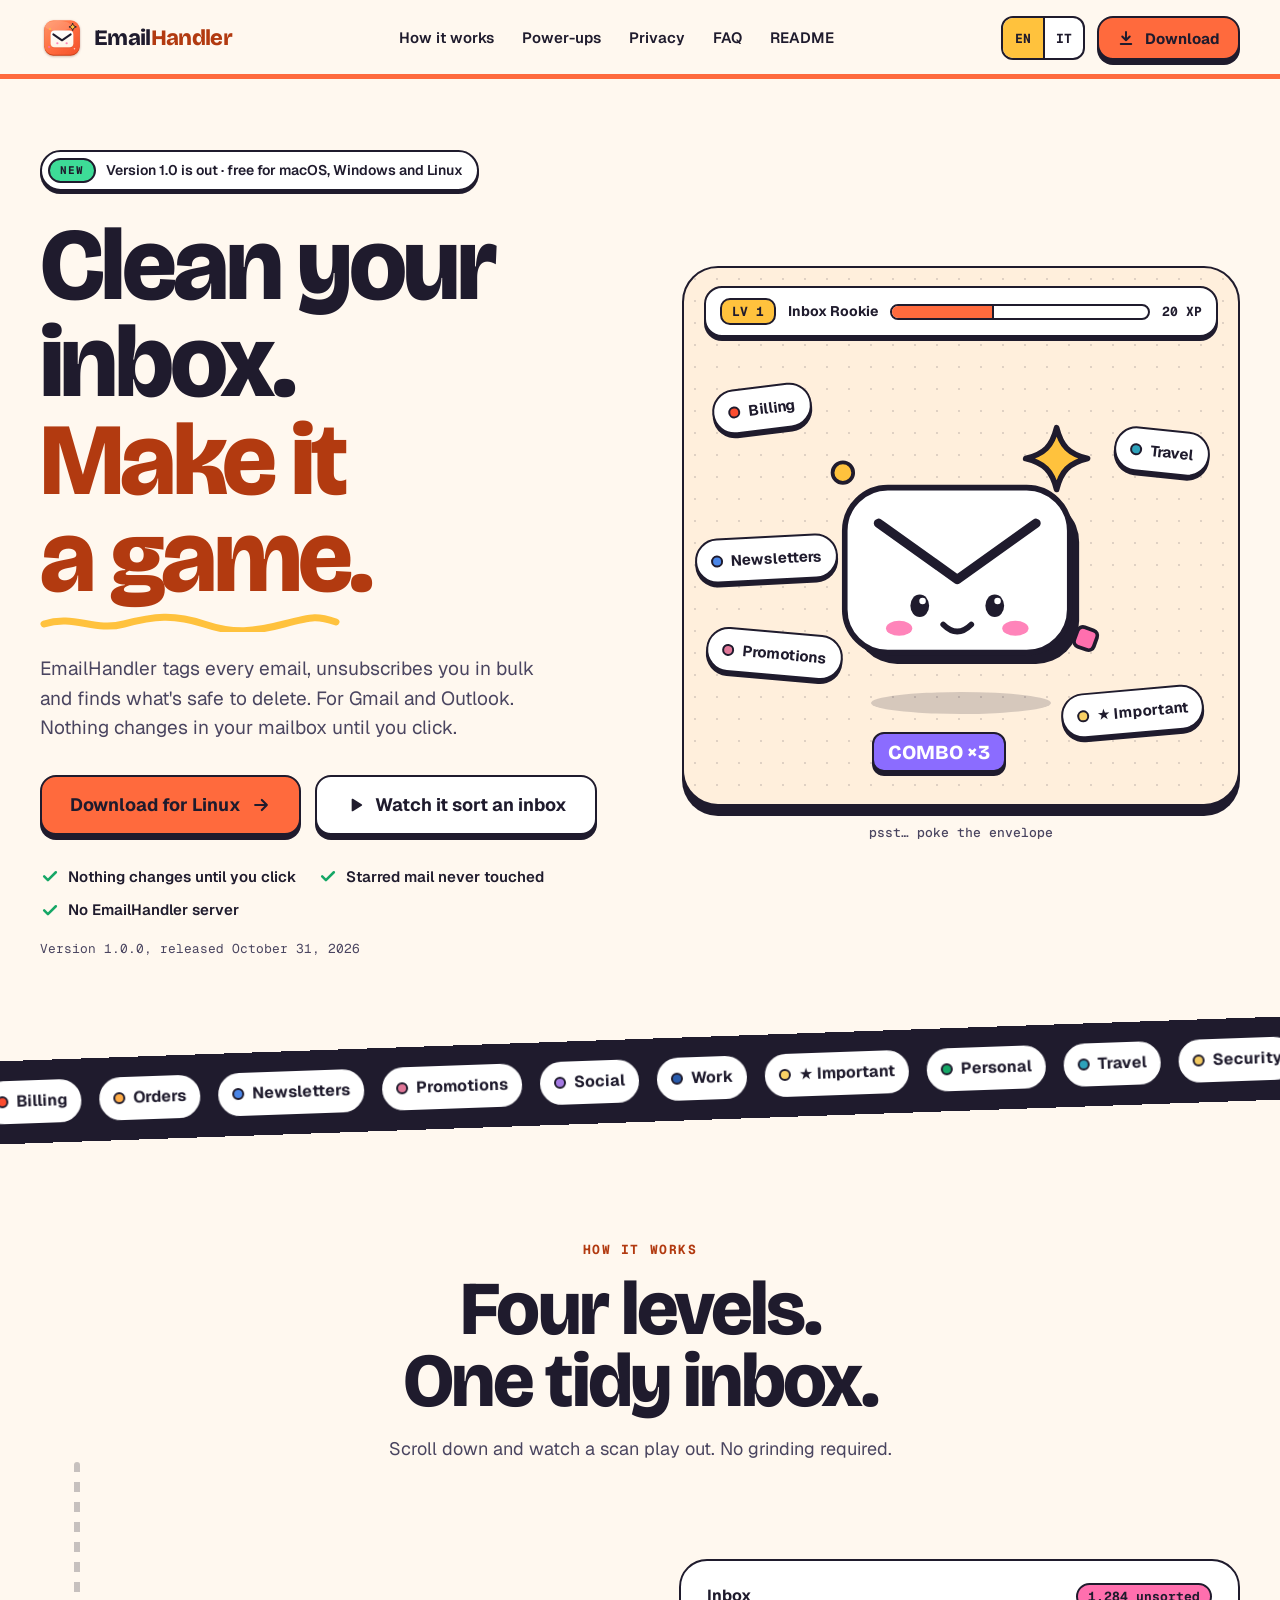
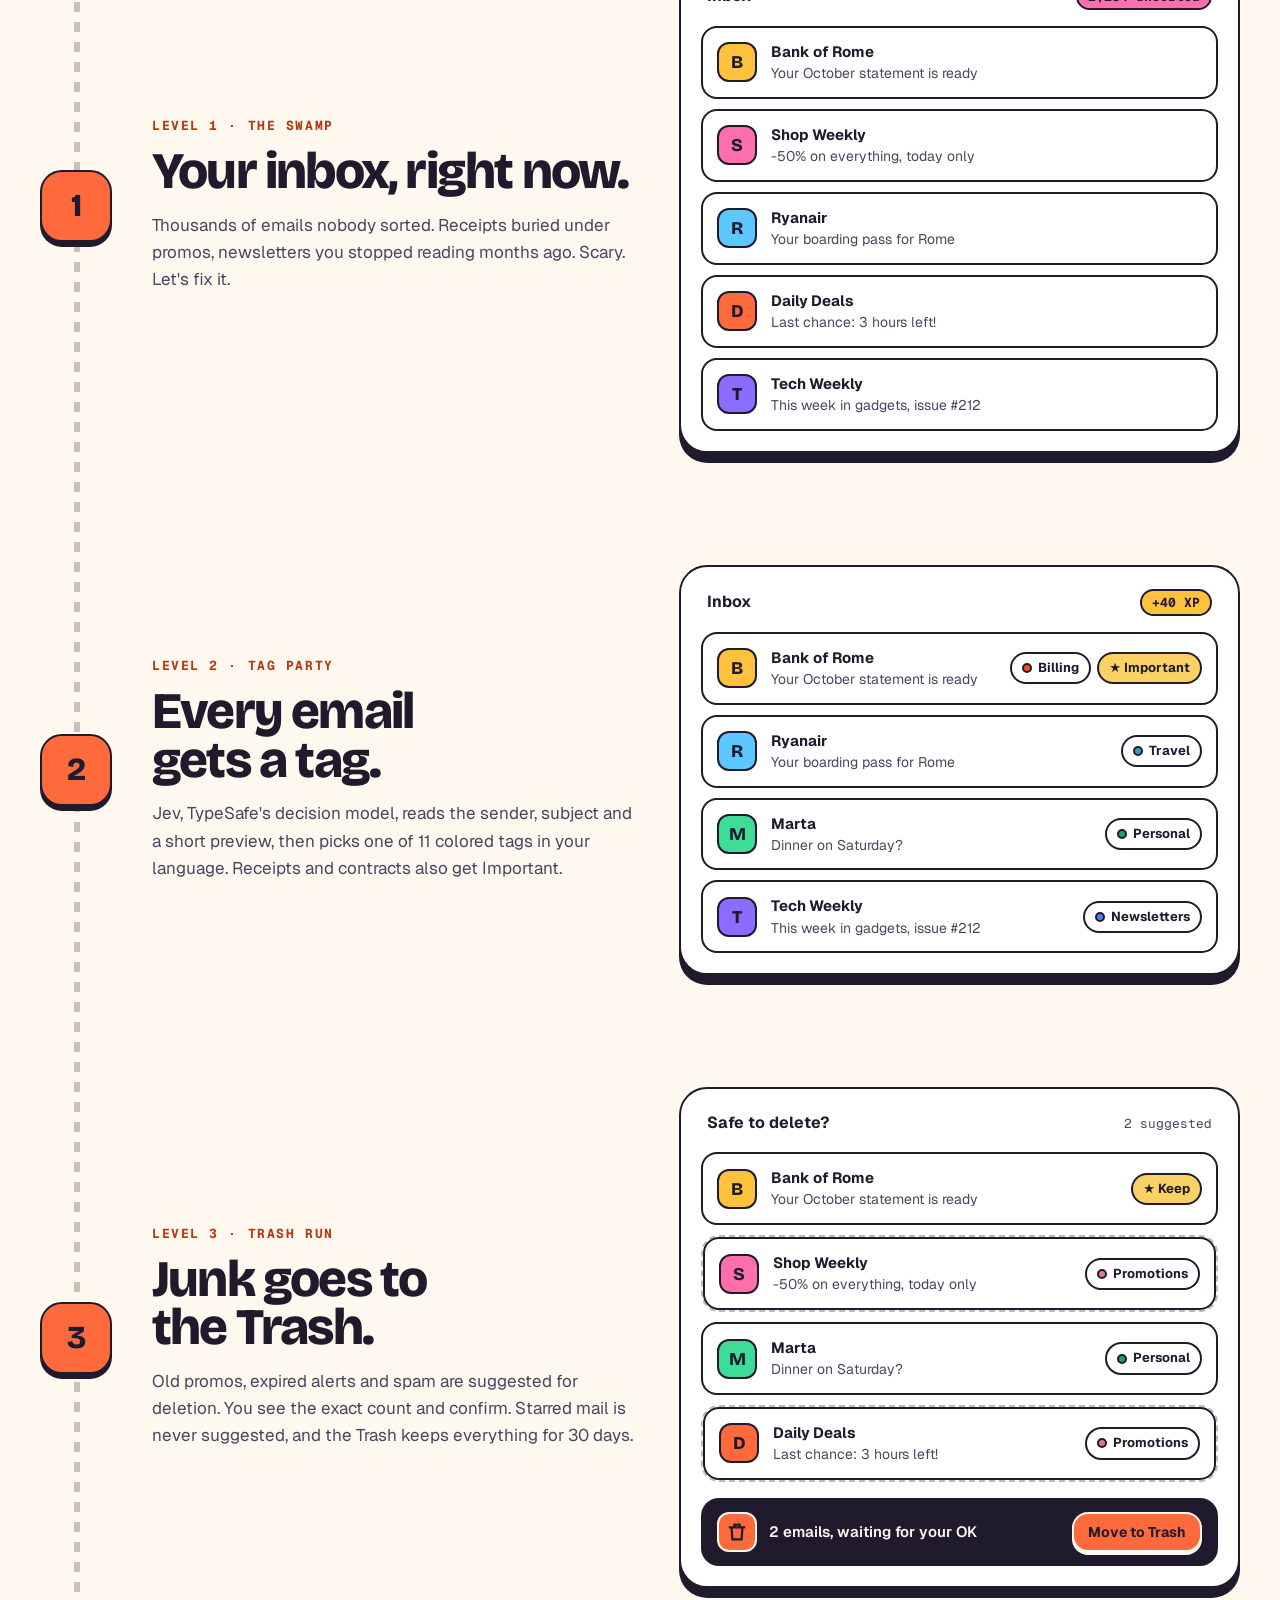
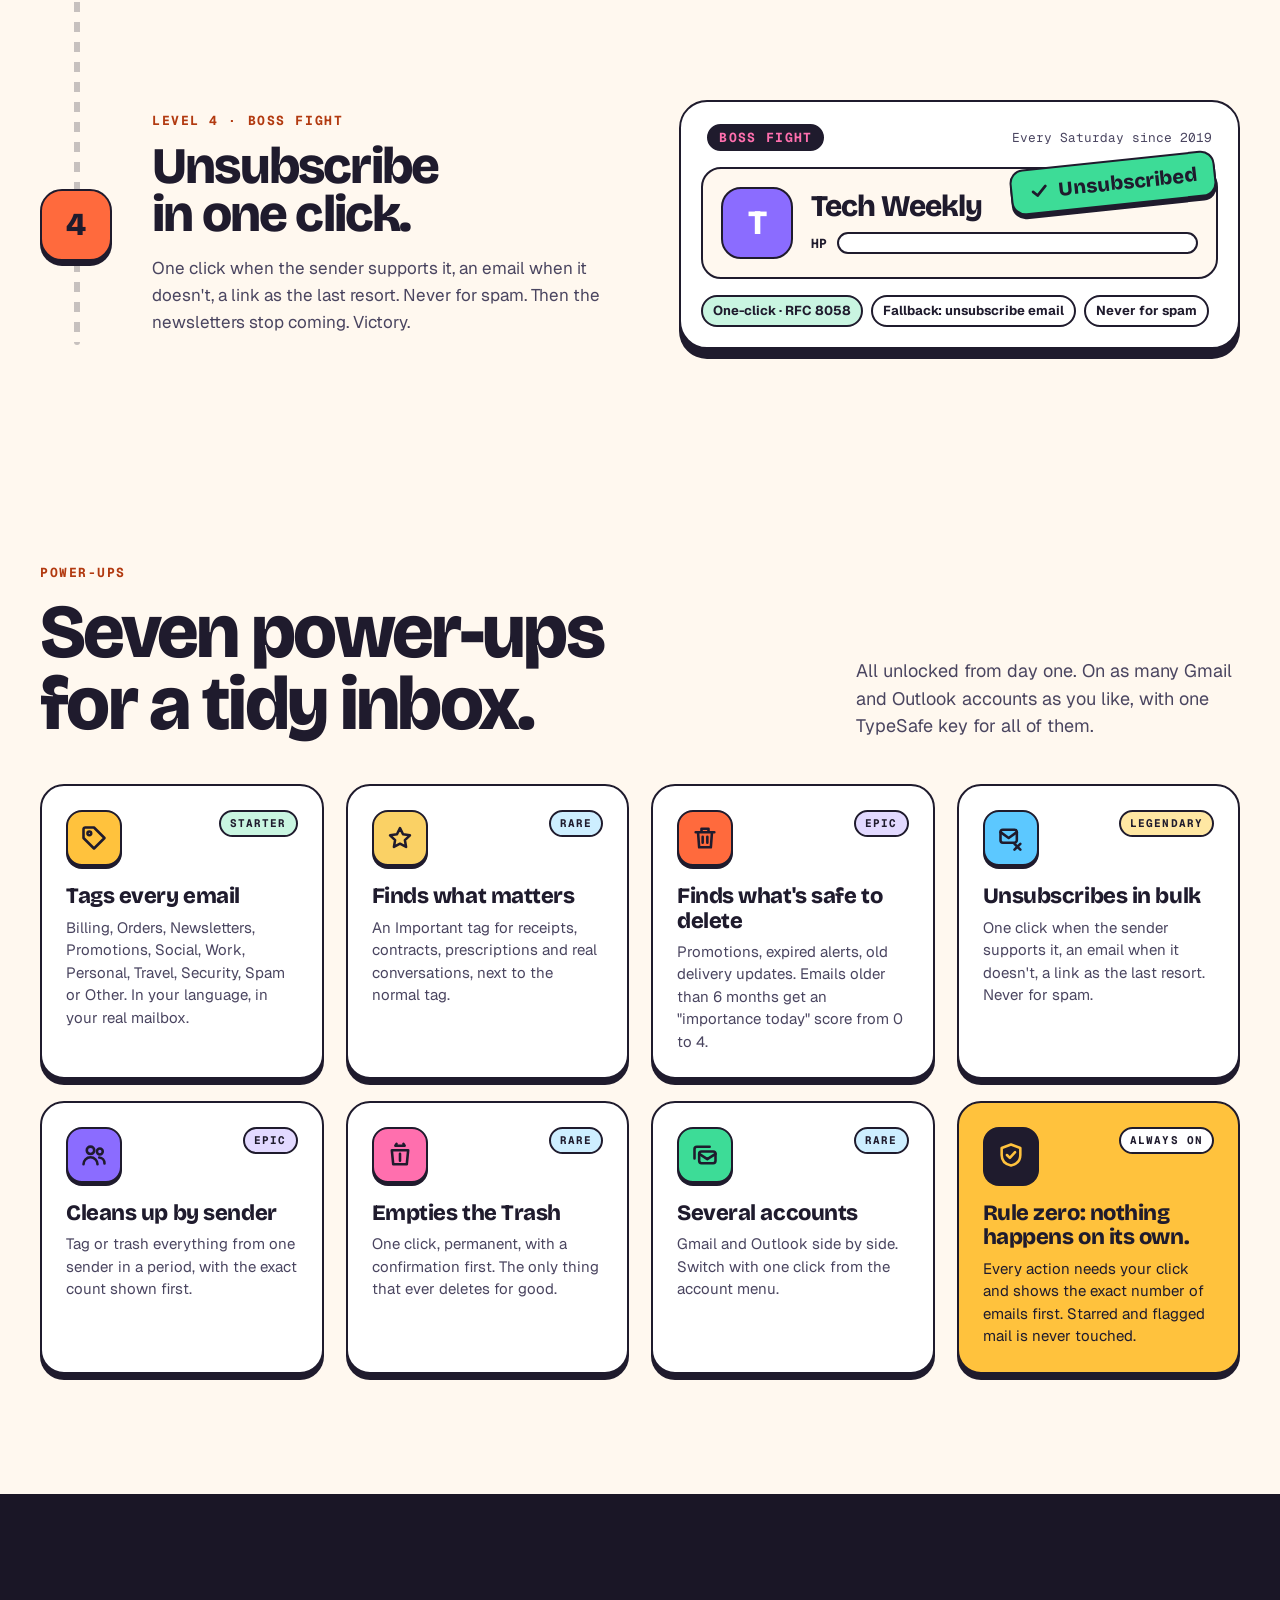
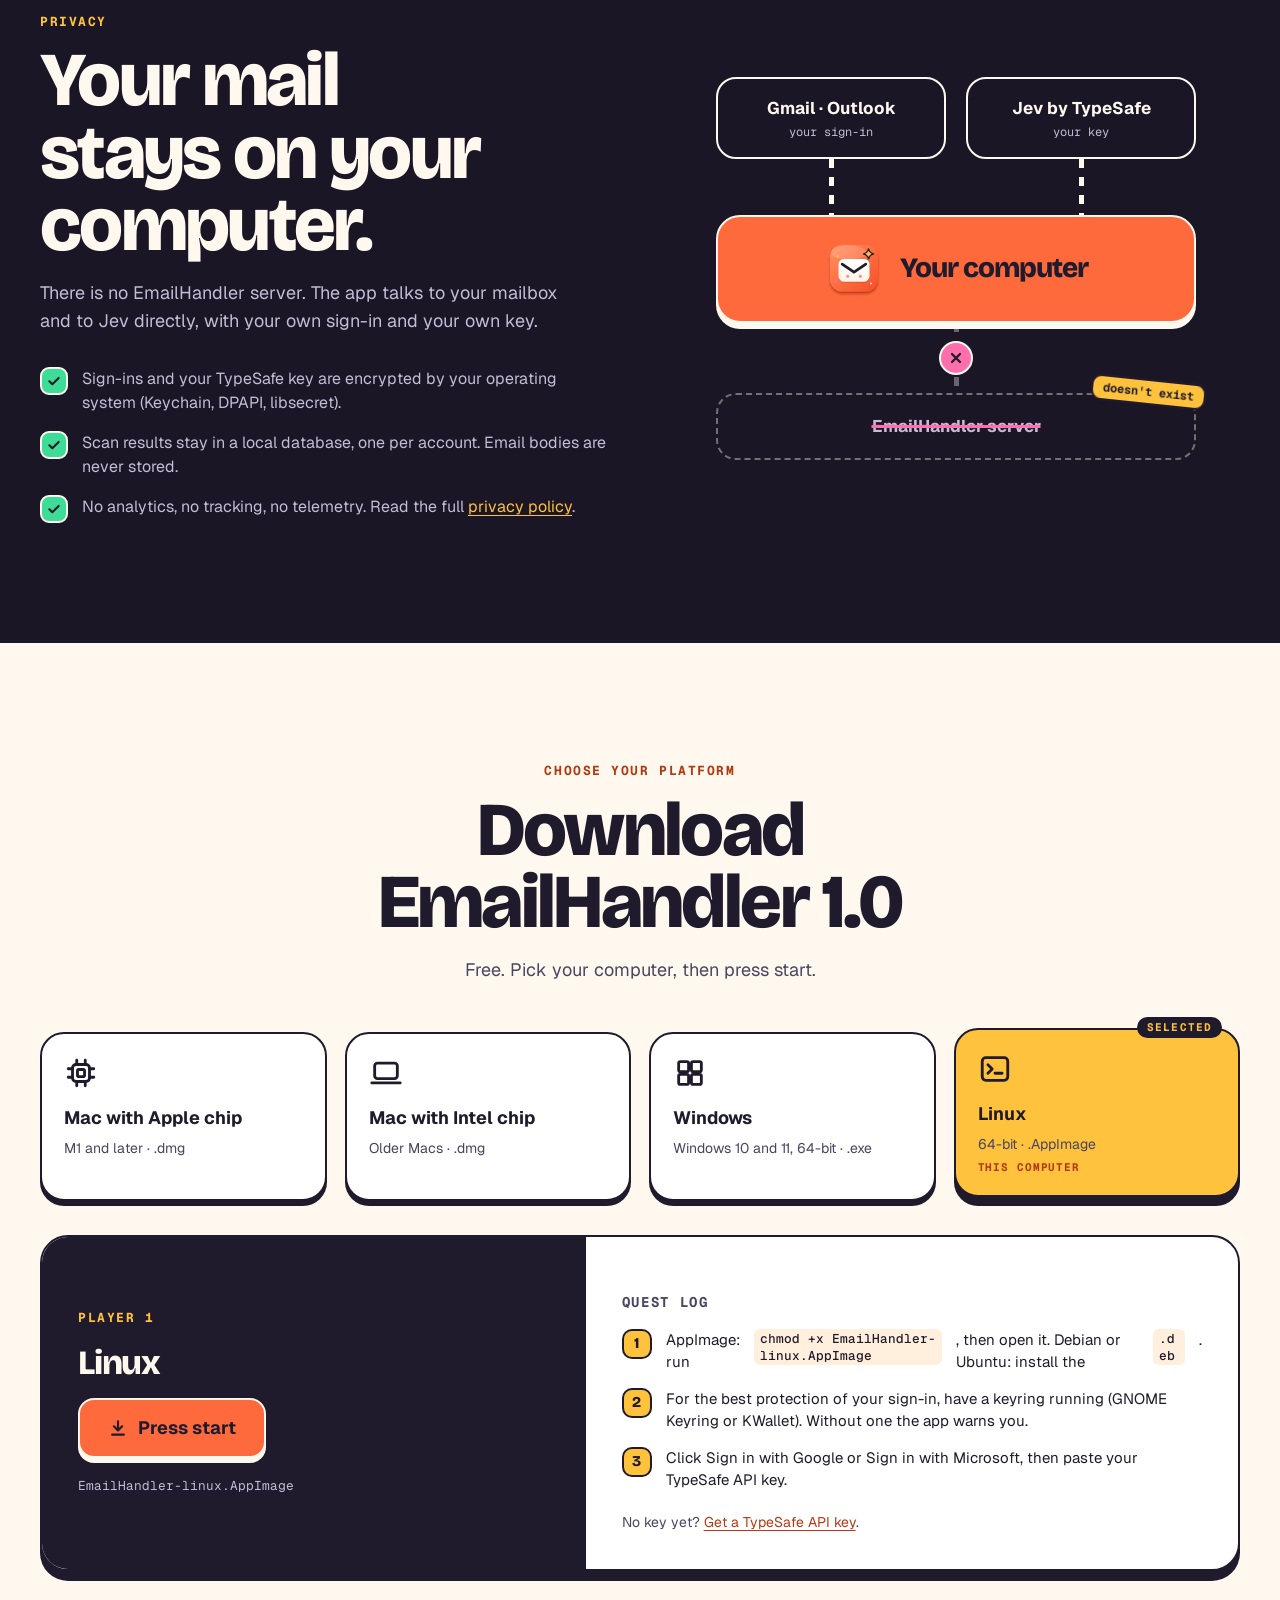
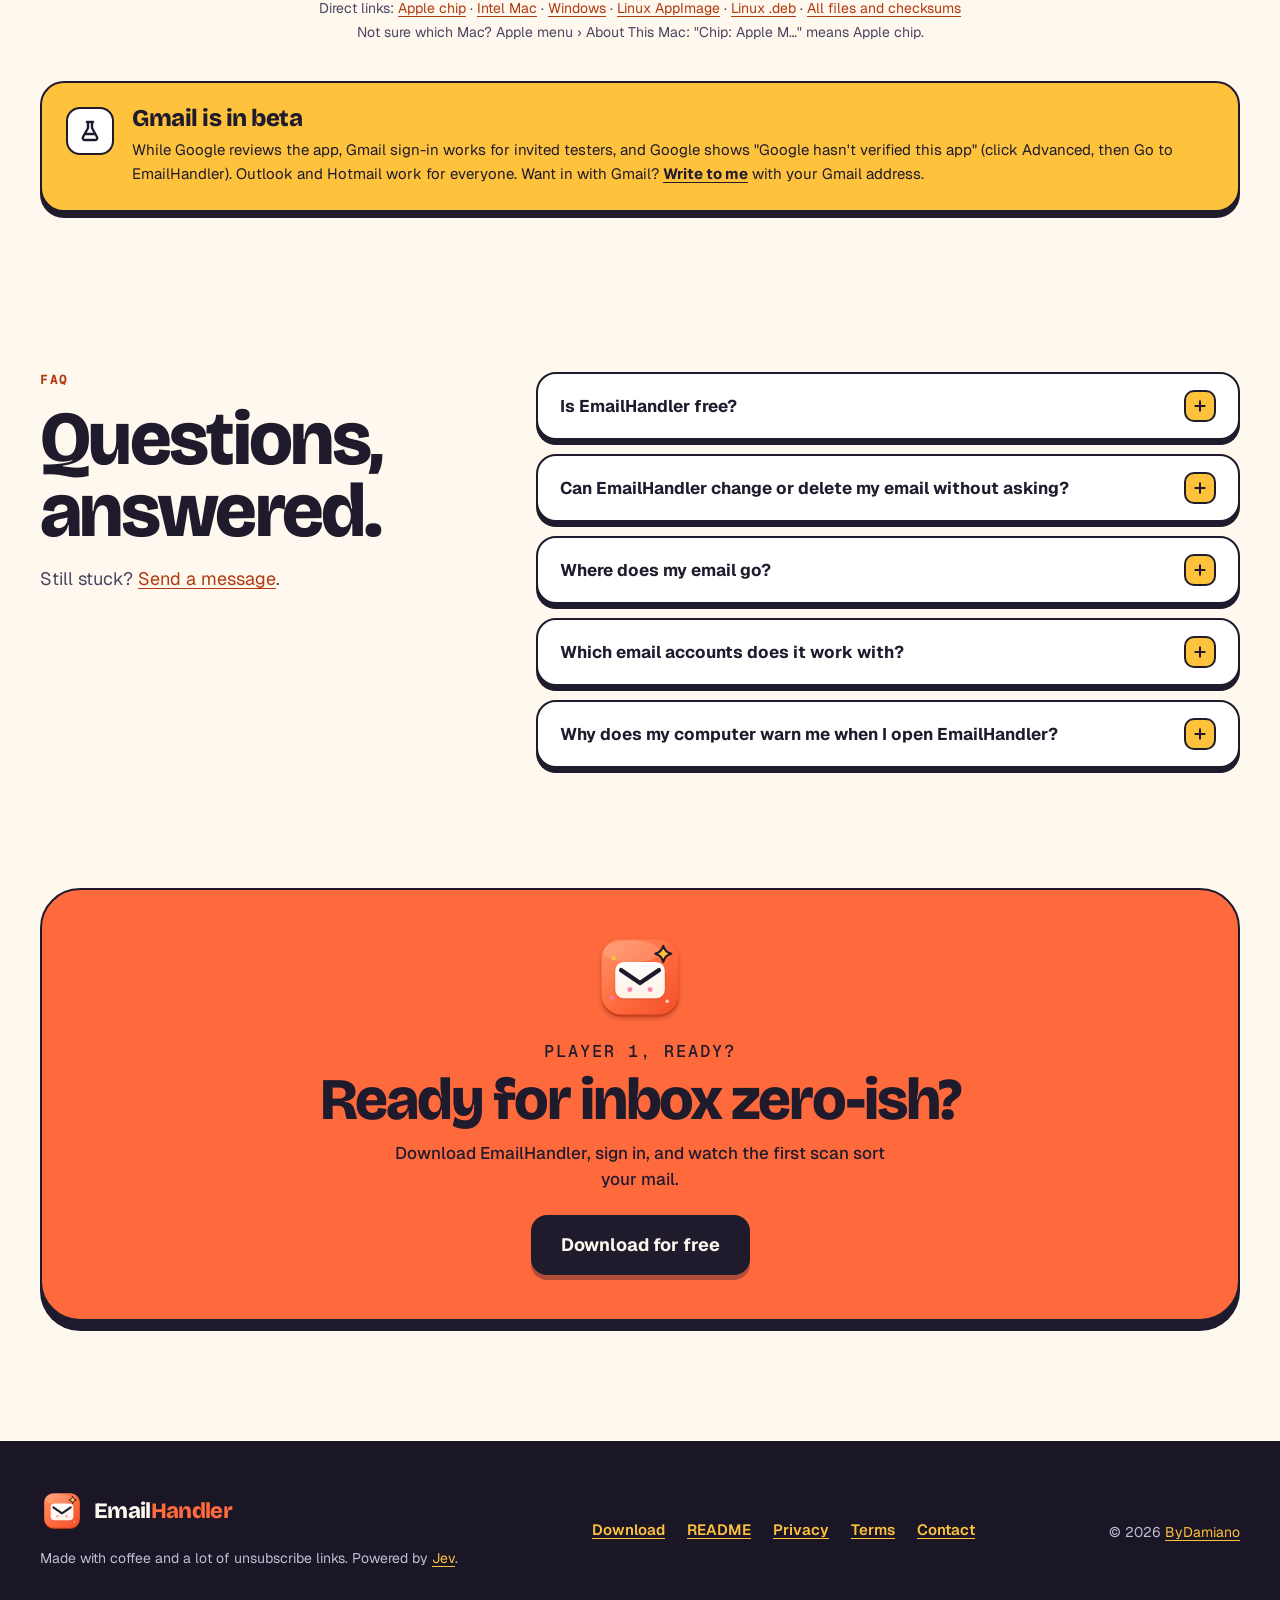
<file: index.html>
<!doctype html>
<html lang="en" data-alt="it/">
  <head>
    <meta charset="utf-8" />
    <meta name="viewport" content="width=device-width, initial-scale=1, viewport-fit=cover" />
    <script src="lang.js"></script>
    <title>EmailHandler: clean your inbox with AI, free desktop app for Gmail and Outlook</title>
    <meta
      name="description"
      content="EmailHandler is a free desktop app for macOS, Windows and Linux that tags every email, unsubscribes you in bulk and finds what's safe to delete. Works with Gmail and Outlook. Your mail stays on your computer."
    />
    <link rel="canonical" href="https://bydamiano.github.io/emailhandler-site/" />
    <link rel="alternate" hreflang="en" href="https://bydamiano.github.io/emailhandler-site/" />
    <link rel="alternate" hreflang="it" href="https://bydamiano.github.io/emailhandler-site/it/" />
    <link rel="alternate" hreflang="x-default" href="https://bydamiano.github.io/emailhandler-site/" />
    <meta name="robots" content="index, follow, max-image-preview:large" />
    <meta name="author" content="ByDamiano" />
    <meta name="application-name" content="EmailHandler" />
    <meta name="theme-color" content="#fff8ef" />

    <meta property="og:type" content="website" />
    <meta property="og:site_name" content="EmailHandler" />
    <meta property="og:title" content="EmailHandler: clean your inbox. Make it a game." />
    <meta
      property="og:description"
      content="AI tags every email, unsubscribes you in bulk and finds what's safe to delete. A free desktop app for Gmail and Outlook."
    />
    <meta property="og:url" content="https://bydamiano.github.io/emailhandler-site/" />
    <meta property="og:image" content="https://bydamiano.github.io/emailhandler-site/assets/og-image.png" />
    <meta property="og:image:width" content="1200" />
    <meta property="og:image:height" content="630" />
    <meta property="og:image:alt" content="EmailHandler: clean your inbox, make it a game. An app window with tagged emails." />
    <meta property="og:locale" content="en_US" />
    <meta name="twitter:card" content="summary_large_image" />
    <meta name="twitter:title" content="EmailHandler: clean your inbox. Make it a game." />
    <meta
      name="twitter:description"
      content="AI tags every email, unsubscribes you in bulk and finds what's safe to delete. Free for macOS, Windows and Linux."
    />
    <meta name="twitter:image" content="https://bydamiano.github.io/emailhandler-site/assets/og-image.png" />

    <link rel="icon" href="assets/icon.svg" type="image/svg+xml" />
    <link rel="icon" href="assets/icon-192.png" type="image/png" sizes="192x192" />
    <link rel="apple-touch-icon" href="assets/apple-touch-icon.png" />

    <link rel="preconnect" href="https://fonts.googleapis.com" />
    <link rel="preconnect" href="https://fonts.gstatic.com" crossorigin />
    <link
      rel="stylesheet"
      href="https://fonts.googleapis.com/css2?family=Bricolage+Grotesque:opsz,wght@12..96,500..800&family=Geist+Mono:wght@400..700&family=Geist:wght@400..700&display=swap"
    />
    <link rel="stylesheet" href="style.css" />

    <script type="application/ld+json">
      {
        "@context": "https://schema.org",
        "@type": "SoftwareApplication",
        "name": "EmailHandler",
        "description": "Free desktop app that tags every email, unsubscribes you in bulk and finds what's safe to delete. Works with Gmail and Outlook; mail stays on your computer.",
        "url": "https://bydamiano.github.io/emailhandler-site/",
        "applicationCategory": "UtilitiesApplication",
        "operatingSystem": "macOS, Windows, Linux",
        "softwareVersion": "1.0.0",
        "datePublished": "2026-10-31",
        "downloadUrl": "https://github.com/bydamiano/emailhandler-site/releases/latest",
        "image": "https://bydamiano.github.io/emailhandler-site/assets/icon-512.png",
        "screenshot": "https://bydamiano.github.io/emailhandler-site/assets/og-image.png",
        "offers": { "@type": "Offer", "price": "0", "priceCurrency": "USD" },
        "author": { "@type": "Person", "name": "ByDamiano", "url": "https://bydamiano.me" }
      }
    </script>
    <script type="application/ld+json">
      {
        "@context": "https://schema.org",
        "@type": "FAQPage",
        "mainEntity": [
          {
            "@type": "Question",
            "name": "Is EmailHandler free?",
            "acceptedAnswer": { "@type": "Answer", "text": "Yes. The app is free. To decide what each email is, it uses Jev, TypeSafe's decision model, with your own TypeSafe API key. TypeSafe bills that usage directly; it costs a fraction of a cent per email." }
          },
          {
            "@type": "Question",
            "name": "Can EmailHandler change or delete my email without asking?",
            "acceptedAnswer": { "@type": "Answer", "text": "No. Scans only read and suggest. Tagging, moving to Trash and unsubscribing happen only after you click, and you see the exact number of emails first. Deleted emails go to Trash; only Empty Trash deletes for good, after a confirmation." }
          },
          {
            "@type": "Question",
            "name": "Where does my email go?",
            "acceptedAnswer": { "@type": "Answer", "text": "The app talks directly to Gmail or Outlook with your own sign-in, and to TypeSafe with your own key. There is no EmailHandler server. Results stay on your computer and sign-ins are encrypted by your operating system." }
          },
          {
            "@type": "Question",
            "name": "Which email accounts does it work with?",
            "acceptedAnswer": { "@type": "Answer", "text": "Gmail and Google Workspace, and Outlook.com, Hotmail, Live, MSN and Microsoft 365. You can connect several accounts." }
          },
          {
            "@type": "Question",
            "name": "Why does my computer warn me when I open EmailHandler?",
            "acceptedAnswer": { "@type": "Answer", "text": "The app is free and isn't signed with a paid Apple or Microsoft certificate. On macOS open System Settings, Privacy & Security, and click Open Anyway. On Windows click More info, then Run anyway. You do it once." }
          }
        ]
      }
    </script>
  </head>
  <body>
    <a class="skip btn btn-go" href="#main">Skip to content</a>

    <header class="site-header">
      <div class="container">
        <a class="brand" href="./" aria-label="EmailHandler home">
          <img src="assets/icon.svg" alt="" width="44" height="44" />
          <span>Email<span class="hot">Handler</span></span>
        </a>
        <nav class="nav" aria-label="Site">
          <a href="#levels">How it works</a>
          <a href="#powerups">Power-ups</a>
          <a href="#privacy">Privacy</a>
          <a href="#faq">FAQ</a>
          <a href="readme.html">README</a>
        </nav>

        <div class="hdr-end">
          <nav class="lang" aria-label="Language">
            <a href="./" hreflang="en" lang="en" data-lang="en" aria-current="true">EN</a>
            <a href="it/" hreflang="it" lang="it" data-lang="it">IT</a>
          </nav>
          <a class="btn btn-go btn-sm" href="#download">
            <svg viewBox="0 0 24 24" width="18" height="18" fill="none" stroke="currentColor" stroke-width="2.6" stroke-linecap="round" stroke-linejoin="round" aria-hidden="true"><path d="M12 4v11M7 10l5 5 5-5M5 20h14" /></svg>
            <span class="label">Download</span>
          </a>
        </div>
      </div>
      <div class="progress" aria-hidden="true"></div>
    </header>

    <main id="main">
      <!-- ===== Hero ===== -->
      <section class="container hero" aria-labelledby="hero-title">
        <div>
          <p class="pill in" style="--d: 0"><span class="badge">NEW</span>Version 1.0 is out · free for macOS, Windows and Linux</p>
          <h1 id="hero-title" class="display">
            <span class="in" style="--d: 1">Clean your inbox.</span>
            <span class="in hot" style="--d: 2">Make it a game.</span>
          </h1>
          <svg class="squiggle in" style="--d: 3" viewBox="0 0 300 20" aria-hidden="true"><path d="M4 12c30-10 50 8 80 0s50-10 80 0 50 8 80 0 34-8 52-2" fill="none" stroke="#ffc23d" stroke-width="7" stroke-linecap="round" /></svg>
          <p class="lead in" style="--d: 3">
            EmailHandler tags every email, unsubscribes you in bulk and finds what's safe to delete. For Gmail and Outlook.
            Nothing changes in your mailbox until you click.
          </p>
          <div class="hero-actions in" style="--d: 4">
            <a class="btn btn-go btn-lg" id="hero-download" href="#download">
              <span id="hero-download-text">Download for free</span>
              <svg viewBox="0 0 24 24" width="20" height="20" fill="none" stroke="currentColor" stroke-width="2.6" stroke-linecap="round" stroke-linejoin="round" aria-hidden="true"><path d="M5 12h14M13 6l6 6-6 6" /></svg>
            </a>
            <a class="btn btn-ghost btn-lg" href="#levels">
              <svg viewBox="0 0 24 24" width="20" height="20" fill="currentColor" aria-hidden="true"><path d="M8 5.5v13a1 1 0 0 0 1.5.86l10.5-6.5a1 1 0 0 0 0-1.72L9.5 4.64A1 1 0 0 0 8 5.5Z" /></svg>
              Watch it sort an inbox
            </a>
          </div>
          <ul class="hero-checks in" style="--d: 5">
            <li class="check"><svg viewBox="0 0 24 24" width="20" height="20" fill="none" stroke="#16a766" stroke-width="3" stroke-linecap="round" stroke-linejoin="round" aria-hidden="true"><path d="M5 12.5l4.5 4.5L19 7.5" /></svg>Nothing changes until you click</li>
            <li class="check"><svg viewBox="0 0 24 24" width="20" height="20" fill="none" stroke="#16a766" stroke-width="3" stroke-linecap="round" stroke-linejoin="round" aria-hidden="true"><path d="M5 12.5l4.5 4.5L19 7.5" /></svg>Starred mail never touched</li>
            <li class="check"><svg viewBox="0 0 24 24" width="20" height="20" fill="none" stroke="#16a766" stroke-width="3" stroke-linecap="round" stroke-linejoin="round" aria-hidden="true"><path d="M5 12.5l4.5 4.5L19 7.5" /></svg>No EmailHandler server</li>
          </ul>
          <p class="meta hero-meta in" style="--d: 6">Version 1.0.0, released October 31, 2026</p>
        </div>

        <div class="parallax">
          <div class="stage in" style="--d: 2">
            <div class="hud">
              <span class="badge" id="hud-level">LV 1</span>
              <span class="hud-name hide-sm" id="hud-name">Inbox Rookie</span>
              <div class="xp-track" aria-hidden="true"><div class="xp-fill" id="hud-fill"></div></div>
              <span class="hud-xp" id="hud-xp">20 XP</span>
            </div>

            <span class="chip" aria-hidden="true" style="top: 22%; left: 5%; --rot: -7deg; animation-delay: -0.4s"><span class="dot" style="--c: #fb4c2f"></span>Billing</span>
            <span class="chip" aria-hidden="true" style="top: 30%; right: 5%; --rot: 6deg; animation-delay: -1.6s"><span class="dot" style="--c: #2da2bb"></span>Travel</span>
            <span class="chip" aria-hidden="true" style="bottom: 24%; left: 4%; --rot: 5deg; animation-delay: -2.4s"><span class="dot" style="--c: #e07798"></span>Promotions</span>
            <span class="chip" aria-hidden="true" style="bottom: 13%; right: 6%; --rot: -5deg; animation-delay: -1s"><span class="dot" style="--c: #fad165"></span>★ Important</span>
            <span class="chip hide-sm" aria-hidden="true" style="top: 50%; left: 2%; --rot: -3deg; animation-delay: -3s"><span class="dot" style="--c: #4a86e8"></span>Newsletters</span>
            <span class="combo" aria-hidden="true">COMBO ×3</span>

            <div class="mascot-shadow" aria-hidden="true"></div>
            <button type="button" class="poke" id="poke" aria-label="Poke the envelope to earn 10 XP">
              <svg class="float" viewBox="0 0 320 300" width="100%" aria-hidden="true">
                <path class="spark" d="M262 22c5 20 13 28 33 33-20 5-28 13-33 33-5-20-13-28-33-33 20-5 28-13 33-33Z" fill="#ffc23d" stroke="#1f1b2d" stroke-width="6" stroke-linejoin="round" />
                <circle cx="34" cy="70" r="11" fill="#ffc23d" stroke="#1f1b2d" stroke-width="4" />
                <rect x="282" y="236" width="22" height="22" rx="6" transform="rotate(20 293 247)" fill="#ff6fae" stroke="#1f1b2d" stroke-width="4" />
                <rect x="46" y="98" width="240" height="176" rx="46" fill="#1f1b2d" />
                <rect x="36" y="86" width="240" height="176" rx="46" fill="#ffffff" stroke="#1f1b2d" stroke-width="6" />
                <path d="M72 124 156 184 240 124" fill="none" stroke="#1f1b2d" stroke-width="10" stroke-linecap="round" stroke-linejoin="round" />
                <g class="eye"><ellipse cx="116" cy="212" rx="10" ry="12" fill="#1f1b2d" /><circle cx="119" cy="207" r="3.5" fill="#ffffff" /></g>
                <g class="eye"><ellipse cx="196" cy="212" rx="10" ry="12" fill="#1f1b2d" /><circle cx="199" cy="207" r="3.5" fill="#ffffff" /></g>
                <ellipse cx="94" cy="236" rx="14" ry="8" fill="#ff6fae" opacity="0.85" />
                <ellipse cx="218" cy="236" rx="14" ry="8" fill="#ff6fae" opacity="0.85" />
                <path d="M141 232q15 15 30 0" fill="none" stroke="#1f1b2d" stroke-width="6" stroke-linecap="round" />
              </svg>
            </button>
            <span class="xp-pop" id="xp-pop" aria-hidden="true">+10 XP</span>
            <span class="lvup" id="lvup" role="status"></span>
          </div>
          <p class="poke-hint">psst… poke the envelope</p>
        </div>
      </section>

      <!-- ===== Tag marquee ===== -->
      <div class="band" aria-hidden="true">
        <div class="band-track">
          <span class="chip"><span class="dot" style="--c: #fb4c2f"></span>Billing</span>
          <span class="chip"><span class="dot" style="--c: #ffad47"></span>Orders</span>
          <span class="chip"><span class="dot" style="--c: #4a86e8"></span>Newsletters</span>
          <span class="chip"><span class="dot" style="--c: #e07798"></span>Promotions</span>
          <span class="chip"><span class="dot" style="--c: #a479e2"></span>Social</span>
          <span class="chip"><span class="dot" style="--c: #285bac"></span>Work</span>
          <span class="chip"><span class="dot" style="--c: #fad165"></span>★ Important</span>
          <span class="chip"><span class="dot" style="--c: #16a766"></span>Personal</span>
          <span class="chip"><span class="dot" style="--c: #2da2bb"></span>Travel</span>
          <span class="chip"><span class="dot" style="--c: #f2c960"></span>Security</span>
          <span class="chip"><span class="dot" style="--c: #822111"></span>Spam &amp; scams</span>
          <span class="chip"><span class="dot" style="--c: #999999"></span>Other</span>
          <!-- second copy: the loop scrolls by exactly half its width -->
          <span class="chip"><span class="dot" style="--c: #fb4c2f"></span>Billing</span>
          <span class="chip"><span class="dot" style="--c: #ffad47"></span>Orders</span>
          <span class="chip"><span class="dot" style="--c: #4a86e8"></span>Newsletters</span>
          <span class="chip"><span class="dot" style="--c: #e07798"></span>Promotions</span>
          <span class="chip"><span class="dot" style="--c: #a479e2"></span>Social</span>
          <span class="chip"><span class="dot" style="--c: #285bac"></span>Work</span>
          <span class="chip"><span class="dot" style="--c: #fad165"></span>★ Important</span>
          <span class="chip"><span class="dot" style="--c: #16a766"></span>Personal</span>
          <span class="chip"><span class="dot" style="--c: #2da2bb"></span>Travel</span>
          <span class="chip"><span class="dot" style="--c: #f2c960"></span>Security</span>
          <span class="chip"><span class="dot" style="--c: #822111"></span>Spam &amp; scams</span>
          <span class="chip"><span class="dot" style="--c: #999999"></span>Other</span>
        </div>
      </div>

      <!-- ===== Levels ===== -->
      <section id="levels" class="container levels" aria-labelledby="levels-title">
        <div class="section-head sr">
          <p class="eyebrow">How it works</p>
          <h2 id="levels-title" class="display">Four levels. One tidy inbox.</h2>
          <p class="lead">Scroll down and watch a scan play out. No grinding required.</p>
        </div>

        <div class="track-line" aria-hidden="true"><div class="track-fill"></div></div>

        <div class="lv l1">
          <div class="lv-node" aria-hidden="true">1</div>
          <div class="lv-text sr">
            <p class="eyebrow">Level 1 · The swamp</p>
            <h3 class="display">Your inbox, right now.</h3>
            <p>Thousands of emails nobody sorted. Receipts buried under promos, newsletters you stopped reading months ago. Scary. Let's fix it.</p>
          </div>
          <div class="vis" role="img" aria-label="A messy inbox: five unsorted emails piled at odd angles, with an unread counter.">
            <div class="vis-top"><strong>Inbox</strong><span class="badge pulse" style="background: #ff6fae">1,284 unsorted</span></div>
            <div class="mail">
              <div class="mrow mess" style="--tx: -30px; --ty: 10px; --r: -6deg"><span class="av" style="--c: #ffc23d">B</span><div><div class="who">Bank of Rome</div><div class="subj">Your October statement is ready</div></div></div>
              <div class="mrow mess" style="--tx: 40px; --ty: -6px; --r: 5deg"><span class="av" style="--c: #ff6fae">S</span><div><div class="who">Shop Weekly</div><div class="subj">-50% on everything, today only</div></div></div>
              <div class="mrow mess" style="--tx: -14px; --ty: 4px; --r: -3deg"><span class="av" style="--c: #5cc8ff">R</span><div><div class="who">Ryanair</div><div class="subj">Your boarding pass for Rome</div></div></div>
              <div class="mrow mess" style="--tx: 26px; --ty: -10px; --r: 7deg"><span class="av" style="--c: #ff6a3d">D</span><div><div class="who">Daily Deals</div><div class="subj">Last chance: 3 hours left!</div></div></div>
              <div class="mrow mess" style="--tx: -36px; --ty: 0px; --r: -5deg"><span class="av" style="--c: #8b6cff">T</span><div><div class="who">Tech Weekly</div><div class="subj">This week in gadgets, issue #212</div></div></div>
            </div>
          </div>
        </div>

        <div class="lv l2">
          <div class="lv-node" aria-hidden="true">2</div>
          <div class="lv-text sr">
            <p class="eyebrow">Level 2 · Tag party</p>
            <h3 class="display">Every email gets a tag.</h3>
            <p>Jev, TypeSafe's decision model, reads the sender, subject and a short preview, then picks one of 11 colored tags in your language. Receipts and contracts also get Important.</p>
          </div>
          <div class="vis" role="img" aria-label="Four emails get stamped with colored tags: Billing and Important, Travel, Personal, Newsletters.">
            <div class="vis-top"><strong>Inbox</strong><span class="badge" style="background: #ffc23d">+40 XP</span></div>
            <div class="mail">
              <div class="mrow"><span class="av" style="--c: #ffc23d">B</span><div><div class="who">Bank of Rome</div><div class="subj">Your October statement is ready</div></div><span class="tags"><span class="tag stamp" style="--i: 0"><span class="dot" style="--c: #fb4c2f"></span>Billing</span><span class="tag stamp" style="--i: 1; background: #fad165">★ Important</span></span></div>
              <div class="mrow"><span class="av" style="--c: #5cc8ff">R</span><div><div class="who">Ryanair</div><div class="subj">Your boarding pass for Rome</div></div><span class="tag stamp" style="--i: 2"><span class="dot" style="--c: #2da2bb"></span>Travel</span></div>
              <div class="mrow"><span class="av" style="--c: #3ddc97">M</span><div><div class="who">Marta</div><div class="subj">Dinner on Saturday?</div></div><span class="tag stamp" style="--i: 3"><span class="dot" style="--c: #16a766"></span>Personal</span></div>
              <div class="mrow"><span class="av" style="--c: #8b6cff">T</span><div><div class="who">Tech Weekly</div><div class="subj">This week in gadgets, issue #212</div></div><span class="tag stamp" style="--i: 4"><span class="dot" style="--c: #4a86e8"></span>Newsletters</span></div>
            </div>
          </div>
        </div>

        <div class="lv l3">
          <div class="lv-node" aria-hidden="true">3</div>
          <div class="lv-text sr">
            <p class="eyebrow">Level 3 · Trash run</p>
            <h3 class="display">Junk goes to the Trash.</h3>
            <p>Old promos, expired alerts and spam are suggested for deletion. You see the exact count and confirm. Starred mail is never suggested, and the Trash keeps everything for 30 days.</p>
          </div>
          <div class="vis" role="img" aria-label="Two promotional emails slide into the Trash; a counter says 2 emails are waiting for your OK.">
            <div class="vis-top"><strong>Safe to delete?</strong><span class="meta">2 suggested</span></div>
            <div class="mail">
              <div class="mrow"><span class="av" style="--c: #ffc23d">B</span><div><div class="who">Bank of Rome</div><div class="subj">Your October statement is ready</div></div><span class="tag" style="background: #fad165">★ Keep</span></div>
              <div class="slot"><div class="mrow junk"><span class="av" style="--c: #ff6fae">S</span><div><div class="who">Shop Weekly</div><div class="subj">-50% on everything, today only</div></div><span class="tag"><span class="dot" style="--c: #e07798"></span>Promotions</span></div></div>
              <div class="mrow"><span class="av" style="--c: #3ddc97">M</span><div><div class="who">Marta</div><div class="subj">Dinner on Saturday?</div></div><span class="tag"><span class="dot" style="--c: #16a766"></span>Personal</span></div>
              <div class="slot"><div class="mrow junk"><span class="av" style="--c: #ff6a3d">D</span><div><div class="who">Daily Deals</div><div class="subj">Last chance: 3 hours left!</div></div><span class="tag"><span class="dot" style="--c: #e07798"></span>Promotions</span></div></div>
            </div>
            <div class="trash-bar">
              <span><span class="bin"><svg viewBox="0 0 24 24" width="22" height="22" fill="none" stroke="#1f1b2d" stroke-width="2.4" stroke-linecap="round" stroke-linejoin="round" aria-hidden="true"><path d="M4 7h16M9 7V4h6v3M6 7l1 13h10l1-13" /></svg></span>2 emails, waiting for your OK</span>
              <span class="btn btn-go">Move to Trash</span>
            </div>
          </div>
        </div>

        <div class="lv l4">
          <div class="lv-node" aria-hidden="true">4</div>
          <div class="lv-text sr">
            <p class="eyebrow">Level 4 · Boss fight</p>
            <h3 class="display">Unsubscribe in one click.</h3>
            <p>One click when the sender supports it, an email when it doesn't, a link as the last resort. Never for spam. Then the newsletters stop coming. Victory.</p>
          </div>
          <div class="vis" role="img" aria-label="Boss fight: the newsletter Tech Weekly loses all its HP and gets stamped Unsubscribed.">
            <div class="boss">
              <div class="vis-top">
                <span class="badge" style="background: #1f1b2d; color: #ff6fae; letter-spacing: 0.1em">BOSS FIGHT</span>
                <span class="meta">Every Saturday since 2019</span>
              </div>
              <div class="boss-card">
                <span class="av" style="--c: #8b6cff">T</span>
                <div style="flex: 1; min-width: 0">
                  <div class="display">Tech Weekly</div>
                  <div class="hp-row">HP <div class="hp"><div class="hp-fill"></div></div></div>
                </div>
              </div>
            </div>
            <span class="ko"><svg viewBox="0 0 24 24" width="22" height="22" fill="none" stroke="#1f1b2d" stroke-width="3" stroke-linecap="round" stroke-linejoin="round" aria-hidden="true"><path d="M5 12.5l4.5 4.5L19 7.5" /></svg>Unsubscribed</span>
            <div class="vis-foot">
              <span class="tag" style="background: #c9f5e1">One-click · RFC 8058</span>
              <span class="tag">Fallback: unsubscribe email</span>
              <span class="tag">Never for spam</span>
            </div>
          </div>
        </div>
      </section>

      <!-- ===== Power-ups ===== -->
      <section id="powerups" class="container powerups" aria-labelledby="pu-title">
        <div class="split-head sr">
          <div>
            <p class="eyebrow">Power-ups</p>
            <h2 id="pu-title" class="display">Seven power-ups for a tidy inbox.</h2>
          </div>
          <p class="lead">All unlocked from day one. On as many Gmail and Outlook accounts as you like, with one TypeSafe key for all of them.</p>
        </div>
        <ul class="pu-grid">
          <li class="pu" style="--i: 0">
            <div class="pu-card">
              <div class="pu-top"><span class="tile" style="--c: #ffc23d"><svg viewBox="0 0 24 24" width="28" height="28" fill="none" stroke="#1f1b2d" stroke-width="2.2" stroke-linecap="round" stroke-linejoin="round" aria-hidden="true"><path d="M3 12V4.5A1.5 1.5 0 0 1 4.5 3H12l9 9-9 9-9-9Z" /><circle cx="8" cy="8" r="1.6" /></svg></span><span class="rar" style="--c: #c9f5e1">Starter</span></div>
              <h3>Tags every email</h3>
              <p>Billing, Orders, Newsletters, Promotions, Social, Work, Personal, Travel, Security, Spam or Other. In your language, in your real mailbox.</p>
            </div>
          </li>
          <li class="pu" style="--i: 1">
            <div class="pu-card">
              <div class="pu-top"><span class="tile" style="--c: #fad165"><svg viewBox="0 0 24 24" width="28" height="28" fill="none" stroke="#1f1b2d" stroke-width="2.2" stroke-linecap="round" stroke-linejoin="round" aria-hidden="true"><path d="M12 3.5l2.6 5.3 5.9.9-4.3 4.1 1 5.8-5.2-2.7-5.2 2.7 1-5.8-4.3-4.1 5.9-.9Z" /></svg></span><span class="rar" style="--c: #cdeeff">Rare</span></div>
              <h3>Finds what matters</h3>
              <p>An Important tag for receipts, contracts, prescriptions and real conversations, next to the normal tag.</p>
            </div>
          </li>
          <li class="pu" style="--i: 2">
            <div class="pu-card">
              <div class="pu-top"><span class="tile" style="--c: #ff6a3d"><svg viewBox="0 0 24 24" width="28" height="28" fill="none" stroke="#1f1b2d" stroke-width="2.2" stroke-linecap="round" stroke-linejoin="round" aria-hidden="true"><path d="M4 7h16M9 7V4h6v3M6 7l1 13h10l1-13M10 11v5M14 11v5" /></svg></span><span class="rar" style="--c: #e2d9ff">Epic</span></div>
              <h3>Finds what's safe to delete</h3>
              <p>Promotions, expired alerts, old delivery updates. Emails older than 6 months get an "importance today" score from 0 to 4.</p>
            </div>
          </li>
          <li class="pu" style="--i: 3">
            <div class="pu-card">
              <div class="pu-top"><span class="tile" style="--c: #5cc8ff"><svg viewBox="0 0 24 24" width="28" height="28" fill="none" stroke="#1f1b2d" stroke-width="2.2" stroke-linecap="round" stroke-linejoin="round" aria-hidden="true"><rect x="3" y="5" width="14" height="11" rx="2" /><path d="M3 7l7 5 7-5M15 17l5 5M20 17l-5 5" /></svg></span><span class="rar" style="--c: #ffe7a3">Legendary</span></div>
              <h3>Unsubscribes in bulk</h3>
              <p>One click when the sender supports it, an email when it doesn't, a link as the last resort. Never for spam.</p>
            </div>
          </li>
          <li class="pu" style="--i: 4">
            <div class="pu-card">
              <div class="pu-top"><span class="tile" style="--c: #8b6cff"><svg viewBox="0 0 24 24" width="28" height="28" fill="none" stroke="#1f1b2d" stroke-width="2.2" stroke-linecap="round" stroke-linejoin="round" aria-hidden="true"><circle cx="9" cy="8" r="3.2" /><path d="M3 20c0-3.3 2.7-6 6-6s6 2.7 6 6" /><circle cx="17" cy="9" r="2.5" /><path d="M16.5 14.2c2.7.2 4.5 2.4 4.5 5" /></svg></span><span class="rar" style="--c: #e2d9ff">Epic</span></div>
              <h3>Cleans up by sender</h3>
              <p>Tag or trash everything from one sender in a period, with the exact count shown first.</p>
            </div>
          </li>
          <li class="pu" style="--i: 5">
            <div class="pu-card">
              <div class="pu-top"><span class="tile" style="--c: #ff6fae"><svg viewBox="0 0 24 24" width="28" height="28" fill="none" stroke="#1f1b2d" stroke-width="2.2" stroke-linecap="round" stroke-linejoin="round" aria-hidden="true"><path d="M5 8h14l-1.2 12H6.2Z" /><path d="M9 4h6M12 11v6M15 2.5l1 1.5M9 2.5 8 4" /></svg></span><span class="rar" style="--c: #cdeeff">Rare</span></div>
              <h3>Empties the Trash</h3>
              <p>One click, permanent, with a confirmation first. The only thing that ever deletes for good.</p>
            </div>
          </li>
          <li class="pu" style="--i: 6">
            <div class="pu-card">
              <div class="pu-top"><span class="tile" style="--c: #3ddc97"><svg viewBox="0 0 24 24" width="28" height="28" fill="none" stroke="#1f1b2d" stroke-width="2.2" stroke-linecap="round" stroke-linejoin="round" aria-hidden="true"><rect x="7" y="9" width="14" height="10" rx="2" /><path d="M7 11l7 4.5 7-4.5M3 15V7a2 2 0 0 1 2-2h11" /></svg></span><span class="rar" style="--c: #cdeeff">Rare</span></div>
              <h3>Several accounts</h3>
              <p>Gmail and Outlook side by side. Switch with one click from the account menu.</p>
            </div>
          </li>
          <li class="pu" style="--i: 7">
            <div class="pu-card gold">
              <div class="pu-top"><span class="tile" style="--c: #1f1b2d"><svg viewBox="0 0 24 24" width="28" height="28" fill="none" stroke="#ffc23d" stroke-width="2.2" stroke-linecap="round" stroke-linejoin="round" aria-hidden="true"><path d="M12 3l8 3v6c0 5-3.5 8-8 9-4.5-1-8-4-8-9V6Z" /><path d="M8.5 12l2.5 2.5 4.5-5" /></svg></span><span class="rar" style="--c: #ffffff">Always on</span></div>
              <h3>Rule zero: nothing happens on its own.</h3>
              <p>Every action needs your click and shows the exact number of emails first. Starred and flagged mail is never touched.</p>
            </div>
          </li>
        </ul>
      </section>

      <!-- ===== Privacy ===== -->
      <section id="privacy" class="night privacy" aria-labelledby="privacy-title">
        <div class="container">
          <div class="sr">
            <p class="eyebrow">Privacy</p>
            <h2 id="privacy-title" class="display">Your mail stays on your computer.</h2>
            <p class="lead">There is no EmailHandler server. The app talks to your mailbox and to Jev directly, with your own sign-in and your own key.</p>
            <ul class="checks">
              <li><span class="chk-i"><svg viewBox="0 0 24 24" width="16" height="16" fill="none" stroke="#1f1b2d" stroke-width="3.2" stroke-linecap="round" stroke-linejoin="round" aria-hidden="true"><path d="M5 12.5l4.5 4.5L19 7.5" /></svg></span>Sign-ins and your TypeSafe key are encrypted by your operating system (Keychain, DPAPI, libsecret).</li>
              <li><span class="chk-i"><svg viewBox="0 0 24 24" width="16" height="16" fill="none" stroke="#1f1b2d" stroke-width="3.2" stroke-linecap="round" stroke-linejoin="round" aria-hidden="true"><path d="M5 12.5l4.5 4.5L19 7.5" /></svg></span>Scan results stay in a local database, one per account. Email bodies are never stored.</li>
              <li><span class="chk-i"><svg viewBox="0 0 24 24" width="16" height="16" fill="none" stroke="#1f1b2d" stroke-width="3.2" stroke-linecap="round" stroke-linejoin="round" aria-hidden="true"><path d="M5 12.5l4.5 4.5L19 7.5" /></svg></span><span>No analytics, no tracking, no telemetry. Read the full <a href="privacy.html">privacy policy</a>.</span></li>
            </ul>
          </div>

          <div class="flow sr" role="img" aria-label="Your computer talks directly to Gmail or Outlook and to Jev by TypeSafe. There is no EmailHandler server in between.">
            <div class="flow-row">
              <div class="nbox">Gmail · Outlook<small>your sign-in</small></div>
              <div class="nbox">Jev by TypeSafe<small>your key</small></div>
            </div>
            <div class="flow-row"><div class="wire"></div><div class="wire"></div></div>
            <div class="me">
              <img src="assets/icon.svg" alt="" width="60" height="60" />
              <span class="display">Your computer</span>
            </div>
            <div class="cut">
              <div class="wire"></div>
              <span><svg viewBox="0 0 24 24" width="16" height="16" fill="none" stroke="#1f1b2d" stroke-width="3.4" stroke-linecap="round" aria-hidden="true"><path d="M6 6l12 12M18 6 6 18" /></svg></span>
            </div>
            <div class="ghost">
              <s>EmailHandler server</s>
              <span class="badge">doesn't exist</span>
            </div>
          </div>
        </div>
      </section>

      <!-- ===== Download ===== -->
      <section id="download" class="container download" aria-labelledby="download-title">
        <div class="section-head sr">
          <p class="eyebrow">Choose your platform</p>
          <h2 id="download-title" class="display">Download EmailHandler 1.0</h2>
          <p class="lead">Free. Pick your computer, then press start.</p>
        </div>

        <p class="phone-note" id="phone-note" hidden>
          EmailHandler is a desktop app. Open this page on your Mac or PC to download it, or send yourself the link:
          <strong>bydamiano.github.io/emailhandler-site</strong>
        </p>

        <div class="pf-grid" role="group" aria-label="Platform">
          <button type="button" class="pf" aria-pressed="true" data-os="mac-arm" data-label="Mac with Apple chip" data-file="EmailHandler-mac-apple-silicon.dmg" data-steps="steps-mac">
            <span class="sel">Selected</span>
            <svg viewBox="0 0 24 24" width="34" height="34" fill="none" stroke="#1f1b2d" stroke-width="2" stroke-linecap="round" stroke-linejoin="round" aria-hidden="true"><rect x="6" y="6" width="12" height="12" rx="2.5" /><rect x="9.5" y="9.5" width="5" height="5" rx="1" /><path d="M9 3v3M15 3v3M9 18v3M15 18v3M3 9h3M3 15h3M18 9h3M18 15h3" /></svg>
            <strong>Mac with Apple chip</strong>
            <span>M1 and later · .dmg</span>
            <span class="mine">This computer</span>
          </button>
          <button type="button" class="pf" aria-pressed="false" data-os="mac-intel" data-label="Mac with Intel chip" data-file="EmailHandler-mac-intel.dmg" data-steps="steps-mac">
            <span class="sel">Selected</span>
            <svg viewBox="0 0 24 24" width="34" height="34" fill="none" stroke="#1f1b2d" stroke-width="2" stroke-linecap="round" stroke-linejoin="round" aria-hidden="true"><rect x="4" y="5" width="16" height="11" rx="2" /><path d="M2 19h20" /></svg>
            <strong>Mac with Intel chip</strong>
            <span>Older Macs · .dmg</span>
            <span class="mine">This computer</span>
          </button>
          <button type="button" class="pf" aria-pressed="false" data-os="windows" data-label="Windows" data-file="EmailHandler-windows-setup.exe" data-steps="steps-win">
            <span class="sel">Selected</span>
            <svg viewBox="0 0 24 24" width="34" height="34" fill="none" stroke="#1f1b2d" stroke-width="2" stroke-linejoin="round" aria-hidden="true"><rect x="4" y="4" width="7" height="7" rx="1.2" /><rect x="13" y="4" width="7" height="7" rx="1.2" /><rect x="4" y="13" width="7" height="7" rx="1.2" /><rect x="13" y="13" width="7" height="7" rx="1.2" /></svg>
            <strong>Windows</strong>
            <span>Windows 10 and 11, 64-bit · .exe</span>
            <span class="mine">This computer</span>
          </button>
          <button type="button" class="pf" aria-pressed="false" data-os="linux" data-label="Linux" data-file="EmailHandler-linux.AppImage" data-steps="steps-linux">
            <span class="sel">Selected</span>
            <svg viewBox="0 0 24 24" width="34" height="34" fill="none" stroke="#1f1b2d" stroke-width="2" stroke-linecap="round" stroke-linejoin="round" aria-hidden="true"><rect x="3" y="4" width="18" height="16" rx="2.5" /><path d="M7 9l3 3-3 3M12 15h5" /></svg>
            <strong>Linux</strong>
            <span>64-bit · .AppImage</span>
            <span class="mine">This computer</span>
          </button>
        </div>

        <div class="start sr">
          <div class="start-go">
            <span class="eyebrow">Player 1</span>
            <span class="display" id="start-name" aria-live="polite">Mac with Apple chip</span>
            <a class="btn btn-go btn-lg" id="start-link" data-download data-label="Mac with Apple chip" href="https://github.com/bydamiano/emailhandler-site/releases/latest/download/EmailHandler-mac-apple-silicon.dmg">
              <svg viewBox="0 0 24 24" width="20" height="20" fill="none" stroke="currentColor" stroke-width="2.6" stroke-linecap="round" stroke-linejoin="round" aria-hidden="true"><path d="M12 4v11M7 10l5 5 5-5M5 20h14" /></svg>
              Press start
            </a>
            <span class="meta" id="start-file">EmailHandler-mac-apple-silicon.dmg</span>
          </div>
          <div class="quests">
            <p class="eyebrow">Quest log</p>
            <ol id="steps-mac">
              <li>Open the <code>.dmg</code> and drag EmailHandler into Applications.</li>
              <li>Open EmailHandler. macOS says it can't check the developer, because the app isn't notarized by Apple. Click Done.</li>
              <li>Open System Settings › Privacy &amp; Security, scroll down and click <strong>Open Anyway</strong>. You only do this once.</li>
              <li>Click Sign in with Google or Sign in with Microsoft, then paste your TypeSafe API key.</li>
            </ol>
            <ol id="steps-win" hidden>
              <li>Open <code>EmailHandler-windows-setup.exe</code>.</li>
              <li>Windows says "Windows protected your PC", because the app isn't signed with a paid certificate. Click <strong>More info</strong>, then <strong>Run anyway</strong>.</li>
              <li>Follow the installer, then open EmailHandler from the Start menu.</li>
              <li>Click Sign in with Google or Sign in with Microsoft, then paste your TypeSafe API key.</li>
            </ol>
            <ol id="steps-linux" hidden>
              <li>AppImage: run <code>chmod +x EmailHandler-linux.AppImage</code>, then open it. Debian or Ubuntu: install the <code>.deb</code>.</li>
              <li>For the best protection of your sign-in, have a keyring running (GNOME Keyring or KWallet). Without one the app warns you.</li>
              <li>Click Sign in with Google or Sign in with Microsoft, then paste your TypeSafe API key.</li>
            </ol>
            <p>No key yet? <a href="https://console.typesafe.ai/keys">Get a TypeSafe API key</a>.</p>
          </div>
        </div>

        <p class="alt-links">
          Direct links:
          <a href="https://github.com/bydamiano/emailhandler-site/releases/latest/download/EmailHandler-mac-apple-silicon.dmg" data-download data-label="Mac with Apple chip">Apple chip</a> ·
          <a href="https://github.com/bydamiano/emailhandler-site/releases/latest/download/EmailHandler-mac-intel.dmg" data-download data-label="Mac with Intel chip">Intel Mac</a> ·
          <a href="https://github.com/bydamiano/emailhandler-site/releases/latest/download/EmailHandler-windows-setup.exe" data-download data-label="Windows">Windows</a> ·
          <a href="https://github.com/bydamiano/emailhandler-site/releases/latest/download/EmailHandler-linux.AppImage" data-download data-label="Linux">Linux AppImage</a> ·
          <a href="https://github.com/bydamiano/emailhandler-site/releases/latest/download/EmailHandler-linux.deb" data-download data-label="Linux (.deb)">Linux .deb</a> ·
          <a href="https://github.com/bydamiano/emailhandler-site/releases/latest">All files and checksums</a><br />
          Not sure which Mac? Apple menu › About This Mac: "Chip: Apple M…" means Apple chip.
        </p>

        <div class="beta sr">
          <span class="tile"><svg viewBox="0 0 24 24" width="24" height="24" fill="none" stroke="#1f1b2d" stroke-width="2.4" stroke-linecap="round" stroke-linejoin="round" aria-hidden="true"><path d="M9 3h6M10 3v6L5 18a2 2 0 0 0 1.7 3h10.6a2 2 0 0 0 1.7-3L14 9V3" /><path d="M7.5 15h9" /></svg></span>
          <div>
            <h3 class="display">Gmail is in beta</h3>
            <p>
              While Google reviews the app, Gmail sign-in works for invited testers, and Google shows "Google hasn't verified this app"
              (click Advanced, then Go to EmailHandler). Outlook and Hotmail work for everyone. Want in with Gmail?
              <a href="mailto:bydamiano07@gmail.com?subject=EmailHandler%20beta">Write to me</a> with your Gmail address.
            </p>
          </div>
        </div>
      </section>

      <!-- ===== FAQ ===== -->
      <section id="faq" class="container faq" aria-labelledby="faq-title">
        <div class="sr">
          <p class="eyebrow">FAQ</p>
          <h2 id="faq-title" class="display">Questions, answered.</h2>
          <p class="lead">Still stuck? <a href="mailto:bydamiano07@gmail.com">Send a message</a>.</p>
        </div>
        <div class="faq-list">
          <details class="sr">
            <summary>Is EmailHandler free?<span class="plus" aria-hidden="true"><svg viewBox="0 0 24 24" width="16" height="16" fill="none" stroke="#1f1b2d" stroke-width="3" stroke-linecap="round"><path d="M12 5v14M5 12h14" /></svg></span></summary>
            <p>Yes. The app is free. To decide what each email is, it uses Jev, TypeSafe's decision model, with your own TypeSafe API key. TypeSafe bills that usage directly; it costs a fraction of a cent per email.</p>
          </details>
          <details class="sr">
            <summary>Can EmailHandler change or delete my email without asking?<span class="plus" aria-hidden="true"><svg viewBox="0 0 24 24" width="16" height="16" fill="none" stroke="#1f1b2d" stroke-width="3" stroke-linecap="round"><path d="M12 5v14M5 12h14" /></svg></span></summary>
            <p>No. Scans only read and suggest. Tagging, moving to Trash and unsubscribing happen only after you click, and you see the exact number of emails first. Deleted emails go to Trash; only Empty Trash deletes for good, after a confirmation.</p>
          </details>
          <details class="sr">
            <summary>Where does my email go?<span class="plus" aria-hidden="true"><svg viewBox="0 0 24 24" width="16" height="16" fill="none" stroke="#1f1b2d" stroke-width="3" stroke-linecap="round"><path d="M12 5v14M5 12h14" /></svg></span></summary>
            <p>The app talks directly to Gmail or Outlook with your own sign-in, and to TypeSafe with your own key. There is no EmailHandler server. Results stay on your computer and sign-ins are encrypted by your operating system.</p>
          </details>
          <details class="sr">
            <summary>Which email accounts does it work with?<span class="plus" aria-hidden="true"><svg viewBox="0 0 24 24" width="16" height="16" fill="none" stroke="#1f1b2d" stroke-width="3" stroke-linecap="round"><path d="M12 5v14M5 12h14" /></svg></span></summary>
            <p>Gmail and Google Workspace, and Outlook.com, Hotmail, Live, MSN and Microsoft 365. You can connect several accounts.</p>
          </details>
          <details class="sr">
            <summary>Why does my computer warn me when I open EmailHandler?<span class="plus" aria-hidden="true"><svg viewBox="0 0 24 24" width="16" height="16" fill="none" stroke="#1f1b2d" stroke-width="3" stroke-linecap="round"><path d="M12 5v14M5 12h14" /></svg></span></summary>
            <p>The app is free and isn't signed with a paid Apple or Microsoft certificate. On macOS open System Settings, Privacy &amp; Security, and click Open Anyway. On Windows click More info, then Run anyway. You do it once.</p>
          </details>
        </div>
      </section>

      <!-- ===== Final call ===== -->
      <section class="container final" aria-labelledby="cta-title">
        <div class="cta zoom">
          <span class="conf round" aria-hidden="true" style="left: 8%; --c: #ffc23d; animation-duration: 5s; animation-delay: -1s"></span>
          <span class="conf" aria-hidden="true" style="left: 18%; --c: #ff6fae; animation-duration: 6.5s; animation-delay: -3s"></span>
          <span class="conf long" aria-hidden="true" style="left: 31%; --c: #5cc8ff; animation-duration: 4.6s; animation-delay: -2s"></span>
          <span class="conf round" aria-hidden="true" style="left: 68%; --c: #3ddc97; animation-duration: 5.8s; animation-delay: -4s"></span>
          <span class="conf" aria-hidden="true" style="left: 80%; --c: #ffffff; animation-duration: 4.9s; animation-delay: -0.5s"></span>
          <span class="conf long" aria-hidden="true" style="left: 91%; --c: #8b6cff; animation-duration: 6.2s; animation-delay: -2.6s"></span>
          <div class="cta-in">
            <img class="float" src="assets/icon.svg" alt="" width="96" height="96" />
            <p class="eyebrow">Player 1, ready?</p>
            <h2 id="cta-title" class="display">Ready for inbox zero-ish?</h2>
            <p>Download EmailHandler, sign in, and watch the first scan sort your mail.</p>
            <a class="btn btn-ink btn-lg" href="#download">Download for free</a>
          </div>
        </div>
      </section>
    </main>

    <footer class="night site-footer">
      <div class="container">
        <div>
          <a class="brand" href="./"><img src="assets/icon.svg" alt="" width="44" height="44" /><span>Email<span class="hot">Handler</span></span></a>
          <p>Made with coffee and a lot of unsubscribe links. Powered by <a href="https://typesafe.ai">Jev</a>.</p>
        </div>
        <nav aria-label="Footer">
          <a href="#download">Download</a>
          <a href="readme.html">README</a>
          <a href="privacy.html">Privacy</a>
          <a href="terms.html">Terms</a>
          <a href="mailto:bydamiano07@gmail.com">Contact</a>
        </nav>
        <small>© 2026 <a href="https://bydamiano.me">ByDamiano</a></small>
      </div>
    </footer>

    <div class="toast" id="toast" role="status" aria-live="polite">
      <img src="assets/icon.svg" alt="" width="40" height="40" />
      <p id="toast-text"></p>
    </div>

    <script src="site.js" defer></script>
  </body>
</html>
</file>
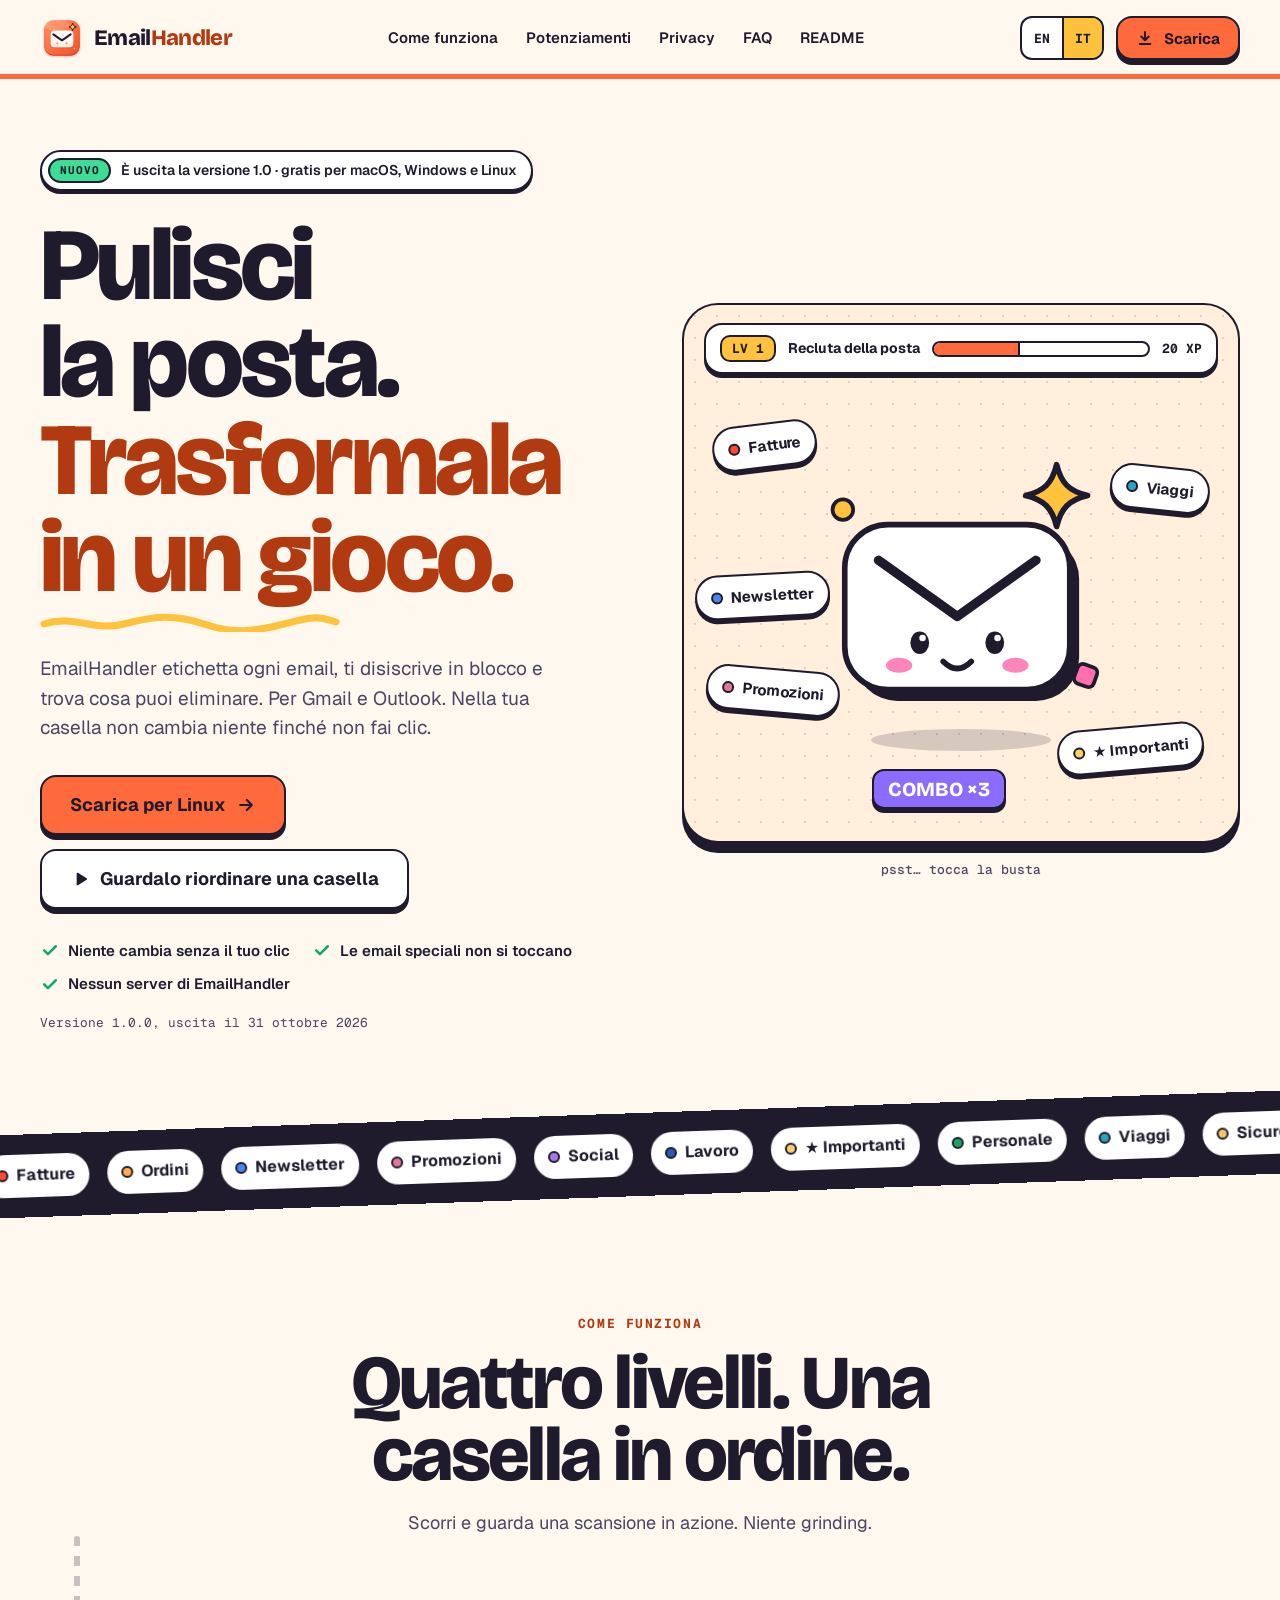
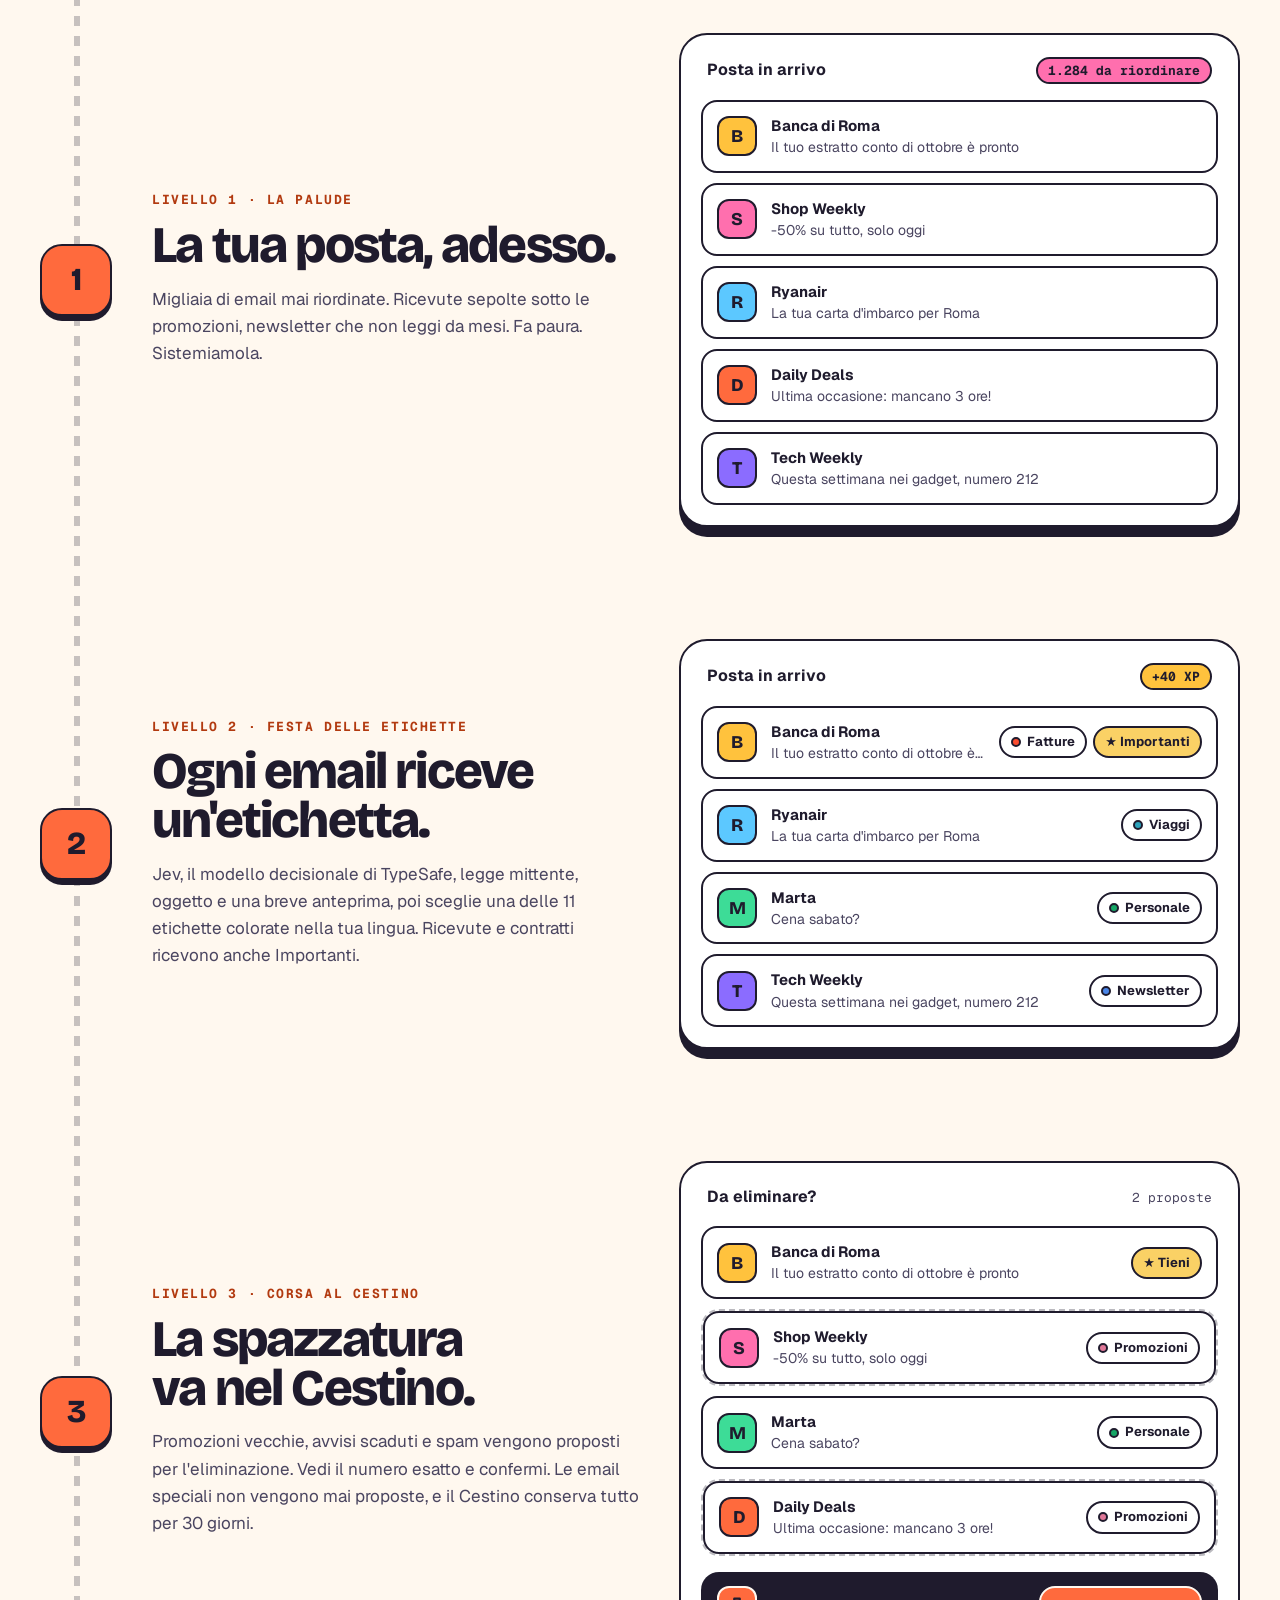
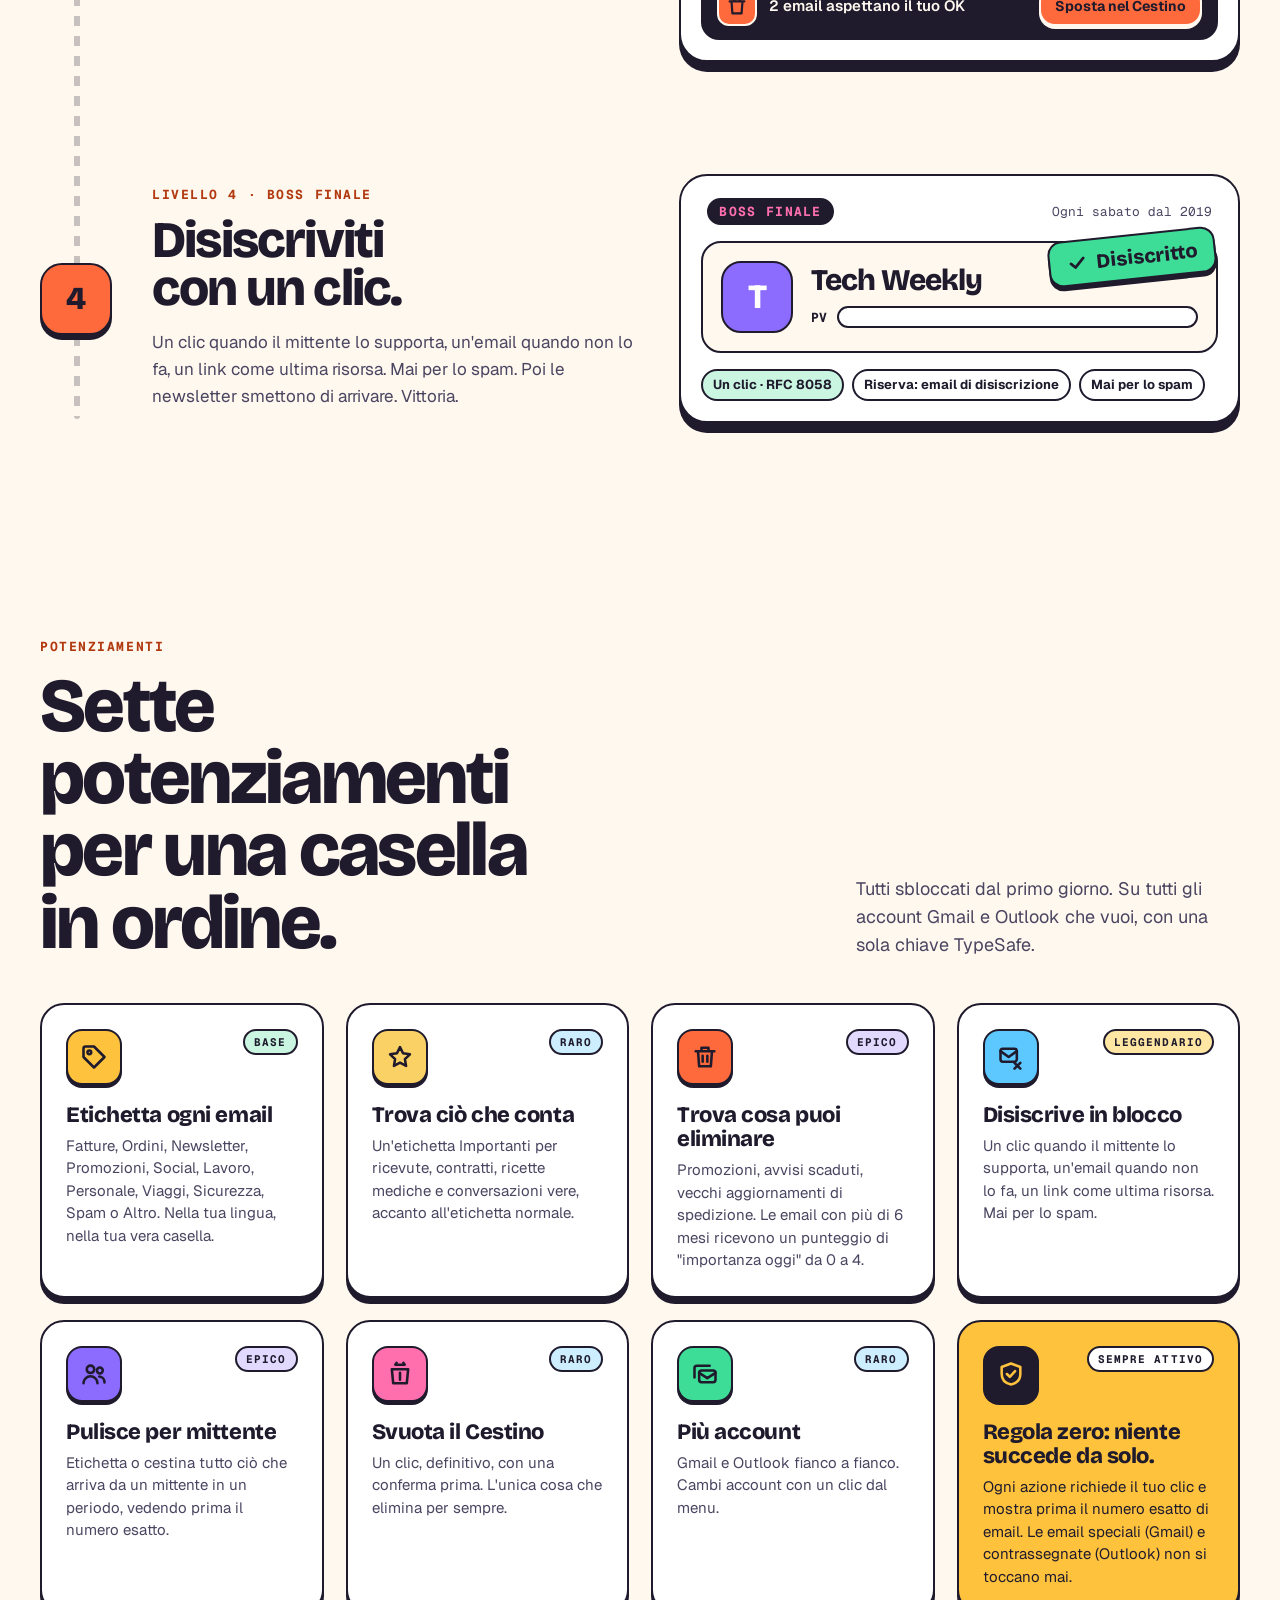
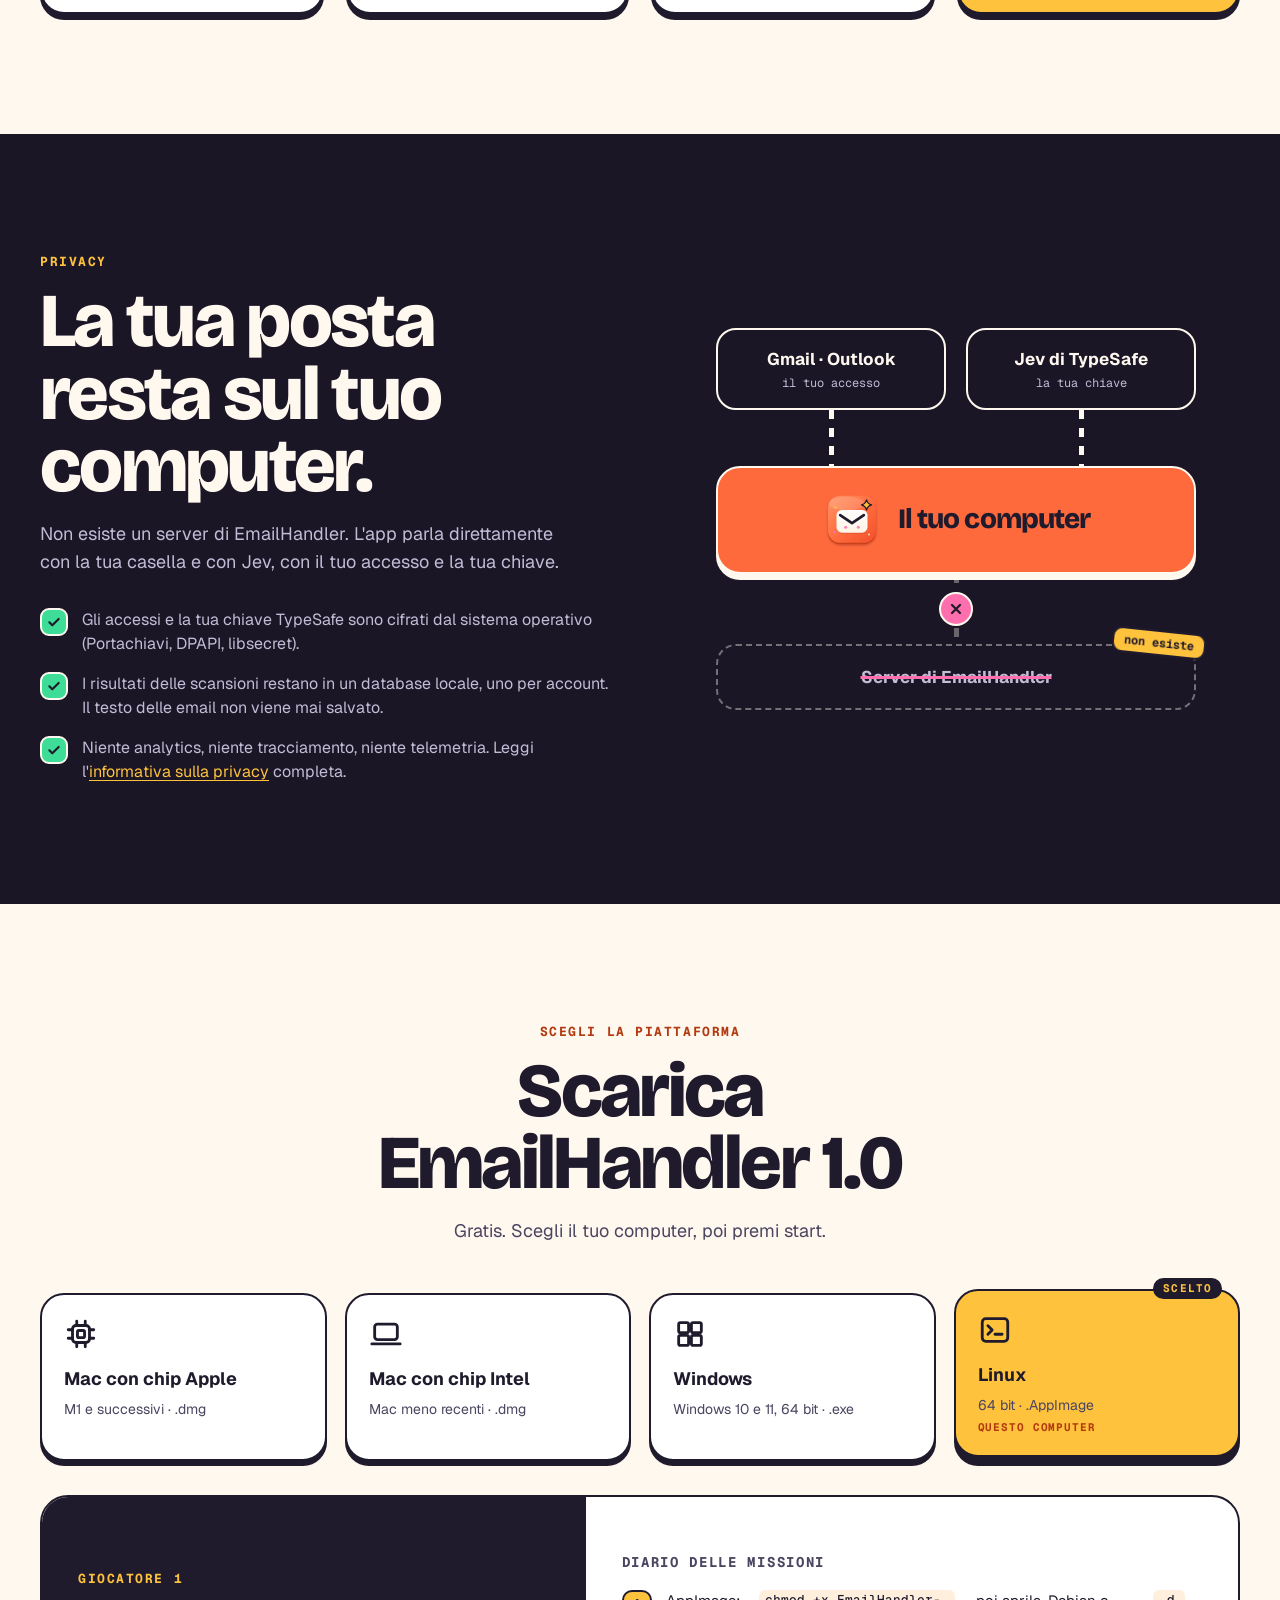
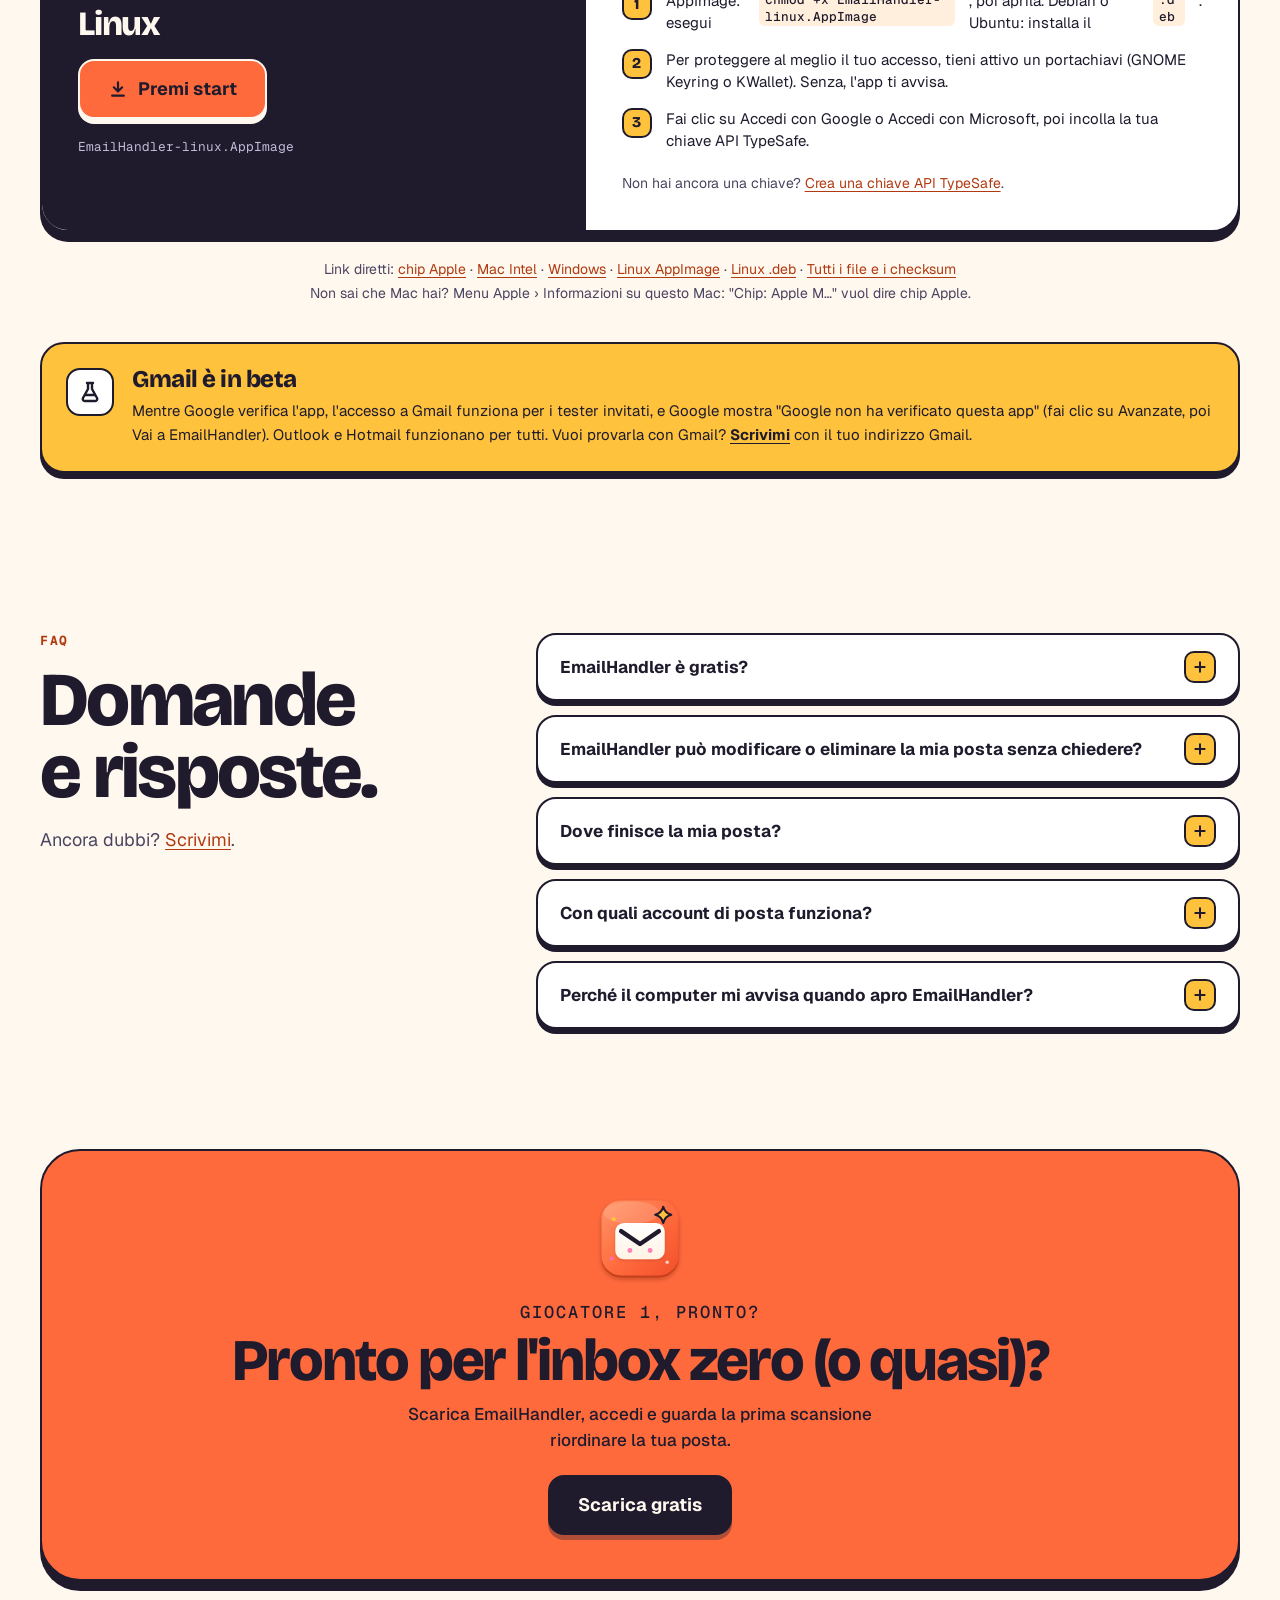
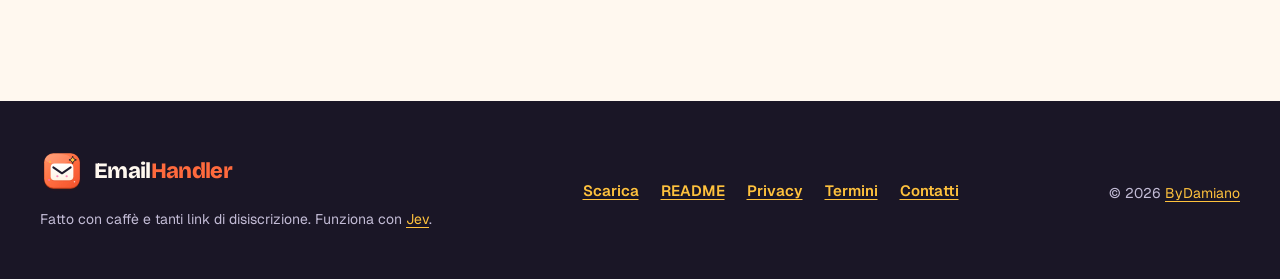
<file: it/index.html>
<!doctype html>
<html lang="it" data-alt="../">
  <head>
    <meta charset="utf-8" />
    <meta name="viewport" content="width=device-width, initial-scale=1, viewport-fit=cover" />
    <script src="../lang.js"></script>
    <title>EmailHandler: pulisci la posta con l'AI, app desktop gratuita per Gmail e Outlook</title>
    <meta
      name="description"
      content="EmailHandler è un'app desktop gratuita per macOS, Windows e Linux che etichetta ogni email, ti disiscrive in blocco e trova cosa puoi eliminare. Funziona con Gmail e Outlook. La tua posta resta sul tuo computer."
    />
    <link rel="canonical" href="https://bydamiano.github.io/emailhandler-site/it/" />
    <link rel="alternate" hreflang="en" href="https://bydamiano.github.io/emailhandler-site/" />
    <link rel="alternate" hreflang="it" href="https://bydamiano.github.io/emailhandler-site/it/" />
    <link rel="alternate" hreflang="x-default" href="https://bydamiano.github.io/emailhandler-site/" />
    <meta name="robots" content="index, follow, max-image-preview:large" />
    <meta name="author" content="ByDamiano" />
    <meta name="application-name" content="EmailHandler" />
    <meta name="theme-color" content="#fff8ef" />

    <meta property="og:type" content="website" />
    <meta property="og:site_name" content="EmailHandler" />
    <meta property="og:title" content="EmailHandler: pulisci la posta. Trasformala in un gioco." />
    <meta
      property="og:description"
      content="L'AI etichetta ogni email, ti disiscrive in blocco e trova cosa puoi eliminare. Un'app desktop gratuita per Gmail e Outlook."
    />
    <meta property="og:url" content="https://bydamiano.github.io/emailhandler-site/it/" />
    <meta property="og:image" content="https://bydamiano.github.io/emailhandler-site/assets/og-image.png" />
    <meta property="og:image:width" content="1200" />
    <meta property="og:image:height" content="630" />
    <meta property="og:image:alt" content="EmailHandler: pulisci la posta, trasformala in un gioco. Una finestra dell'app con email etichettate." />
    <meta property="og:locale" content="it_IT" />
    <meta property="og:locale:alternate" content="en_US" />
    <meta name="twitter:card" content="summary_large_image" />
    <meta name="twitter:title" content="EmailHandler: pulisci la posta. Trasformala in un gioco." />
    <meta
      name="twitter:description"
      content="L'AI etichetta ogni email, ti disiscrive in blocco e trova cosa puoi eliminare. Gratis per macOS, Windows e Linux."
    />
    <meta name="twitter:image" content="https://bydamiano.github.io/emailhandler-site/assets/og-image.png" />

    <link rel="icon" href="../assets/icon.svg" type="image/svg+xml" />
    <link rel="icon" href="../assets/icon-192.png" type="image/png" sizes="192x192" />
    <link rel="apple-touch-icon" href="../assets/apple-touch-icon.png" />

    <link rel="preconnect" href="https://fonts.googleapis.com" />
    <link rel="preconnect" href="https://fonts.gstatic.com" crossorigin />
    <link
      rel="stylesheet"
      href="https://fonts.googleapis.com/css2?family=Bricolage+Grotesque:opsz,wght@12..96,500..800&family=Geist+Mono:wght@400..700&family=Geist:wght@400..700&display=swap"
    />
    <link rel="stylesheet" href="../style.css" />

    <script type="application/ld+json">
      {
        "@context": "https://schema.org",
        "@type": "SoftwareApplication",
        "name": "EmailHandler",
        "description": "App desktop gratuita che etichetta ogni email, ti disiscrive in blocco e trova cosa puoi eliminare. Funziona con Gmail e Outlook; la posta resta sul tuo computer.",
        "url": "https://bydamiano.github.io/emailhandler-site/it/",
        "inLanguage": "it",
        "applicationCategory": "UtilitiesApplication",
        "operatingSystem": "macOS, Windows, Linux",
        "softwareVersion": "1.0.0",
        "datePublished": "2026-10-31",
        "downloadUrl": "https://github.com/bydamiano/emailhandler-site/releases/latest",
        "image": "https://bydamiano.github.io/emailhandler-site/assets/icon-512.png",
        "screenshot": "https://bydamiano.github.io/emailhandler-site/assets/og-image.png",
        "offers": { "@type": "Offer", "price": "0", "priceCurrency": "EUR" },
        "author": { "@type": "Person", "name": "ByDamiano", "url": "https://bydamiano.me" }
      }
    </script>
    <script type="application/ld+json">
      {
        "@context": "https://schema.org",
        "@type": "FAQPage",
        "inLanguage": "it",
        "mainEntity": [
          {
            "@type": "Question",
            "name": "EmailHandler è gratis?",
            "acceptedAnswer": { "@type": "Answer", "text": "Sì. L'app è gratuita. Per capire cos'è ogni email usa Jev, il modello decisionale di TypeSafe, con la tua chiave API TypeSafe. TypeSafe ti addebita l'uso direttamente: costa una frazione di centesimo per email." }
          },
          {
            "@type": "Question",
            "name": "EmailHandler può modificare o eliminare la mia posta senza chiedere?",
            "acceptedAnswer": { "@type": "Answer", "text": "No. Le scansioni leggono e suggeriscono soltanto. Etichette, spostamento nel Cestino e disiscrizioni avvengono solo dopo il tuo clic, e prima vedi il numero esatto di email. Le email eliminate vanno nel Cestino; solo Svuota cestino elimina per sempre, dopo una conferma." }
          },
          {
            "@type": "Question",
            "name": "Dove finisce la mia posta?",
            "acceptedAnswer": { "@type": "Answer", "text": "L'app parla direttamente con Gmail o Outlook con il tuo accesso, e con TypeSafe con la tua chiave. Non esiste un server di EmailHandler. I risultati restano sul tuo computer e gli accessi sono cifrati dal sistema operativo." }
          },
          {
            "@type": "Question",
            "name": "Con quali account di posta funziona?",
            "acceptedAnswer": { "@type": "Answer", "text": "Gmail e Google Workspace, e Outlook.com, Hotmail, Live, MSN e Microsoft 365. Puoi collegare più account." }
          },
          {
            "@type": "Question",
            "name": "Perché il computer mi avvisa quando apro EmailHandler?",
            "acceptedAnswer": { "@type": "Answer", "text": "L'app è gratuita e non è firmata con un certificato Apple o Microsoft a pagamento. Su macOS apri Impostazioni di Sistema, Privacy e sicurezza, e fai clic su Apri comunque. Su Windows fai clic su Ulteriori informazioni, poi Esegui comunque. Lo fai una volta sola." }
          }
        ]
      }
    </script>
  </head>
  <body>
    <a class="skip btn btn-go" href="#main">Vai al contenuto</a>

    <header class="site-header">
      <div class="container">
        <a class="brand" href="./" aria-label="EmailHandler, pagina iniziale">
          <img src="../assets/icon.svg" alt="" width="44" height="44" />
          <span>Email<span class="hot">Handler</span></span>
        </a>
        <nav class="nav" aria-label="Sito">
          <a href="#levels">Come funziona</a>
          <a href="#powerups">Potenziamenti</a>
          <a href="#privacy">Privacy</a>
          <a href="#faq">FAQ</a>
          <a href="readme.html">README</a>
        </nav>
        <div class="hdr-end">
          <nav class="lang" aria-label="Lingua">
            <a href="../" hreflang="en" lang="en" data-lang="en">EN</a>
            <a href="./" hreflang="it" lang="it" data-lang="it" aria-current="true">IT</a>
          </nav>
          <a class="btn btn-go btn-sm" href="#download">
            <svg viewBox="0 0 24 24" width="18" height="18" fill="none" stroke="currentColor" stroke-width="2.6" stroke-linecap="round" stroke-linejoin="round" aria-hidden="true"><path d="M12 4v11M7 10l5 5 5-5M5 20h14" /></svg>
            <span class="label">Scarica</span>
          </a>
        </div>
      </div>
      <div class="progress" aria-hidden="true"></div>
    </header>

    <main id="main">
      <!-- ===== Hero ===== -->
      <section class="container hero" aria-labelledby="hero-title">
        <div>
          <p class="pill in" style="--d: 0"><span class="badge">NUOVO</span>È uscita la versione 1.0 · gratis per macOS, Windows e Linux</p>
          <h1 id="hero-title" class="display">
            <span class="in" style="--d: 1">Pulisci la posta.</span>
            <span class="in hot" style="--d: 2">Trasformala in un gioco.</span>
          </h1>
          <svg class="squiggle in" style="--d: 3" viewBox="0 0 300 20" aria-hidden="true"><path d="M4 12c30-10 50 8 80 0s50-10 80 0 50 8 80 0 34-8 52-2" fill="none" stroke="#ffc23d" stroke-width="7" stroke-linecap="round" /></svg>
          <p class="lead in" style="--d: 3">
            EmailHandler etichetta ogni email, ti disiscrive in blocco e trova cosa puoi eliminare. Per Gmail e Outlook.
            Nella tua casella non cambia niente finché non fai clic.
          </p>
          <div class="hero-actions in" style="--d: 4">
            <a class="btn btn-go btn-lg" id="hero-download" href="#download">
              <span id="hero-download-text">Scarica gratis</span>
              <svg viewBox="0 0 24 24" width="20" height="20" fill="none" stroke="currentColor" stroke-width="2.6" stroke-linecap="round" stroke-linejoin="round" aria-hidden="true"><path d="M5 12h14M13 6l6 6-6 6" /></svg>
            </a>
            <a class="btn btn-ghost btn-lg" href="#levels">
              <svg viewBox="0 0 24 24" width="20" height="20" fill="currentColor" aria-hidden="true"><path d="M8 5.5v13a1 1 0 0 0 1.5.86l10.5-6.5a1 1 0 0 0 0-1.72L9.5 4.64A1 1 0 0 0 8 5.5Z" /></svg>
              Guardalo riordinare una casella
            </a>
          </div>
          <ul class="hero-checks in" style="--d: 5">
            <li class="check"><svg viewBox="0 0 24 24" width="20" height="20" fill="none" stroke="#16a766" stroke-width="3" stroke-linecap="round" stroke-linejoin="round" aria-hidden="true"><path d="M5 12.5l4.5 4.5L19 7.5" /></svg>Niente cambia senza il tuo clic</li>
            <li class="check"><svg viewBox="0 0 24 24" width="20" height="20" fill="none" stroke="#16a766" stroke-width="3" stroke-linecap="round" stroke-linejoin="round" aria-hidden="true"><path d="M5 12.5l4.5 4.5L19 7.5" /></svg>Le email speciali non si toccano</li>
            <li class="check"><svg viewBox="0 0 24 24" width="20" height="20" fill="none" stroke="#16a766" stroke-width="3" stroke-linecap="round" stroke-linejoin="round" aria-hidden="true"><path d="M5 12.5l4.5 4.5L19 7.5" /></svg>Nessun server di EmailHandler</li>
          </ul>
          <p class="meta hero-meta in" style="--d: 6">Versione 1.0.0, uscita il 31 ottobre 2026</p>
        </div>

        <div class="parallax">
          <div class="stage in" style="--d: 2">
            <div class="hud">
              <span class="badge" id="hud-level">LV 1</span>
              <span class="hud-name hide-sm" id="hud-name">Recluta della posta</span>
              <div class="xp-track" aria-hidden="true"><div class="xp-fill" id="hud-fill"></div></div>
              <span class="hud-xp" id="hud-xp">20 XP</span>
            </div>

            <span class="chip" aria-hidden="true" style="top: 22%; left: 5%; --rot: -7deg; animation-delay: -0.4s"><span class="dot" style="--c: #fb4c2f"></span>Fatture</span>
            <span class="chip" aria-hidden="true" style="top: 30%; right: 5%; --rot: 6deg; animation-delay: -1.6s"><span class="dot" style="--c: #2da2bb"></span>Viaggi</span>
            <span class="chip" aria-hidden="true" style="bottom: 24%; left: 4%; --rot: 5deg; animation-delay: -2.4s"><span class="dot" style="--c: #e07798"></span>Promozioni</span>
            <span class="chip" aria-hidden="true" style="bottom: 13%; right: 6%; --rot: -5deg; animation-delay: -1s"><span class="dot" style="--c: #fad165"></span>★ Importanti</span>
            <span class="chip hide-sm" aria-hidden="true" style="top: 50%; left: 2%; --rot: -3deg; animation-delay: -3s"><span class="dot" style="--c: #4a86e8"></span>Newsletter</span>
            <span class="combo" aria-hidden="true">COMBO ×3</span>

            <div class="mascot-shadow" aria-hidden="true"></div>
            <button type="button" class="poke" id="poke" aria-label="Tocca la busta per guadagnare 10 XP">
              <svg class="float" viewBox="0 0 320 300" width="100%" aria-hidden="true">
                <path class="spark" d="M262 22c5 20 13 28 33 33-20 5-28 13-33 33-5-20-13-28-33-33 20-5 28-13 33-33Z" fill="#ffc23d" stroke="#1f1b2d" stroke-width="6" stroke-linejoin="round" />
                <circle cx="34" cy="70" r="11" fill="#ffc23d" stroke="#1f1b2d" stroke-width="4" />
                <rect x="282" y="236" width="22" height="22" rx="6" transform="rotate(20 293 247)" fill="#ff6fae" stroke="#1f1b2d" stroke-width="4" />
                <rect x="46" y="98" width="240" height="176" rx="46" fill="#1f1b2d" />
                <rect x="36" y="86" width="240" height="176" rx="46" fill="#ffffff" stroke="#1f1b2d" stroke-width="6" />
                <path d="M72 124 156 184 240 124" fill="none" stroke="#1f1b2d" stroke-width="10" stroke-linecap="round" stroke-linejoin="round" />
                <g class="eye"><ellipse cx="116" cy="212" rx="10" ry="12" fill="#1f1b2d" /><circle cx="119" cy="207" r="3.5" fill="#ffffff" /></g>
                <g class="eye"><ellipse cx="196" cy="212" rx="10" ry="12" fill="#1f1b2d" /><circle cx="199" cy="207" r="3.5" fill="#ffffff" /></g>
                <ellipse cx="94" cy="236" rx="14" ry="8" fill="#ff6fae" opacity="0.85" />
                <ellipse cx="218" cy="236" rx="14" ry="8" fill="#ff6fae" opacity="0.85" />
                <path d="M141 232q15 15 30 0" fill="none" stroke="#1f1b2d" stroke-width="6" stroke-linecap="round" />
              </svg>
            </button>
            <span class="xp-pop" id="xp-pop" aria-hidden="true">+10 XP</span>
            <span class="lvup" id="lvup" role="status"></span>
          </div>
          <p class="poke-hint">psst… tocca la busta</p>
        </div>
      </section>

      <!-- ===== Tag marquee ===== -->
      <div class="band" aria-hidden="true">
        <div class="band-track">
          <span class="chip"><span class="dot" style="--c: #fb4c2f"></span>Fatture</span>
          <span class="chip"><span class="dot" style="--c: #ffad47"></span>Ordini</span>
          <span class="chip"><span class="dot" style="--c: #4a86e8"></span>Newsletter</span>
          <span class="chip"><span class="dot" style="--c: #e07798"></span>Promozioni</span>
          <span class="chip"><span class="dot" style="--c: #a479e2"></span>Social</span>
          <span class="chip"><span class="dot" style="--c: #285bac"></span>Lavoro</span>
          <span class="chip"><span class="dot" style="--c: #fad165"></span>★ Importanti</span>
          <span class="chip"><span class="dot" style="--c: #16a766"></span>Personale</span>
          <span class="chip"><span class="dot" style="--c: #2da2bb"></span>Viaggi</span>
          <span class="chip"><span class="dot" style="--c: #f2c960"></span>Sicurezza</span>
          <span class="chip"><span class="dot" style="--c: #822111"></span>Spam e truffe</span>
          <span class="chip"><span class="dot" style="--c: #999999"></span>Altro</span>
          <!-- second copy: the loop scrolls by exactly half its width -->
          <span class="chip"><span class="dot" style="--c: #fb4c2f"></span>Fatture</span>
          <span class="chip"><span class="dot" style="--c: #ffad47"></span>Ordini</span>
          <span class="chip"><span class="dot" style="--c: #4a86e8"></span>Newsletter</span>
          <span class="chip"><span class="dot" style="--c: #e07798"></span>Promozioni</span>
          <span class="chip"><span class="dot" style="--c: #a479e2"></span>Social</span>
          <span class="chip"><span class="dot" style="--c: #285bac"></span>Lavoro</span>
          <span class="chip"><span class="dot" style="--c: #fad165"></span>★ Importanti</span>
          <span class="chip"><span class="dot" style="--c: #16a766"></span>Personale</span>
          <span class="chip"><span class="dot" style="--c: #2da2bb"></span>Viaggi</span>
          <span class="chip"><span class="dot" style="--c: #f2c960"></span>Sicurezza</span>
          <span class="chip"><span class="dot" style="--c: #822111"></span>Spam e truffe</span>
          <span class="chip"><span class="dot" style="--c: #999999"></span>Altro</span>
        </div>
      </div>

      <!-- ===== Levels ===== -->
      <section id="levels" class="container levels" aria-labelledby="levels-title">
        <div class="section-head sr">
          <p class="eyebrow">Come funziona</p>
          <h2 id="levels-title" class="display">Quattro livelli. Una casella in ordine.</h2>
          <p class="lead">Scorri e guarda una scansione in azione. Niente grinding.</p>
        </div>

        <div class="track-line" aria-hidden="true"><div class="track-fill"></div></div>

        <div class="lv l1">
          <div class="lv-node" aria-hidden="true">1</div>
          <div class="lv-text sr">
            <p class="eyebrow">Livello 1 · La palude</p>
            <h3 class="display">La tua posta, adesso.</h3>
            <p>Migliaia di email mai riordinate. Ricevute sepolte sotto le promozioni, newsletter che non leggi da mesi. Fa paura. Sistemiamola.</p>
          </div>
          <div class="vis" role="img" aria-label="Una casella in disordine: cinque email non riordinate ammucchiate storte, con un contatore delle non lette.">
            <div class="vis-top"><strong>Posta in arrivo</strong><span class="badge pulse" style="background: #ff6fae">1.284 da riordinare</span></div>
            <div class="mail">
              <div class="mrow mess" style="--tx: -30px; --ty: 10px; --r: -6deg"><span class="av" style="--c: #ffc23d">B</span><div><div class="who">Banca di Roma</div><div class="subj">Il tuo estratto conto di ottobre è pronto</div></div></div>
              <div class="mrow mess" style="--tx: 40px; --ty: -6px; --r: 5deg"><span class="av" style="--c: #ff6fae">S</span><div><div class="who">Shop Weekly</div><div class="subj">-50% su tutto, solo oggi</div></div></div>
              <div class="mrow mess" style="--tx: -14px; --ty: 4px; --r: -3deg"><span class="av" style="--c: #5cc8ff">R</span><div><div class="who">Ryanair</div><div class="subj">La tua carta d'imbarco per Roma</div></div></div>
              <div class="mrow mess" style="--tx: 26px; --ty: -10px; --r: 7deg"><span class="av" style="--c: #ff6a3d">D</span><div><div class="who">Daily Deals</div><div class="subj">Ultima occasione: mancano 3 ore!</div></div></div>
              <div class="mrow mess" style="--tx: -36px; --ty: 0px; --r: -5deg"><span class="av" style="--c: #8b6cff">T</span><div><div class="who">Tech Weekly</div><div class="subj">Questa settimana nei gadget, numero 212</div></div></div>
            </div>
          </div>
        </div>

        <div class="lv l2">
          <div class="lv-node" aria-hidden="true">2</div>
          <div class="lv-text sr">
            <p class="eyebrow">Livello 2 · Festa delle etichette</p>
            <h3 class="display">Ogni email riceve un'etichetta.</h3>
            <p>Jev, il modello decisionale di TypeSafe, legge mittente, oggetto e una breve anteprima, poi sceglie una delle 11 etichette colorate nella tua lingua. Ricevute e contratti ricevono anche Importanti.</p>
          </div>
          <div class="vis" role="img" aria-label="Quattro email ricevono etichette colorate: Fatture e Importanti, Viaggi, Personale, Newsletter.">
            <div class="vis-top"><strong>Posta in arrivo</strong><span class="badge" style="background: #ffc23d">+40 XP</span></div>
            <div class="mail">
              <div class="mrow"><span class="av" style="--c: #ffc23d">B</span><div><div class="who">Banca di Roma</div><div class="subj">Il tuo estratto conto di ottobre è pronto</div></div><span class="tags"><span class="tag stamp" style="--i: 0"><span class="dot" style="--c: #fb4c2f"></span>Fatture</span><span class="tag stamp" style="--i: 1; background: #fad165">★ Importanti</span></span></div>
              <div class="mrow"><span class="av" style="--c: #5cc8ff">R</span><div><div class="who">Ryanair</div><div class="subj">La tua carta d'imbarco per Roma</div></div><span class="tag stamp" style="--i: 2"><span class="dot" style="--c: #2da2bb"></span>Viaggi</span></div>
              <div class="mrow"><span class="av" style="--c: #3ddc97">M</span><div><div class="who">Marta</div><div class="subj">Cena sabato?</div></div><span class="tag stamp" style="--i: 3"><span class="dot" style="--c: #16a766"></span>Personale</span></div>
              <div class="mrow"><span class="av" style="--c: #8b6cff">T</span><div><div class="who">Tech Weekly</div><div class="subj">Questa settimana nei gadget, numero 212</div></div><span class="tag stamp" style="--i: 4"><span class="dot" style="--c: #4a86e8"></span>Newsletter</span></div>
            </div>
          </div>
        </div>

        <div class="lv l3">
          <div class="lv-node" aria-hidden="true">3</div>
          <div class="lv-text sr">
            <p class="eyebrow">Livello 3 · Corsa al cestino</p>
            <h3 class="display">La spazzatura va nel Cestino.</h3>
            <p>Promozioni vecchie, avvisi scaduti e spam vengono proposti per l'eliminazione. Vedi il numero esatto e confermi. Le email speciali non vengono mai proposte, e il Cestino conserva tutto per 30 giorni.</p>
          </div>
          <div class="vis" role="img" aria-label="Due email promozionali scivolano nel Cestino; un contatore dice che 2 email aspettano il tuo OK.">
            <div class="vis-top"><strong>Da eliminare?</strong><span class="meta">2 proposte</span></div>
            <div class="mail">
              <div class="mrow"><span class="av" style="--c: #ffc23d">B</span><div><div class="who">Banca di Roma</div><div class="subj">Il tuo estratto conto di ottobre è pronto</div></div><span class="tag" style="background: #fad165">★ Tieni</span></div>
              <div class="slot"><div class="mrow junk"><span class="av" style="--c: #ff6fae">S</span><div><div class="who">Shop Weekly</div><div class="subj">-50% su tutto, solo oggi</div></div><span class="tag"><span class="dot" style="--c: #e07798"></span>Promozioni</span></div></div>
              <div class="mrow"><span class="av" style="--c: #3ddc97">M</span><div><div class="who">Marta</div><div class="subj">Cena sabato?</div></div><span class="tag"><span class="dot" style="--c: #16a766"></span>Personale</span></div>
              <div class="slot"><div class="mrow junk"><span class="av" style="--c: #ff6a3d">D</span><div><div class="who">Daily Deals</div><div class="subj">Ultima occasione: mancano 3 ore!</div></div><span class="tag"><span class="dot" style="--c: #e07798"></span>Promozioni</span></div></div>
            </div>
            <div class="trash-bar">
              <span><span class="bin"><svg viewBox="0 0 24 24" width="22" height="22" fill="none" stroke="#1f1b2d" stroke-width="2.4" stroke-linecap="round" stroke-linejoin="round" aria-hidden="true"><path d="M4 7h16M9 7V4h6v3M6 7l1 13h10l1-13" /></svg></span>2 email aspettano il tuo OK</span>
              <span class="btn btn-go">Sposta nel Cestino</span>
            </div>
          </div>
        </div>

        <div class="lv l4">
          <div class="lv-node" aria-hidden="true">4</div>
          <div class="lv-text sr">
            <p class="eyebrow">Livello 4 · Boss finale</p>
            <h3 class="display">Disiscriviti con un clic.</h3>
            <p>Un clic quando il mittente lo supporta, un'email quando non lo fa, un link come ultima risorsa. Mai per lo spam. Poi le newsletter smettono di arrivare. Vittoria.</p>
          </div>
          <div class="vis" role="img" aria-label="Boss finale: la newsletter Tech Weekly perde tutti i punti vita e riceve il timbro Disiscritto.">
            <div class="boss">
              <div class="vis-top">
                <span class="badge" style="background: #1f1b2d; color: #ff6fae; letter-spacing: 0.1em">BOSS FINALE</span>
                <span class="meta">Ogni sabato dal 2019</span>
              </div>
              <div class="boss-card">
                <span class="av" style="--c: #8b6cff">T</span>
                <div style="flex: 1; min-width: 0">
                  <div class="display">Tech Weekly</div>
                  <div class="hp-row">PV <div class="hp"><div class="hp-fill"></div></div></div>
                </div>
              </div>
            </div>
            <span class="ko"><svg viewBox="0 0 24 24" width="22" height="22" fill="none" stroke="#1f1b2d" stroke-width="3" stroke-linecap="round" stroke-linejoin="round" aria-hidden="true"><path d="M5 12.5l4.5 4.5L19 7.5" /></svg>Disiscritto</span>
            <div class="vis-foot">
              <span class="tag" style="background: #c9f5e1">Un clic · RFC 8058</span>
              <span class="tag">Riserva: email di disiscrizione</span>
              <span class="tag">Mai per lo spam</span>
            </div>
          </div>
        </div>
      </section>

      <!-- ===== Power-ups ===== -->
      <section id="powerups" class="container powerups" aria-labelledby="pu-title">
        <div class="split-head sr">
          <div>
            <p class="eyebrow">Potenziamenti</p>
            <h2 id="pu-title" class="display">Sette potenziamenti per una casella in ordine.</h2>
          </div>
          <p class="lead">Tutti sbloccati dal primo giorno. Su tutti gli account Gmail e Outlook che vuoi, con una sola chiave TypeSafe.</p>
        </div>
        <ul class="pu-grid">
          <li class="pu" style="--i: 0">
            <div class="pu-card">
              <div class="pu-top"><span class="tile" style="--c: #ffc23d"><svg viewBox="0 0 24 24" width="28" height="28" fill="none" stroke="#1f1b2d" stroke-width="2.2" stroke-linecap="round" stroke-linejoin="round" aria-hidden="true"><path d="M3 12V4.5A1.5 1.5 0 0 1 4.5 3H12l9 9-9 9-9-9Z" /><circle cx="8" cy="8" r="1.6" /></svg></span><span class="rar" style="--c: #c9f5e1">Base</span></div>
              <h3>Etichetta ogni email</h3>
              <p>Fatture, Ordini, Newsletter, Promozioni, Social, Lavoro, Personale, Viaggi, Sicurezza, Spam o Altro. Nella tua lingua, nella tua vera casella.</p>
            </div>
          </li>
          <li class="pu" style="--i: 1">
            <div class="pu-card">
              <div class="pu-top"><span class="tile" style="--c: #fad165"><svg viewBox="0 0 24 24" width="28" height="28" fill="none" stroke="#1f1b2d" stroke-width="2.2" stroke-linecap="round" stroke-linejoin="round" aria-hidden="true"><path d="M12 3.5l2.6 5.3 5.9.9-4.3 4.1 1 5.8-5.2-2.7-5.2 2.7 1-5.8-4.3-4.1 5.9-.9Z" /></svg></span><span class="rar" style="--c: #cdeeff">Raro</span></div>
              <h3>Trova ciò che conta</h3>
              <p>Un'etichetta Importanti per ricevute, contratti, ricette mediche e conversazioni vere, accanto all'etichetta normale.</p>
            </div>
          </li>
          <li class="pu" style="--i: 2">
            <div class="pu-card">
              <div class="pu-top"><span class="tile" style="--c: #ff6a3d"><svg viewBox="0 0 24 24" width="28" height="28" fill="none" stroke="#1f1b2d" stroke-width="2.2" stroke-linecap="round" stroke-linejoin="round" aria-hidden="true"><path d="M4 7h16M9 7V4h6v3M6 7l1 13h10l1-13M10 11v5M14 11v5" /></svg></span><span class="rar" style="--c: #e2d9ff">Epico</span></div>
              <h3>Trova cosa puoi eliminare</h3>
              <p>Promozioni, avvisi scaduti, vecchi aggiornamenti di spedizione. Le email con più di 6 mesi ricevono un punteggio di "importanza oggi" da 0 a 4.</p>
            </div>
          </li>
          <li class="pu" style="--i: 3">
            <div class="pu-card">
              <div class="pu-top"><span class="tile" style="--c: #5cc8ff"><svg viewBox="0 0 24 24" width="28" height="28" fill="none" stroke="#1f1b2d" stroke-width="2.2" stroke-linecap="round" stroke-linejoin="round" aria-hidden="true"><rect x="3" y="5" width="14" height="11" rx="2" /><path d="M3 7l7 5 7-5M15 17l5 5M20 17l-5 5" /></svg></span><span class="rar" style="--c: #ffe7a3">Leggendario</span></div>
              <h3>Disiscrive in blocco</h3>
              <p>Un clic quando il mittente lo supporta, un'email quando non lo fa, un link come ultima risorsa. Mai per lo spam.</p>
            </div>
          </li>
          <li class="pu" style="--i: 4">
            <div class="pu-card">
              <div class="pu-top"><span class="tile" style="--c: #8b6cff"><svg viewBox="0 0 24 24" width="28" height="28" fill="none" stroke="#1f1b2d" stroke-width="2.2" stroke-linecap="round" stroke-linejoin="round" aria-hidden="true"><circle cx="9" cy="8" r="3.2" /><path d="M3 20c0-3.3 2.7-6 6-6s6 2.7 6 6" /><circle cx="17" cy="9" r="2.5" /><path d="M16.5 14.2c2.7.2 4.5 2.4 4.5 5" /></svg></span><span class="rar" style="--c: #e2d9ff">Epico</span></div>
              <h3>Pulisce per mittente</h3>
              <p>Etichetta o cestina tutto ciò che arriva da un mittente in un periodo, vedendo prima il numero esatto.</p>
            </div>
          </li>
          <li class="pu" style="--i: 5">
            <div class="pu-card">
              <div class="pu-top"><span class="tile" style="--c: #ff6fae"><svg viewBox="0 0 24 24" width="28" height="28" fill="none" stroke="#1f1b2d" stroke-width="2.2" stroke-linecap="round" stroke-linejoin="round" aria-hidden="true"><path d="M5 8h14l-1.2 12H6.2Z" /><path d="M9 4h6M12 11v6M15 2.5l1 1.5M9 2.5 8 4" /></svg></span><span class="rar" style="--c: #cdeeff">Raro</span></div>
              <h3>Svuota il Cestino</h3>
              <p>Un clic, definitivo, con una conferma prima. L'unica cosa che elimina per sempre.</p>
            </div>
          </li>
          <li class="pu" style="--i: 6">
            <div class="pu-card">
              <div class="pu-top"><span class="tile" style="--c: #3ddc97"><svg viewBox="0 0 24 24" width="28" height="28" fill="none" stroke="#1f1b2d" stroke-width="2.2" stroke-linecap="round" stroke-linejoin="round" aria-hidden="true"><rect x="7" y="9" width="14" height="10" rx="2" /><path d="M7 11l7 4.5 7-4.5M3 15V7a2 2 0 0 1 2-2h11" /></svg></span><span class="rar" style="--c: #cdeeff">Raro</span></div>
              <h3>Più account</h3>
              <p>Gmail e Outlook fianco a fianco. Cambi account con un clic dal menu.</p>
            </div>
          </li>
          <li class="pu" style="--i: 7">
            <div class="pu-card gold">
              <div class="pu-top"><span class="tile" style="--c: #1f1b2d"><svg viewBox="0 0 24 24" width="28" height="28" fill="none" stroke="#ffc23d" stroke-width="2.2" stroke-linecap="round" stroke-linejoin="round" aria-hidden="true"><path d="M12 3l8 3v6c0 5-3.5 8-8 9-4.5-1-8-4-8-9V6Z" /><path d="M8.5 12l2.5 2.5 4.5-5" /></svg></span><span class="rar" style="--c: #ffffff">Sempre attivo</span></div>
              <h3>Regola zero: niente succede da solo.</h3>
              <p>Ogni azione richiede il tuo clic e mostra prima il numero esatto di email. Le email speciali (Gmail) e contrassegnate (Outlook) non si toccano mai.</p>
            </div>
          </li>
        </ul>
      </section>

      <!-- ===== Privacy ===== -->
      <section id="privacy" class="night privacy" aria-labelledby="privacy-title">
        <div class="container">
          <div class="sr">
            <p class="eyebrow">Privacy</p>
            <h2 id="privacy-title" class="display">La tua posta resta sul tuo computer.</h2>
            <p class="lead">Non esiste un server di EmailHandler. L'app parla direttamente con la tua casella e con Jev, con il tuo accesso e la tua chiave.</p>
            <ul class="checks">
              <li><span class="chk-i"><svg viewBox="0 0 24 24" width="16" height="16" fill="none" stroke="#1f1b2d" stroke-width="3.2" stroke-linecap="round" stroke-linejoin="round" aria-hidden="true"><path d="M5 12.5l4.5 4.5L19 7.5" /></svg></span>Gli accessi e la tua chiave TypeSafe sono cifrati dal sistema operativo (Portachiavi, DPAPI, libsecret).</li>
              <li><span class="chk-i"><svg viewBox="0 0 24 24" width="16" height="16" fill="none" stroke="#1f1b2d" stroke-width="3.2" stroke-linecap="round" stroke-linejoin="round" aria-hidden="true"><path d="M5 12.5l4.5 4.5L19 7.5" /></svg></span>I risultati delle scansioni restano in un database locale, uno per account. Il testo delle email non viene mai salvato.</li>
              <li><span class="chk-i"><svg viewBox="0 0 24 24" width="16" height="16" fill="none" stroke="#1f1b2d" stroke-width="3.2" stroke-linecap="round" stroke-linejoin="round" aria-hidden="true"><path d="M5 12.5l4.5 4.5L19 7.5" /></svg></span><span>Niente analytics, niente tracciamento, niente telemetria. Leggi l'<a href="privacy.html">informativa sulla privacy</a> completa.</span></li>
            </ul>
          </div>

          <div class="flow sr" role="img" aria-label="Il tuo computer parla direttamente con Gmail o Outlook e con Jev di TypeSafe. In mezzo non c'è nessun server di EmailHandler.">
            <div class="flow-row">
              <div class="nbox">Gmail · Outlook<small>il tuo accesso</small></div>
              <div class="nbox">Jev di TypeSafe<small>la tua chiave</small></div>
            </div>
            <div class="flow-row"><div class="wire"></div><div class="wire"></div></div>
            <div class="me">
              <img src="../assets/icon.svg" alt="" width="60" height="60" />
              <span class="display">Il tuo computer</span>
            </div>
            <div class="cut">
              <div class="wire"></div>
              <span><svg viewBox="0 0 24 24" width="16" height="16" fill="none" stroke="#1f1b2d" stroke-width="3.4" stroke-linecap="round" aria-hidden="true"><path d="M6 6l12 12M18 6 6 18" /></svg></span>
            </div>
            <div class="ghost">
              <s>Server di EmailHandler</s>
              <span class="badge">non esiste</span>
            </div>
          </div>
        </div>
      </section>

      <!-- ===== Download ===== -->
      <section id="download" class="container download" aria-labelledby="download-title">
        <div class="section-head sr">
          <p class="eyebrow">Scegli la piattaforma</p>
          <h2 id="download-title" class="display">Scarica EmailHandler 1.0</h2>
          <p class="lead">Gratis. Scegli il tuo computer, poi premi start.</p>
        </div>

        <p class="phone-note" id="phone-note" hidden>
          EmailHandler è un'app desktop. Apri questa pagina sul tuo Mac o PC per scaricarla, oppure mandati il link:
          <strong>bydamiano.github.io/emailhandler-site/it</strong>
        </p>

        <div class="pf-grid" role="group" aria-label="Piattaforma">
          <button type="button" class="pf" aria-pressed="true" data-os="mac-arm" data-label="Mac con chip Apple" data-file="EmailHandler-mac-apple-silicon.dmg" data-steps="steps-mac">
            <span class="sel">Scelto</span>
            <svg viewBox="0 0 24 24" width="34" height="34" fill="none" stroke="#1f1b2d" stroke-width="2" stroke-linecap="round" stroke-linejoin="round" aria-hidden="true"><rect x="6" y="6" width="12" height="12" rx="2.5" /><rect x="9.5" y="9.5" width="5" height="5" rx="1" /><path d="M9 3v3M15 3v3M9 18v3M15 18v3M3 9h3M3 15h3M18 9h3M18 15h3" /></svg>
            <strong>Mac con chip Apple</strong>
            <span>M1 e successivi · .dmg</span>
            <span class="mine">Questo computer</span>
          </button>
          <button type="button" class="pf" aria-pressed="false" data-os="mac-intel" data-label="Mac con chip Intel" data-file="EmailHandler-mac-intel.dmg" data-steps="steps-mac">
            <span class="sel">Scelto</span>
            <svg viewBox="0 0 24 24" width="34" height="34" fill="none" stroke="#1f1b2d" stroke-width="2" stroke-linecap="round" stroke-linejoin="round" aria-hidden="true"><rect x="4" y="5" width="16" height="11" rx="2" /><path d="M2 19h20" /></svg>
            <strong>Mac con chip Intel</strong>
            <span>Mac meno recenti · .dmg</span>
            <span class="mine">Questo computer</span>
          </button>
          <button type="button" class="pf" aria-pressed="false" data-os="windows" data-label="Windows" data-file="EmailHandler-windows-setup.exe" data-steps="steps-win">
            <span class="sel">Scelto</span>
            <svg viewBox="0 0 24 24" width="34" height="34" fill="none" stroke="#1f1b2d" stroke-width="2" stroke-linejoin="round" aria-hidden="true"><rect x="4" y="4" width="7" height="7" rx="1.2" /><rect x="13" y="4" width="7" height="7" rx="1.2" /><rect x="4" y="13" width="7" height="7" rx="1.2" /><rect x="13" y="13" width="7" height="7" rx="1.2" /></svg>
            <strong>Windows</strong>
            <span>Windows 10 e 11, 64 bit · .exe</span>
            <span class="mine">Questo computer</span>
          </button>
          <button type="button" class="pf" aria-pressed="false" data-os="linux" data-label="Linux" data-file="EmailHandler-linux.AppImage" data-steps="steps-linux">
            <span class="sel">Scelto</span>
            <svg viewBox="0 0 24 24" width="34" height="34" fill="none" stroke="#1f1b2d" stroke-width="2" stroke-linecap="round" stroke-linejoin="round" aria-hidden="true"><rect x="3" y="4" width="18" height="16" rx="2.5" /><path d="M7 9l3 3-3 3M12 15h5" /></svg>
            <strong>Linux</strong>
            <span>64 bit · .AppImage</span>
            <span class="mine">Questo computer</span>
          </button>
        </div>

        <div class="start sr">
          <div class="start-go">
            <span class="eyebrow">Giocatore 1</span>
            <span class="display" id="start-name" aria-live="polite">Mac con chip Apple</span>
            <a class="btn btn-go btn-lg" id="start-link" data-download data-label="Mac con chip Apple" href="https://github.com/bydamiano/emailhandler-site/releases/latest/download/EmailHandler-mac-apple-silicon.dmg">
              <svg viewBox="0 0 24 24" width="20" height="20" fill="none" stroke="currentColor" stroke-width="2.6" stroke-linecap="round" stroke-linejoin="round" aria-hidden="true"><path d="M12 4v11M7 10l5 5 5-5M5 20h14" /></svg>
              Premi start
            </a>
            <span class="meta" id="start-file">EmailHandler-mac-apple-silicon.dmg</span>
          </div>
          <div class="quests">
            <p class="eyebrow">Diario delle missioni</p>
            <ol id="steps-mac">
              <li>Apri il <code>.dmg</code> e trascina EmailHandler in Applicazioni.</li>
              <li>Apri EmailHandler. macOS dice che non può verificare lo sviluppatore, perché l'app non è autenticata da Apple. Fai clic su Fine.</li>
              <li>Apri Impostazioni di Sistema › Privacy e sicurezza, scorri in basso e fai clic su <strong>Apri comunque</strong>. Lo fai una volta sola.</li>
              <li>Fai clic su Accedi con Google o Accedi con Microsoft, poi incolla la tua chiave API TypeSafe.</li>
            </ol>
            <ol id="steps-win" hidden>
              <li>Apri <code>EmailHandler-windows-setup.exe</code>.</li>
              <li>Windows dice "Windows ha protetto il PC", perché l'app non è firmata con un certificato a pagamento. Fai clic su <strong>Ulteriori informazioni</strong>, poi <strong>Esegui comunque</strong>.</li>
              <li>Segui l'installazione, poi apri EmailHandler dal menu Start.</li>
              <li>Fai clic su Accedi con Google o Accedi con Microsoft, poi incolla la tua chiave API TypeSafe.</li>
            </ol>
            <ol id="steps-linux" hidden>
              <li>AppImage: esegui <code>chmod +x EmailHandler-linux.AppImage</code>, poi aprila. Debian o Ubuntu: installa il <code>.deb</code>.</li>
              <li>Per proteggere al meglio il tuo accesso, tieni attivo un portachiavi (GNOME Keyring o KWallet). Senza, l'app ti avvisa.</li>
              <li>Fai clic su Accedi con Google o Accedi con Microsoft, poi incolla la tua chiave API TypeSafe.</li>
            </ol>
            <p>Non hai ancora una chiave? <a href="https://console.typesafe.ai/keys">Crea una chiave API TypeSafe</a>.</p>
          </div>
        </div>

        <p class="alt-links">
          Link diretti:
          <a href="https://github.com/bydamiano/emailhandler-site/releases/latest/download/EmailHandler-mac-apple-silicon.dmg" data-download data-label="Mac con chip Apple">chip Apple</a> ·
          <a href="https://github.com/bydamiano/emailhandler-site/releases/latest/download/EmailHandler-mac-intel.dmg" data-download data-label="Mac con chip Intel">Mac Intel</a> ·
          <a href="https://github.com/bydamiano/emailhandler-site/releases/latest/download/EmailHandler-windows-setup.exe" data-download data-label="Windows">Windows</a> ·
          <a href="https://github.com/bydamiano/emailhandler-site/releases/latest/download/EmailHandler-linux.AppImage" data-download data-label="Linux">Linux AppImage</a> ·
          <a href="https://github.com/bydamiano/emailhandler-site/releases/latest/download/EmailHandler-linux.deb" data-download data-label="Linux (.deb)">Linux .deb</a> ·
          <a href="https://github.com/bydamiano/emailhandler-site/releases/latest">Tutti i file e i checksum</a><br />
          Non sai che Mac hai? Menu Apple › Informazioni su questo Mac: "Chip: Apple M…" vuol dire chip Apple.
        </p>

        <div class="beta sr">
          <span class="tile"><svg viewBox="0 0 24 24" width="24" height="24" fill="none" stroke="#1f1b2d" stroke-width="2.4" stroke-linecap="round" stroke-linejoin="round" aria-hidden="true"><path d="M9 3h6M10 3v6L5 18a2 2 0 0 0 1.7 3h10.6a2 2 0 0 0 1.7-3L14 9V3" /><path d="M7.5 15h9" /></svg></span>
          <div>
            <h3 class="display">Gmail è in beta</h3>
            <p>
              Mentre Google verifica l'app, l'accesso a Gmail funziona per i tester invitati, e Google mostra "Google non ha verificato questa app"
              (fai clic su Avanzate, poi Vai a EmailHandler). Outlook e Hotmail funzionano per tutti. Vuoi provarla con Gmail?
              <a href="mailto:bydamiano07@gmail.com?subject=EmailHandler%20beta">Scrivimi</a> con il tuo indirizzo Gmail.
            </p>
          </div>
        </div>
      </section>

      <!-- ===== FAQ ===== -->
      <section id="faq" class="container faq" aria-labelledby="faq-title">
        <div class="sr">
          <p class="eyebrow">FAQ</p>
          <h2 id="faq-title" class="display">Domande e risposte.</h2>
          <p class="lead">Ancora dubbi? <a href="mailto:bydamiano07@gmail.com">Scrivimi</a>.</p>
        </div>
        <div class="faq-list">
          <details class="sr">
            <summary>EmailHandler è gratis?<span class="plus" aria-hidden="true"><svg viewBox="0 0 24 24" width="16" height="16" fill="none" stroke="#1f1b2d" stroke-width="3" stroke-linecap="round"><path d="M12 5v14M5 12h14" /></svg></span></summary>
            <p>Sì. L'app è gratuita. Per capire cos'è ogni email usa Jev, il modello decisionale di TypeSafe, con la tua chiave API TypeSafe. TypeSafe ti addebita l'uso direttamente: costa una frazione di centesimo per email.</p>
          </details>
          <details class="sr">
            <summary>EmailHandler può modificare o eliminare la mia posta senza chiedere?<span class="plus" aria-hidden="true"><svg viewBox="0 0 24 24" width="16" height="16" fill="none" stroke="#1f1b2d" stroke-width="3" stroke-linecap="round"><path d="M12 5v14M5 12h14" /></svg></span></summary>
            <p>No. Le scansioni leggono e suggeriscono soltanto. Etichette, spostamento nel Cestino e disiscrizioni avvengono solo dopo il tuo clic, e prima vedi il numero esatto di email. Le email eliminate vanno nel Cestino; solo Svuota cestino elimina per sempre, dopo una conferma.</p>
          </details>
          <details class="sr">
            <summary>Dove finisce la mia posta?<span class="plus" aria-hidden="true"><svg viewBox="0 0 24 24" width="16" height="16" fill="none" stroke="#1f1b2d" stroke-width="3" stroke-linecap="round"><path d="M12 5v14M5 12h14" /></svg></span></summary>
            <p>L'app parla direttamente con Gmail o Outlook con il tuo accesso, e con TypeSafe con la tua chiave. Non esiste un server di EmailHandler. I risultati restano sul tuo computer e gli accessi sono cifrati dal sistema operativo.</p>
          </details>
          <details class="sr">
            <summary>Con quali account di posta funziona?<span class="plus" aria-hidden="true"><svg viewBox="0 0 24 24" width="16" height="16" fill="none" stroke="#1f1b2d" stroke-width="3" stroke-linecap="round"><path d="M12 5v14M5 12h14" /></svg></span></summary>
            <p>Gmail e Google Workspace, e Outlook.com, Hotmail, Live, MSN e Microsoft 365. Puoi collegare più account.</p>
          </details>
          <details class="sr">
            <summary>Perché il computer mi avvisa quando apro EmailHandler?<span class="plus" aria-hidden="true"><svg viewBox="0 0 24 24" width="16" height="16" fill="none" stroke="#1f1b2d" stroke-width="3" stroke-linecap="round"><path d="M12 5v14M5 12h14" /></svg></span></summary>
            <p>L'app è gratuita e non è firmata con un certificato Apple o Microsoft a pagamento. Su macOS apri Impostazioni di Sistema, Privacy e sicurezza, e fai clic su Apri comunque. Su Windows fai clic su Ulteriori informazioni, poi Esegui comunque. Lo fai una volta sola.</p>
          </details>
        </div>
      </section>

      <!-- ===== Final call ===== -->
      <section class="container final" aria-labelledby="cta-title">
        <div class="cta zoom">
          <span class="conf round" aria-hidden="true" style="left: 8%; --c: #ffc23d; animation-duration: 5s; animation-delay: -1s"></span>
          <span class="conf" aria-hidden="true" style="left: 18%; --c: #ff6fae; animation-duration: 6.5s; animation-delay: -3s"></span>
          <span class="conf long" aria-hidden="true" style="left: 31%; --c: #5cc8ff; animation-duration: 4.6s; animation-delay: -2s"></span>
          <span class="conf round" aria-hidden="true" style="left: 68%; --c: #3ddc97; animation-duration: 5.8s; animation-delay: -4s"></span>
          <span class="conf" aria-hidden="true" style="left: 80%; --c: #ffffff; animation-duration: 4.9s; animation-delay: -0.5s"></span>
          <span class="conf long" aria-hidden="true" style="left: 91%; --c: #8b6cff; animation-duration: 6.2s; animation-delay: -2.6s"></span>
          <div class="cta-in">
            <img class="float" src="../assets/icon.svg" alt="" width="96" height="96" />
            <p class="eyebrow">Giocatore 1, pronto?</p>
            <h2 id="cta-title" class="display">Pronto per l'inbox zero (o quasi)?</h2>
            <p>Scarica EmailHandler, accedi e guarda la prima scansione riordinare la tua posta.</p>
            <a class="btn btn-ink btn-lg" href="#download">Scarica gratis</a>
          </div>
        </div>
      </section>
    </main>

    <footer class="night site-footer">
      <div class="container">
        <div>
          <a class="brand" href="./"><img src="../assets/icon.svg" alt="" width="44" height="44" /><span>Email<span class="hot">Handler</span></span></a>
          <p>Fatto con caffè e tanti link di disiscrizione. Funziona con <a href="https://typesafe.ai">Jev</a>.</p>
        </div>
        <nav aria-label="Piè di pagina">
          <a href="#download">Scarica</a>
          <a href="readme.html">README</a>
          <a href="privacy.html">Privacy</a>
          <a href="terms.html">Termini</a>
          <a href="mailto:bydamiano07@gmail.com">Contatti</a>
        </nav>
        <small>© 2026 <a href="https://bydamiano.me">ByDamiano</a></small>
      </div>
    </footer>

    <div class="toast" id="toast" role="status" aria-live="polite">
      <img src="../assets/icon.svg" alt="" width="40" height="40" />
      <p id="toast-text"></p>
    </div>

    <script src="../site.js" defer></script>
  </body>
</html>
</file>
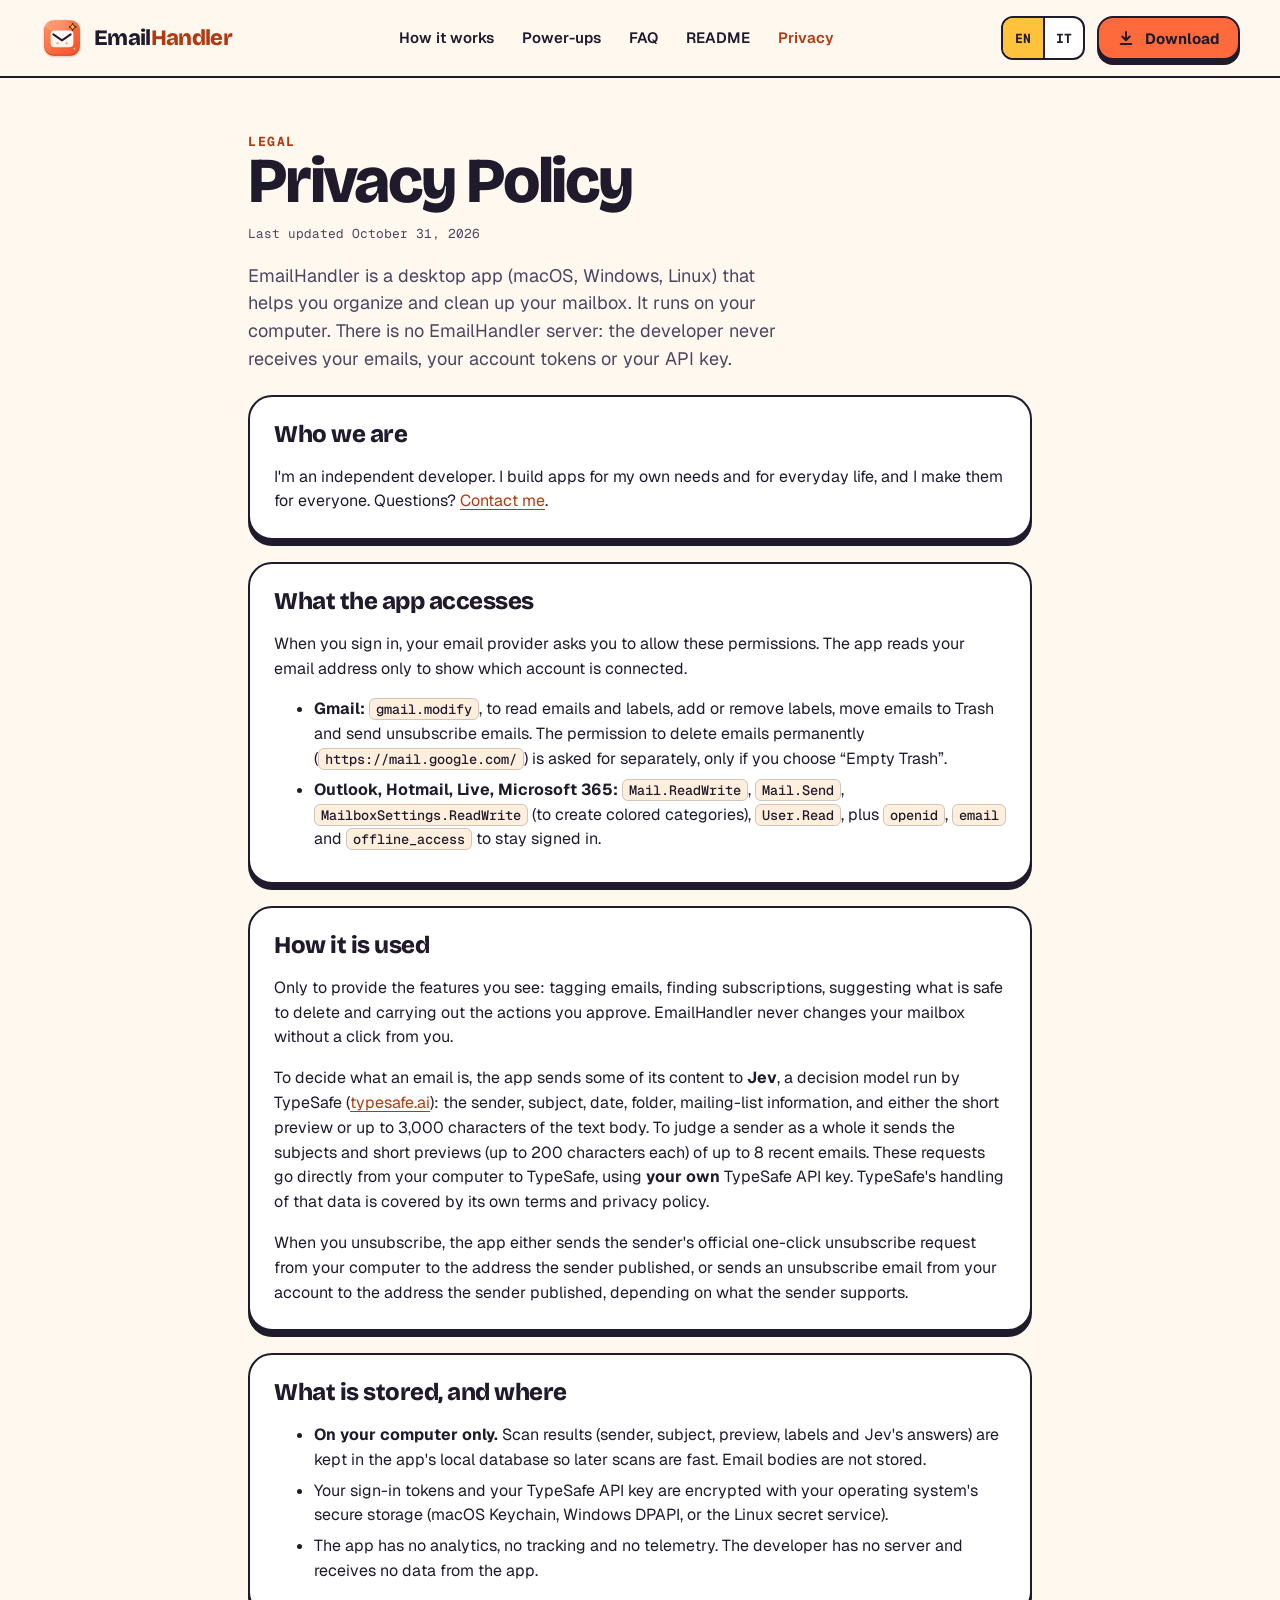
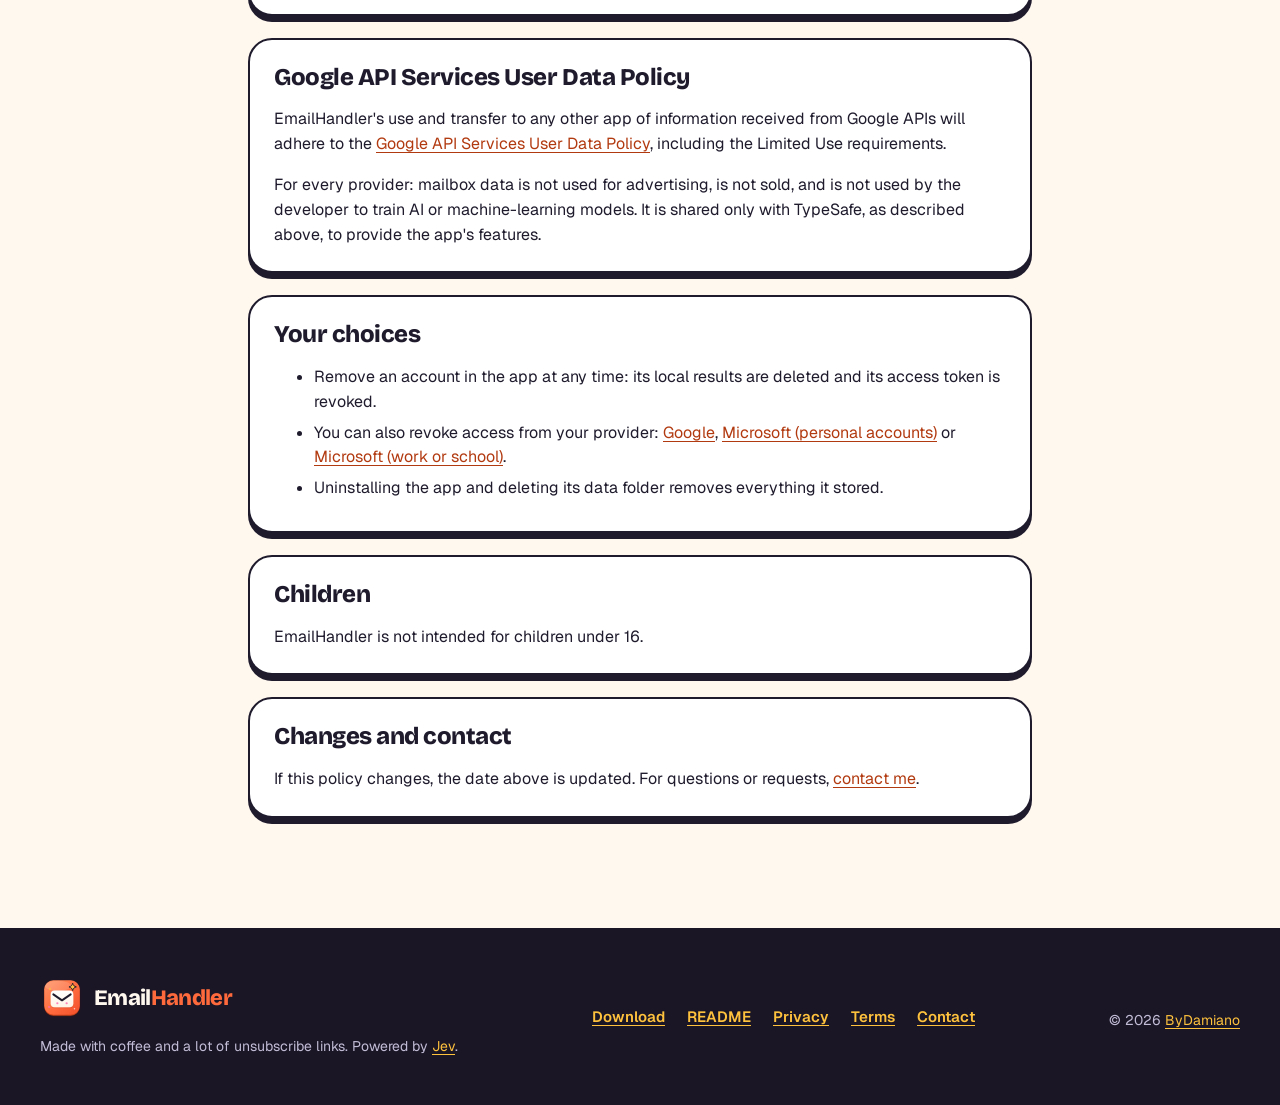
<file: privacy.html>
<!doctype html>
<html lang="en" data-alt="it/privacy.html">
  <head>
    <meta charset="utf-8" />
    <meta name="viewport" content="width=device-width, initial-scale=1" />
    <script src="lang.js"></script>
    <title>Privacy Policy · EmailHandler</title>
    <meta name="description" content="What EmailHandler accesses in your mailbox, why, where it goes and how to remove it." />
    <link rel="canonical" href="https://bydamiano.github.io/emailhandler-site/privacy.html" />
    <link rel="alternate" hreflang="en" href="https://bydamiano.github.io/emailhandler-site/privacy.html" />
    <link rel="alternate" hreflang="it" href="https://bydamiano.github.io/emailhandler-site/it/privacy.html" />
    <link rel="alternate" hreflang="x-default" href="https://bydamiano.github.io/emailhandler-site/privacy.html" />
    <meta name="theme-color" content="#fff8ef" />
    <link rel="icon" href="assets/icon.svg" type="image/svg+xml" />
    <link rel="icon" href="assets/icon-192.png" type="image/png" sizes="192x192" />
    <link rel="preconnect" href="https://fonts.googleapis.com" />
    <link rel="preconnect" href="https://fonts.gstatic.com" crossorigin />
    <link rel="stylesheet" href="https://fonts.googleapis.com/css2?family=Bricolage+Grotesque:opsz,wght@12..96,500..800&family=Geist+Mono:wght@400..700&family=Geist:wght@400..700&display=swap" />
    <link rel="stylesheet" href="style.css" />
  </head>
  <body>
    <a class="skip btn btn-go" href="#main">Skip to content</a>

    <header class="site-header">
      <div class="container">
        <a class="brand" href="./" aria-label="EmailHandler home">
          <img src="assets/icon.svg" alt="" width="44" height="44" />
          <span>Email<span class="hot">Handler</span></span>
        </a>
        <nav class="nav" aria-label="Site">
          <a href="./#levels">How it works</a>
          <a href="./#powerups">Power-ups</a>
          <a href="./#faq">FAQ</a>
          <a href="readme.html">README</a>
          <a href="privacy.html" aria-current="page">Privacy</a>
        </nav>
        <div class="hdr-end">
          <nav class="lang" aria-label="Language">
            <a href="privacy.html" hreflang="en" lang="en" data-lang="en" aria-current="true">EN</a>
            <a href="it/privacy.html" hreflang="it" lang="it" data-lang="it">IT</a>
          </nav>
          <a class="btn btn-go btn-sm" href="./#download">
            <svg viewBox="0 0 24 24" width="18" height="18" fill="none" stroke="currentColor" stroke-width="2.6" stroke-linecap="round" stroke-linejoin="round" aria-hidden="true"><path d="M12 4v11M7 10l5 5 5-5M5 20h14" /></svg>
            <span class="label">Download</span>
          </a>
        </div>
      </div>
    </header>

    <main id="main" class="doc">
      <p class="eyebrow">Legal</p>
      <h1>Privacy Policy</h1>
      <p class="meta">Last updated October 31, 2026</p>
      <p class="lead">
        EmailHandler is a desktop app (macOS, Windows, Linux) that helps you organize and clean up your mailbox.
        It runs on your computer. There is no EmailHandler server: the developer never receives your emails, your account tokens or your API key.
      </p>

      <section class="card">
        <h2>Who we are</h2>
        <p>I'm an independent developer. I build apps for my own needs and for everyday life, and I make them for everyone. Questions? <a href="mailto:bydamiano07@gmail.com">Contact me</a>.</p>
      </section>

      <section class="card">
        <h2>What the app accesses</h2>
        <p>When you sign in, your email provider asks you to allow these permissions. The app reads your email address only to show which account is connected.</p>
        <ul>
          <li><strong>Gmail:</strong> <code>gmail.modify</code>, to read emails and labels, add or remove labels, move emails to Trash and send unsubscribe emails. The permission to delete emails permanently (<code>https://mail.google.com/</code>) is asked for separately, only if you choose “Empty Trash”.</li>
          <li><strong>Outlook, Hotmail, Live, Microsoft 365:</strong> <code>Mail.ReadWrite</code>, <code>Mail.Send</code>, <code>MailboxSettings.ReadWrite</code> (to create colored categories), <code>User.Read</code>, plus <code>openid</code>, <code>email</code> and <code>offline_access</code> to stay signed in.</li>
        </ul>
      </section>

      <section class="card">
        <h2>How it is used</h2>
        <p>Only to provide the features you see: tagging emails, finding subscriptions, suggesting what is safe to delete and carrying out the actions you approve. EmailHandler never changes your mailbox without a click from you.</p>
        <p>
          To decide what an email is, the app sends some of its content to <strong>Jev</strong>, a decision model run by TypeSafe (<a href="https://typesafe.ai">typesafe.ai</a>):
          the sender, subject, date, folder, mailing-list information, and either the short preview or up to 3,000 characters of the text body.
          To judge a sender as a whole it sends the subjects and short previews (up to 200 characters each) of up to 8 recent emails.
          These requests go directly from your computer to TypeSafe, using <strong>your own</strong> TypeSafe API key. TypeSafe's handling of that data is covered by its own terms and privacy policy.
        </p>
        <p>When you unsubscribe, the app either sends the sender's official one-click unsubscribe request from your computer to the address the sender published, or sends an unsubscribe email from your account to the address the sender published, depending on what the sender supports.</p>
      </section>

      <section class="card">
        <h2>What is stored, and where</h2>
        <ul>
          <li><strong>On your computer only.</strong> Scan results (sender, subject, preview, labels and Jev's answers) are kept in the app's local database so later scans are fast. Email bodies are not stored.</li>
          <li>Your sign-in tokens and your TypeSafe API key are encrypted with your operating system's secure storage (macOS Keychain, Windows DPAPI, or the Linux secret service).</li>
          <li>The app has no analytics, no tracking and no telemetry. The developer has no server and receives no data from the app.</li>
        </ul>
      </section>

      <section class="card">
        <h2>Google API Services User Data Policy</h2>
        <p>EmailHandler's use and transfer to any other app of information received from Google APIs will adhere to the <a href="https://developers.google.com/terms/api-services-user-data-policy">Google API Services User Data Policy</a>, including the Limited Use requirements.</p>
        <p>For every provider: mailbox data is not used for advertising, is not sold, and is not used by the developer to train AI or machine-learning models. It is shared only with TypeSafe, as described above, to provide the app's features.</p>
      </section>

      <section class="card">
        <h2>Your choices</h2>
        <ul>
          <li>Remove an account in the app at any time: its local results are deleted and its access token is revoked.</li>
          <li>You can also revoke access from your provider: <a href="https://myaccount.google.com/permissions">Google</a>, <a href="https://account.live.com/consent/Manage">Microsoft (personal accounts)</a> or <a href="https://myapps.microsoft.com">Microsoft (work or school)</a>.</li>
          <li>Uninstalling the app and deleting its data folder removes everything it stored.</li>
        </ul>
      </section>

      <section class="card">
        <h2>Children</h2>
        <p>EmailHandler is not intended for children under 16.</p>
      </section>

      <section class="card">
        <h2>Changes and contact</h2>
        <p>If this policy changes, the date above is updated. For questions or requests, <a href="mailto:bydamiano07@gmail.com">contact me</a>.</p>
      </section>
    </main>

    <footer class="night site-footer">
      <div class="container">
        <div>
          <a class="brand" href="./"><img src="assets/icon.svg" alt="" width="44" height="44" /><span>Email<span class="hot">Handler</span></span></a>
          <p>Made with coffee and a lot of unsubscribe links. Powered by <a href="https://typesafe.ai">Jev</a>.</p>
        </div>
        <nav aria-label="Footer">
          <a href="./#download">Download</a>
          <a href="readme.html">README</a>
          <a href="privacy.html">Privacy</a>
          <a href="terms.html">Terms</a>
          <a href="mailto:bydamiano07@gmail.com">Contact</a>
        </nav>
        <small>© 2026 <a href="https://bydamiano.me">ByDamiano</a></small>
      </div>
    </footer>
  </body>
</html>
</file>
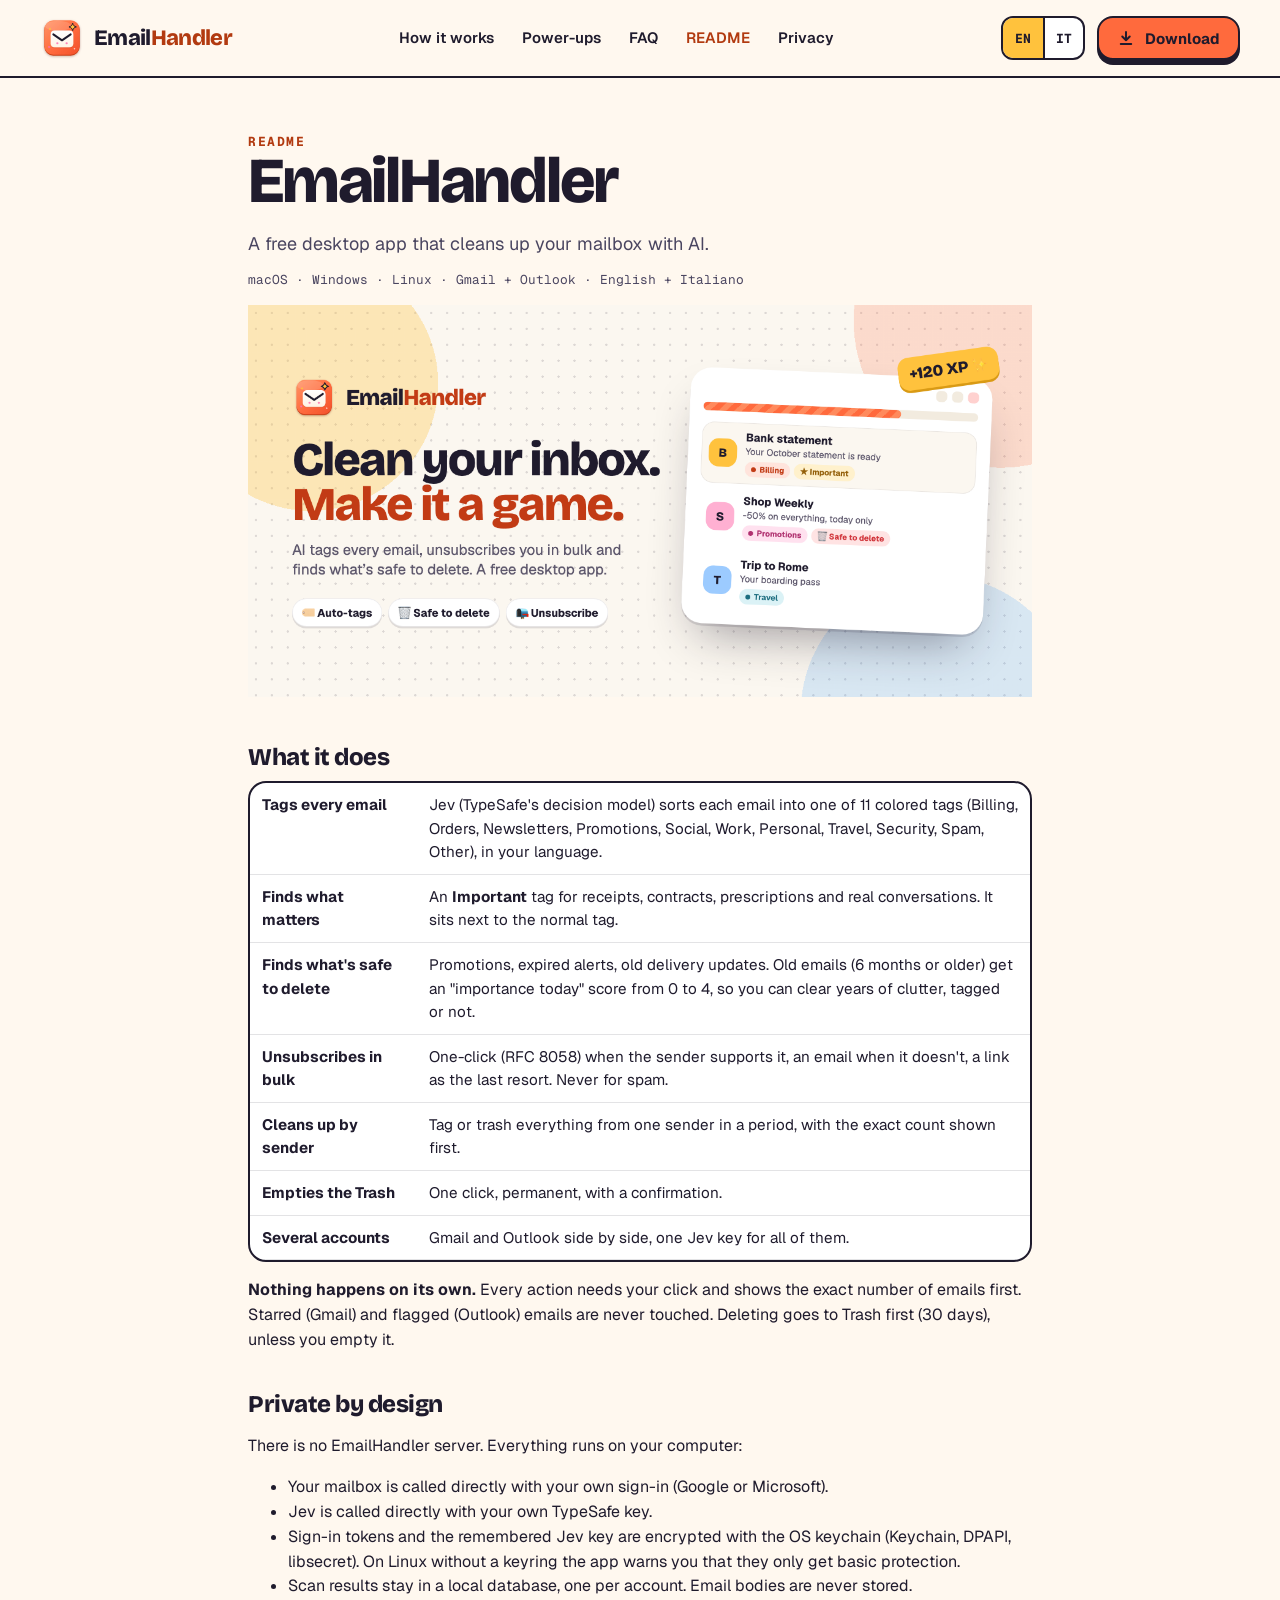
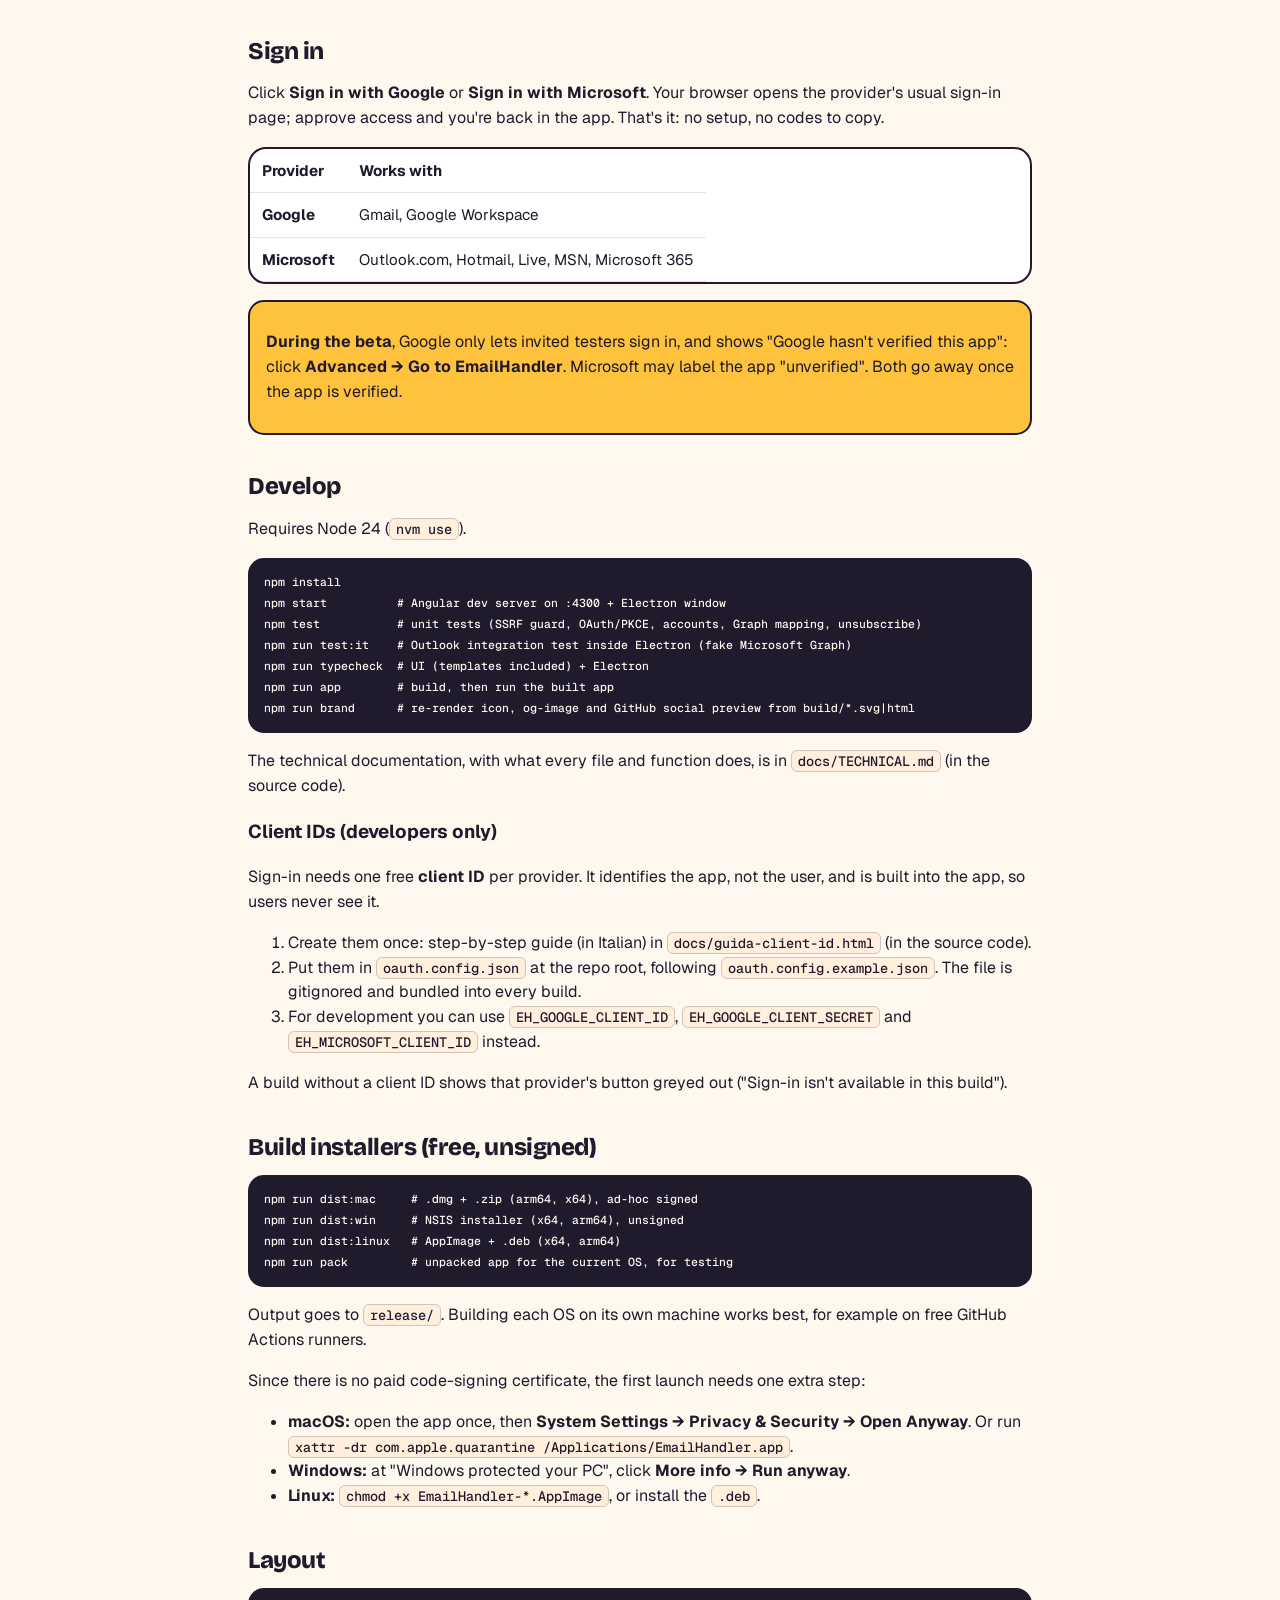
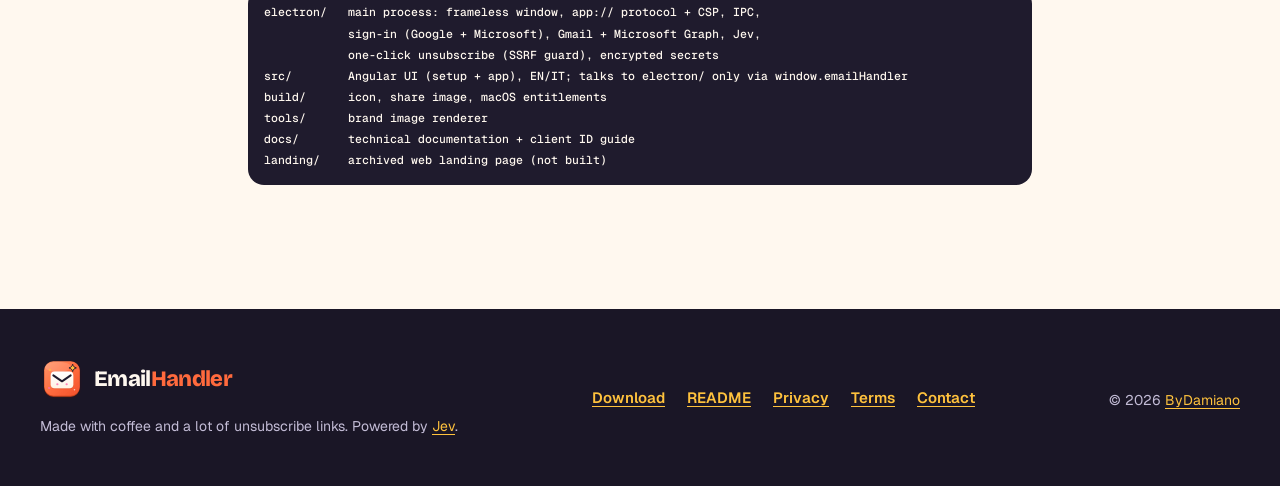
<file: readme.html>
<!doctype html>
<html lang="en" data-alt="it/readme.html">
  <head>
    <meta charset="utf-8" />
    <meta name="viewport" content="width=device-width, initial-scale=1" />
    <script src="lang.js"></script>
    <title>README · EmailHandler</title>
    <meta name="description" content="What EmailHandler does, how it keeps your mail private, and how to build it." />
    <link rel="canonical" href="https://bydamiano.github.io/emailhandler-site/readme.html" />
    <link rel="alternate" hreflang="en" href="https://bydamiano.github.io/emailhandler-site/readme.html" />
    <link rel="alternate" hreflang="it" href="https://bydamiano.github.io/emailhandler-site/it/readme.html" />
    <link rel="alternate" hreflang="x-default" href="https://bydamiano.github.io/emailhandler-site/readme.html" />
    <meta name="theme-color" content="#fff8ef" />
    <link rel="icon" href="assets/icon.svg" type="image/svg+xml" />
    <link rel="icon" href="assets/icon-192.png" type="image/png" sizes="192x192" />
    <link rel="preconnect" href="https://fonts.googleapis.com" />
    <link rel="preconnect" href="https://fonts.gstatic.com" crossorigin />
    <link rel="stylesheet" href="https://fonts.googleapis.com/css2?family=Bricolage+Grotesque:opsz,wght@12..96,500..800&family=Geist+Mono:wght@400..700&family=Geist:wght@400..700&display=swap" />
    <link rel="stylesheet" href="style.css" />
  </head>
  <body>
    <a class="skip btn btn-go" href="#main">Skip to content</a>

    <header class="site-header">
      <div class="container">
        <a class="brand" href="./" aria-label="EmailHandler home">
          <img src="assets/icon.svg" alt="" width="44" height="44" />
          <span>Email<span class="hot">Handler</span></span>
        </a>
        <nav class="nav" aria-label="Site">
          <a href="./#levels">How it works</a>
          <a href="./#powerups">Power-ups</a>
          <a href="./#faq">FAQ</a>
          <a href="readme.html" aria-current="page">README</a>
          <a href="privacy.html">Privacy</a>
        </nav>
        <div class="hdr-end">
          <nav class="lang" aria-label="Language">
            <a href="readme.html" hreflang="en" lang="en" data-lang="en" aria-current="true">EN</a>
            <a href="it/readme.html" hreflang="it" lang="it" data-lang="it">IT</a>
          </nav>
          <a class="btn btn-go btn-sm" href="./#download">
            <svg viewBox="0 0 24 24" width="18" height="18" fill="none" stroke="currentColor" stroke-width="2.6" stroke-linecap="round" stroke-linejoin="round" aria-hidden="true"><path d="M12 4v11M7 10l5 5 5-5M5 20h14" /></svg>
            <span class="label">Download</span>
          </a>
        </div>
      </div>
    </header>

    <main id="main" class="doc readme">
      <p class="eyebrow">README</p>
      <h1>EmailHandler</h1>
      <p class="lead">A free desktop app that cleans up your mailbox with AI.</p>
      <p class="meta">macOS · Windows · Linux · Gmail + Outlook · English + Italiano</p>
      <p><img src="assets/social-preview.png" alt="EmailHandler: clean your inbox, make it a game" width="880" /></p>

      <h2>What it does</h2>
      <table>
        <tbody>
          <tr><td><strong>Tags every email</strong></td><td>Jev (TypeSafe's decision model) sorts each email into one of 11 colored tags (Billing, Orders, Newsletters, Promotions, Social, Work, Personal, Travel, Security, Spam, Other), in your language.</td></tr>
          <tr><td><strong>Finds what matters</strong></td><td>An <strong>Important</strong> tag for receipts, contracts, prescriptions and real conversations. It sits next to the normal tag.</td></tr>
          <tr><td><strong>Finds what's safe to delete</strong></td><td>Promotions, expired alerts, old delivery updates. Old emails (6 months or older) get an "importance today" score from 0 to 4, so you can clear years of clutter, tagged or not.</td></tr>
          <tr><td><strong>Unsubscribes in bulk</strong></td><td>One-click (RFC 8058) when the sender supports it, an email when it doesn't, a link as the last resort. Never for spam.</td></tr>
          <tr><td><strong>Cleans up by sender</strong></td><td>Tag or trash everything from one sender in a period, with the exact count shown first.</td></tr>
          <tr><td><strong>Empties the Trash</strong></td><td>One click, permanent, with a confirmation.</td></tr>
          <tr><td><strong>Several accounts</strong></td><td>Gmail and Outlook side by side, one Jev key for all of them.</td></tr>
        </tbody>
      </table>
      <p><strong>Nothing happens on its own.</strong> Every action needs your click and shows the exact number of emails first. Starred (Gmail) and flagged (Outlook) emails are never touched. Deleting goes to Trash first (30 days), unless you empty it.</p>

      <h2>Private by design</h2>
      <p>There is no EmailHandler server. Everything runs on your computer:</p>
      <ul>
        <li>Your mailbox is called directly with your own sign-in (Google or Microsoft).</li>
        <li>Jev is called directly with your own TypeSafe key.</li>
        <li>Sign-in tokens and the remembered Jev key are encrypted with the OS keychain (Keychain, DPAPI, libsecret). On Linux without a keyring the app warns you that they only get basic protection.</li>
        <li>Scan results stay in a local database, one per account. Email bodies are never stored.</li>
      </ul>

      <h2>Sign in</h2>
      <p>Click <strong>Sign in with Google</strong> or <strong>Sign in with Microsoft</strong>. Your browser opens the provider's usual sign-in page; approve access and you're back in the app. That's it: no setup, no codes to copy.</p>
      <table>
        <thead><tr><th>Provider</th><th>Works with</th></tr></thead>
        <tbody>
          <tr><td><strong>Google</strong></td><td>Gmail, Google Workspace</td></tr>
          <tr><td><strong>Microsoft</strong></td><td>Outlook.com, Hotmail, Live, MSN, Microsoft 365</td></tr>
        </tbody>
      </table>
      <blockquote>
        <p><strong>During the beta</strong>, Google only lets invited testers sign in, and shows "Google hasn't verified this app": click <strong>Advanced → Go to EmailHandler</strong>. Microsoft may label the app "unverified". Both go away once the app is verified.</p>
      </blockquote>

      <h2>Develop</h2>
      <p>Requires Node 24 (<code>nvm use</code>).</p>
      <pre><code>npm install
npm start          # Angular dev server on :4300 + Electron window
npm test           # unit tests (SSRF guard, OAuth/PKCE, accounts, Graph mapping, unsubscribe)
npm run test:it    # Outlook integration test inside Electron (fake Microsoft Graph)
npm run typecheck  # UI (templates included) + Electron
npm run app        # build, then run the built app
npm run brand      # re-render icon, og-image and GitHub social preview from build/*.svg|html</code></pre>
      <p>The technical documentation, with what every file and function does, is in <code>docs/TECHNICAL.md</code> (in the source code).</p>

      <h3>Client IDs (developers only)</h3>
      <p>Sign-in needs one free <strong>client ID</strong> per provider. It identifies the app, not the user, and is built into the app, so users never see it.</p>
      <ol>
        <li>Create them once: step-by-step guide (in Italian) in <code>docs/guida-client-id.html</code> (in the source code).</li>
        <li>Put them in <code>oauth.config.json</code> at the repo root, following <code>oauth.config.example.json</code>. The file is gitignored and bundled into every build.</li>
        <li>For development you can use <code>EH_GOOGLE_CLIENT_ID</code>, <code>EH_GOOGLE_CLIENT_SECRET</code> and <code>EH_MICROSOFT_CLIENT_ID</code> instead.</li>
      </ol>
      <p>A build without a client ID shows that provider's button greyed out ("Sign-in isn't available in this build").</p>

      <h2>Build installers (free, unsigned)</h2>
      <pre><code>npm run dist:mac     # .dmg + .zip (arm64, x64), ad-hoc signed
npm run dist:win     # NSIS installer (x64, arm64), unsigned
npm run dist:linux   # AppImage + .deb (x64, arm64)
npm run pack         # unpacked app for the current OS, for testing</code></pre>
      <p>Output goes to <code>release/</code>. Building each OS on its own machine works best, for example on free GitHub Actions runners.</p>
      <p>Since there is no paid code-signing certificate, the first launch needs one extra step:</p>
      <ul>
        <li><strong>macOS:</strong> open the app once, then <strong>System Settings → Privacy &amp; Security → Open Anyway</strong>. Or run <code>xattr -dr com.apple.quarantine /Applications/EmailHandler.app</code>.</li>
        <li><strong>Windows:</strong> at "Windows protected your PC", click <strong>More info → Run anyway</strong>.</li>
        <li><strong>Linux:</strong> <code>chmod +x EmailHandler-*.AppImage</code>, or install the <code>.deb</code>.</li>
      </ul>

      <h2>Layout</h2>
      <pre><code>electron/   main process: frameless window, app:// protocol + CSP, IPC,
            sign-in (Google + Microsoft), Gmail + Microsoft Graph, Jev,
            one-click unsubscribe (SSRF guard), encrypted secrets
src/        Angular UI (setup + app), EN/IT; talks to electron/ only via window.emailHandler
build/      icon, share image, macOS entitlements
tools/      brand image renderer
docs/       technical documentation + client ID guide
landing/    archived web landing page (not built)</code></pre>
    </main>

    <footer class="night site-footer">
      <div class="container">
        <div>
          <a class="brand" href="./"><img src="assets/icon.svg" alt="" width="44" height="44" /><span>Email<span class="hot">Handler</span></span></a>
          <p>Made with coffee and a lot of unsubscribe links. Powered by <a href="https://typesafe.ai">Jev</a>.</p>
        </div>
        <nav aria-label="Footer">
          <a href="./#download">Download</a>
          <a href="readme.html">README</a>
          <a href="privacy.html">Privacy</a>
          <a href="terms.html">Terms</a>
          <a href="mailto:bydamiano07@gmail.com">Contact</a>
        </nav>
        <small>© 2026 <a href="https://bydamiano.me">ByDamiano</a></small>
      </div>
    </footer>
  </body>
</html>
</file>
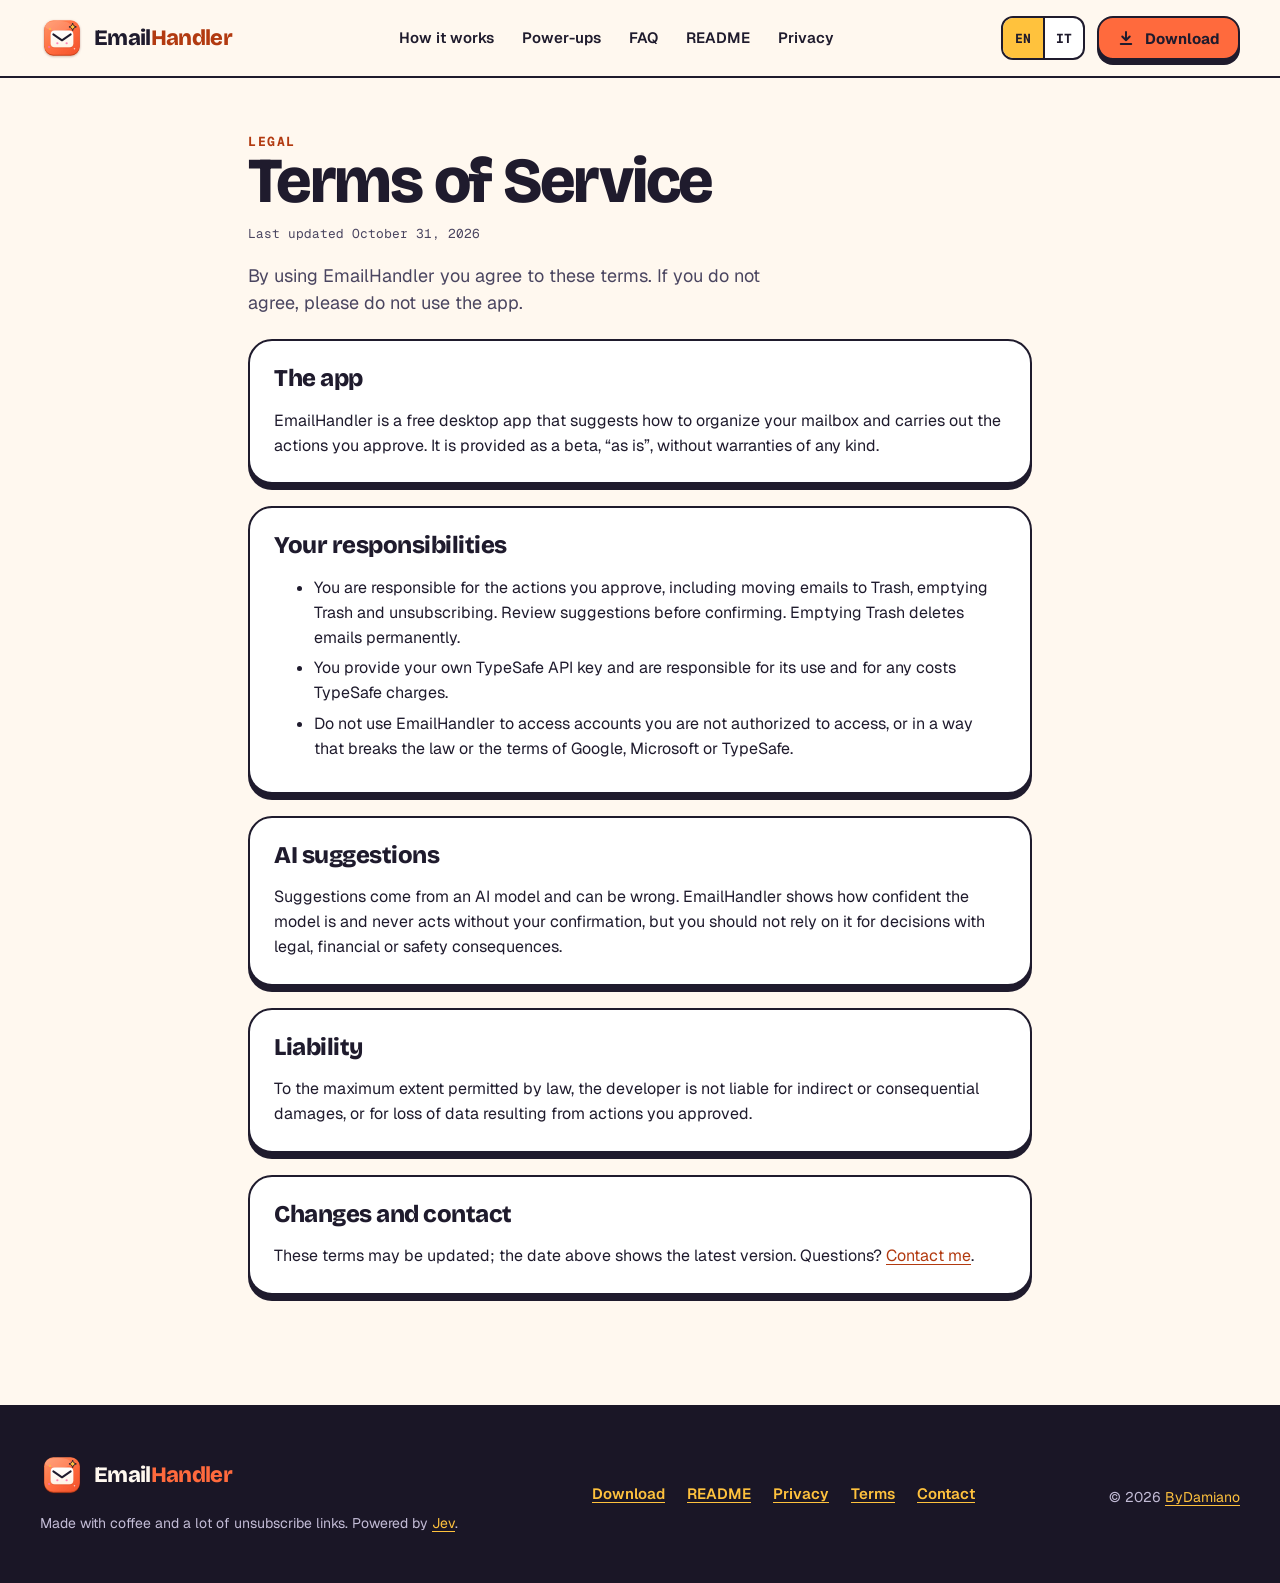
<file: terms.html>
<!doctype html>
<html lang="en" data-alt="it/terms.html">
  <head>
    <meta charset="utf-8" />
    <meta name="viewport" content="width=device-width, initial-scale=1" />
    <script src="lang.js"></script>
    <title>Terms of Service · EmailHandler</title>
    <meta name="description" content="The terms for using the EmailHandler desktop app." />
    <link rel="canonical" href="https://bydamiano.github.io/emailhandler-site/terms.html" />
    <link rel="alternate" hreflang="en" href="https://bydamiano.github.io/emailhandler-site/terms.html" />
    <link rel="alternate" hreflang="it" href="https://bydamiano.github.io/emailhandler-site/it/terms.html" />
    <link rel="alternate" hreflang="x-default" href="https://bydamiano.github.io/emailhandler-site/terms.html" />
    <meta name="theme-color" content="#fff8ef" />
    <link rel="icon" href="assets/icon.svg" type="image/svg+xml" />
    <link rel="icon" href="assets/icon-192.png" type="image/png" sizes="192x192" />
    <link rel="preconnect" href="https://fonts.googleapis.com" />
    <link rel="preconnect" href="https://fonts.gstatic.com" crossorigin />
    <link rel="stylesheet" href="https://fonts.googleapis.com/css2?family=Bricolage+Grotesque:opsz,wght@12..96,500..800&family=Geist+Mono:wght@400..700&family=Geist:wght@400..700&display=swap" />
    <link rel="stylesheet" href="style.css" />
  </head>
  <body>
    <a class="skip btn btn-go" href="#main">Skip to content</a>

    <header class="site-header">
      <div class="container">
        <a class="brand" href="./" aria-label="EmailHandler home">
          <img src="assets/icon.svg" alt="" width="44" height="44" />
          <span>Email<span class="hot">Handler</span></span>
        </a>
        <nav class="nav" aria-label="Site">
          <a href="./#levels">How it works</a>
          <a href="./#powerups">Power-ups</a>
          <a href="./#faq">FAQ</a>
          <a href="readme.html">README</a>
          <a href="privacy.html">Privacy</a>
        </nav>
        <div class="hdr-end">
          <nav class="lang" aria-label="Language">
            <a href="terms.html" hreflang="en" lang="en" data-lang="en" aria-current="true">EN</a>
            <a href="it/terms.html" hreflang="it" lang="it" data-lang="it">IT</a>
          </nav>
          <a class="btn btn-go btn-sm" href="./#download">
            <svg viewBox="0 0 24 24" width="18" height="18" fill="none" stroke="currentColor" stroke-width="2.6" stroke-linecap="round" stroke-linejoin="round" aria-hidden="true"><path d="M12 4v11M7 10l5 5 5-5M5 20h14" /></svg>
            <span class="label">Download</span>
          </a>
        </div>
      </div>
    </header>

    <main id="main" class="doc">
      <p class="eyebrow">Legal</p>
      <h1>Terms of Service</h1>
      <p class="meta">Last updated October 31, 2026</p>
      <p class="lead">By using EmailHandler you agree to these terms. If you do not agree, please do not use the app.</p>

      <section class="card">
        <h2>The app</h2>
        <p>EmailHandler is a free desktop app that suggests how to organize your mailbox and carries out the actions you approve. It is provided as a beta, “as is”, without warranties of any kind.</p>
      </section>

      <section class="card">
        <h2>Your responsibilities</h2>
        <ul>
          <li>You are responsible for the actions you approve, including moving emails to Trash, emptying Trash and unsubscribing. Review suggestions before confirming. Emptying Trash deletes emails permanently.</li>
          <li>You provide your own TypeSafe API key and are responsible for its use and for any costs TypeSafe charges.</li>
          <li>Do not use EmailHandler to access accounts you are not authorized to access, or in a way that breaks the law or the terms of Google, Microsoft or TypeSafe.</li>
        </ul>
      </section>

      <section class="card">
        <h2>AI suggestions</h2>
        <p>Suggestions come from an AI model and can be wrong. EmailHandler shows how confident the model is and never acts without your confirmation, but you should not rely on it for decisions with legal, financial or safety consequences.</p>
      </section>

      <section class="card">
        <h2>Liability</h2>
        <p>To the maximum extent permitted by law, the developer is not liable for indirect or consequential damages, or for loss of data resulting from actions you approved.</p>
      </section>

      <section class="card">
        <h2>Changes and contact</h2>
        <p>These terms may be updated; the date above shows the latest version. Questions? <a href="mailto:bydamiano07@gmail.com">Contact me</a>.</p>
      </section>
    </main>

    <footer class="night site-footer">
      <div class="container">
        <div>
          <a class="brand" href="./"><img src="assets/icon.svg" alt="" width="44" height="44" /><span>Email<span class="hot">Handler</span></span></a>
          <p>Made with coffee and a lot of unsubscribe links. Powered by <a href="https://typesafe.ai">Jev</a>.</p>
        </div>
        <nav aria-label="Footer">
          <a href="./#download">Download</a>
          <a href="readme.html">README</a>
          <a href="privacy.html">Privacy</a>
          <a href="terms.html">Terms</a>
          <a href="mailto:bydamiano07@gmail.com">Contact</a>
        </nav>
        <small>© 2026 <a href="https://bydamiano.me">ByDamiano</a></small>
      </div>
    </footer>
  </body>
</html>
</file>
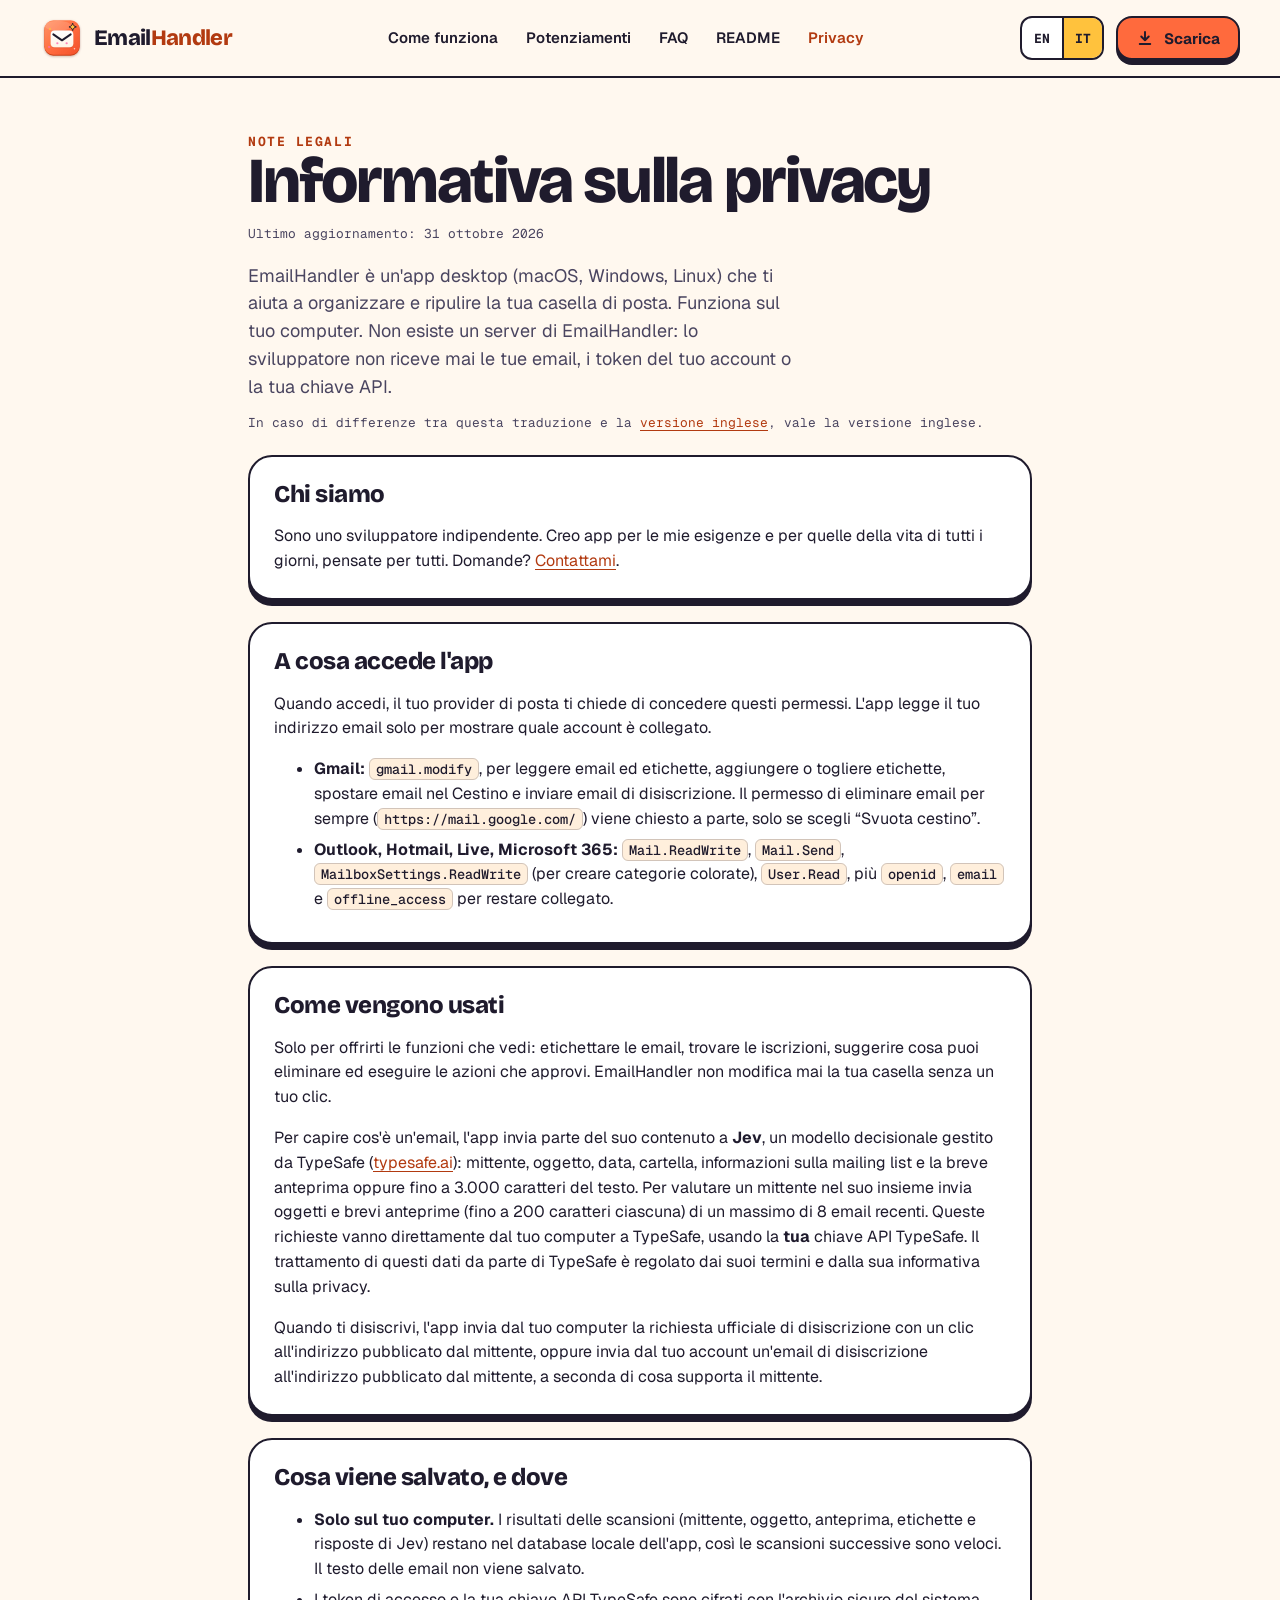
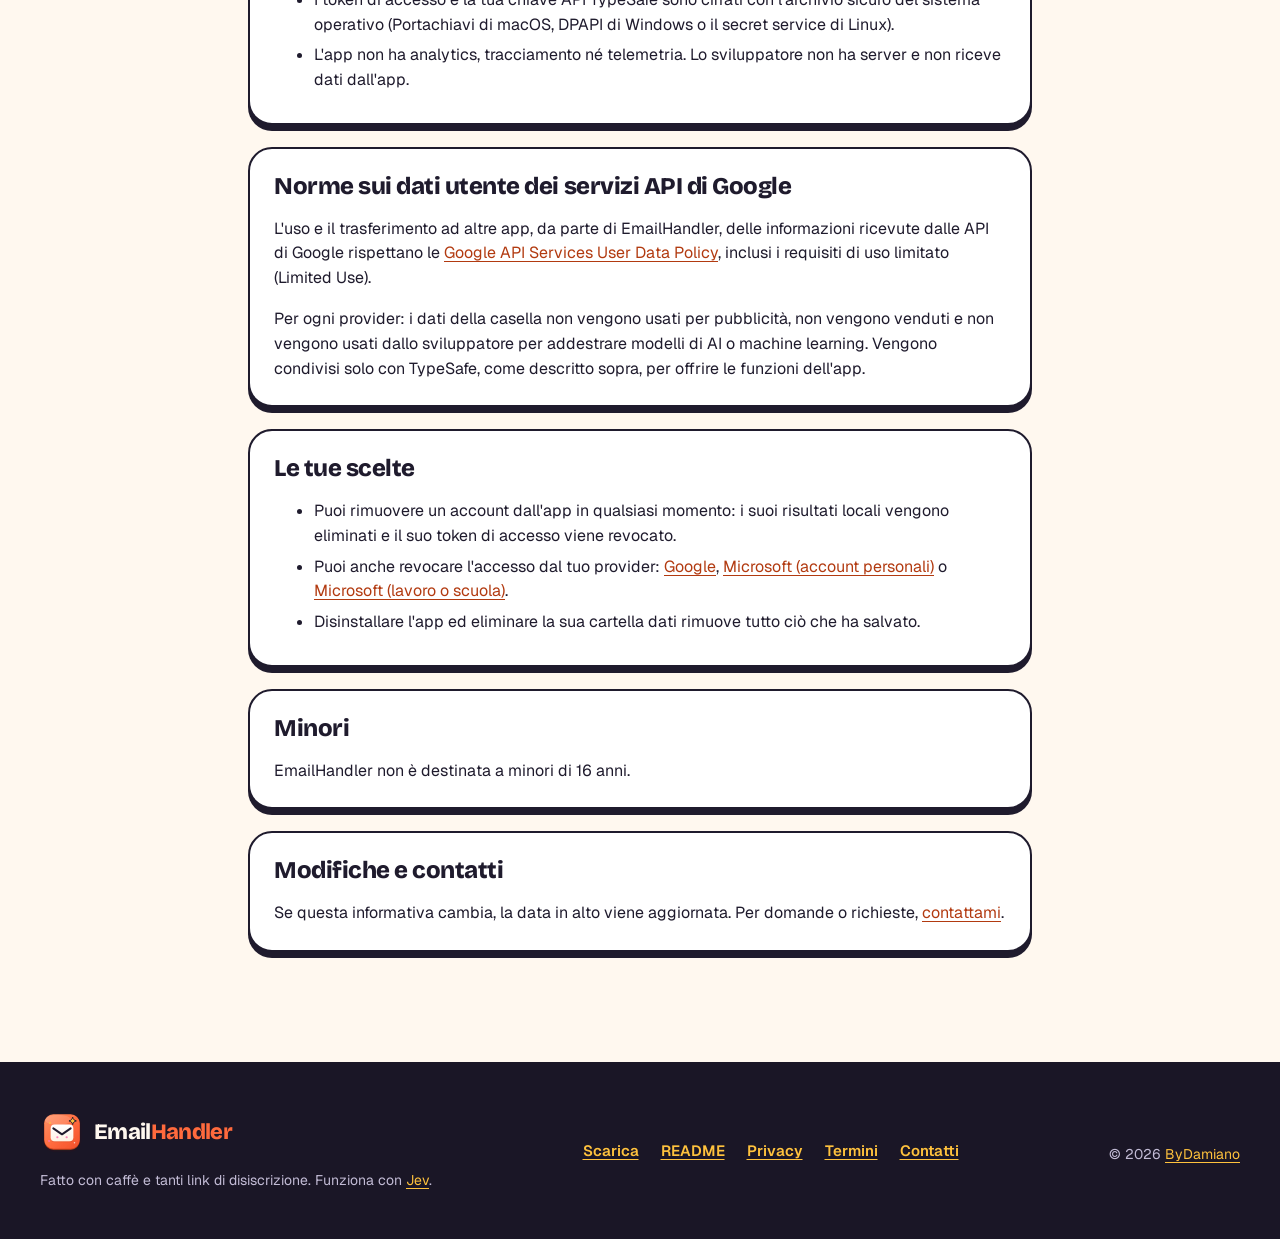
<file: it/privacy.html>
<!doctype html>
<html lang="it" data-alt="../privacy.html">
  <head>
    <meta charset="utf-8" />
    <meta name="viewport" content="width=device-width, initial-scale=1" />
    <script src="../lang.js"></script>
    <title>Informativa sulla privacy · EmailHandler</title>
    <meta name="description" content="A cosa accede EmailHandler nella tua casella di posta, perché, dove vanno i dati e come rimuoverli." />
    <link rel="canonical" href="https://bydamiano.github.io/emailhandler-site/it/privacy.html" />
    <link rel="alternate" hreflang="en" href="https://bydamiano.github.io/emailhandler-site/privacy.html" />
    <link rel="alternate" hreflang="it" href="https://bydamiano.github.io/emailhandler-site/it/privacy.html" />
    <link rel="alternate" hreflang="x-default" href="https://bydamiano.github.io/emailhandler-site/privacy.html" />
    <meta name="theme-color" content="#fff8ef" />
    <link rel="icon" href="../assets/icon.svg" type="image/svg+xml" />
    <link rel="icon" href="../assets/icon-192.png" type="image/png" sizes="192x192" />
    <link rel="preconnect" href="https://fonts.googleapis.com" />
    <link rel="preconnect" href="https://fonts.gstatic.com" crossorigin />
    <link rel="stylesheet" href="https://fonts.googleapis.com/css2?family=Bricolage+Grotesque:opsz,wght@12..96,500..800&family=Geist+Mono:wght@400..700&family=Geist:wght@400..700&display=swap" />
    <link rel="stylesheet" href="../style.css" />
  </head>
  <body>
    <a class="skip btn btn-go" href="#main">Vai al contenuto</a>

    <header class="site-header">
      <div class="container">
        <a class="brand" href="./" aria-label="EmailHandler, pagina iniziale">
          <img src="../assets/icon.svg" alt="" width="44" height="44" />
          <span>Email<span class="hot">Handler</span></span>
        </a>
        <nav class="nav" aria-label="Sito">
          <a href="./#levels">Come funziona</a>
          <a href="./#powerups">Potenziamenti</a>
          <a href="./#faq">FAQ</a>
          <a href="readme.html">README</a>
          <a href="privacy.html" aria-current="page">Privacy</a>
        </nav>
        <div class="hdr-end">
          <nav class="lang" aria-label="Lingua">
            <a href="../privacy.html" hreflang="en" lang="en" data-lang="en">EN</a>
            <a href="privacy.html" hreflang="it" lang="it" data-lang="it" aria-current="true">IT</a>
          </nav>
          <a class="btn btn-go btn-sm" href="./#download">
            <svg viewBox="0 0 24 24" width="18" height="18" fill="none" stroke="currentColor" stroke-width="2.6" stroke-linecap="round" stroke-linejoin="round" aria-hidden="true"><path d="M12 4v11M7 10l5 5 5-5M5 20h14" /></svg>
            <span class="label">Scarica</span>
          </a>
        </div>
      </div>
    </header>

    <main id="main" class="doc">
      <p class="eyebrow">Note legali</p>
      <h1>Informativa sulla privacy</h1>
      <p class="meta">Ultimo aggiornamento: 31 ottobre 2026</p>
      <p class="lead">
        EmailHandler è un'app desktop (macOS, Windows, Linux) che ti aiuta a organizzare e ripulire la tua casella di posta.
        Funziona sul tuo computer. Non esiste un server di EmailHandler: lo sviluppatore non riceve mai le tue email, i token del tuo account o la tua chiave API.
      </p>
      <p class="meta">In caso di differenze tra questa traduzione e la <a href="../privacy.html">versione inglese</a>, vale la versione inglese.</p>

      <section class="card">
        <h2>Chi siamo</h2>
        <p>Sono uno sviluppatore indipendente. Creo app per le mie esigenze e per quelle della vita di tutti i giorni, pensate per tutti. Domande? <a href="mailto:bydamiano07@gmail.com">Contattami</a>.</p>
      </section>

      <section class="card">
        <h2>A cosa accede l'app</h2>
        <p>Quando accedi, il tuo provider di posta ti chiede di concedere questi permessi. L'app legge il tuo indirizzo email solo per mostrare quale account è collegato.</p>
        <ul>
          <li><strong>Gmail:</strong> <code>gmail.modify</code>, per leggere email ed etichette, aggiungere o togliere etichette, spostare email nel Cestino e inviare email di disiscrizione. Il permesso di eliminare email per sempre (<code>https://mail.google.com/</code>) viene chiesto a parte, solo se scegli “Svuota cestino”.</li>
          <li><strong>Outlook, Hotmail, Live, Microsoft 365:</strong> <code>Mail.ReadWrite</code>, <code>Mail.Send</code>, <code>MailboxSettings.ReadWrite</code> (per creare categorie colorate), <code>User.Read</code>, più <code>openid</code>, <code>email</code> e <code>offline_access</code> per restare collegato.</li>
        </ul>
      </section>

      <section class="card">
        <h2>Come vengono usati</h2>
        <p>Solo per offrirti le funzioni che vedi: etichettare le email, trovare le iscrizioni, suggerire cosa puoi eliminare ed eseguire le azioni che approvi. EmailHandler non modifica mai la tua casella senza un tuo clic.</p>
        <p>
          Per capire cos'è un'email, l'app invia parte del suo contenuto a <strong>Jev</strong>, un modello decisionale gestito da TypeSafe (<a href="https://typesafe.ai">typesafe.ai</a>):
          mittente, oggetto, data, cartella, informazioni sulla mailing list e la breve anteprima oppure fino a 3.000 caratteri del testo.
          Per valutare un mittente nel suo insieme invia oggetti e brevi anteprime (fino a 200 caratteri ciascuna) di un massimo di 8 email recenti.
          Queste richieste vanno direttamente dal tuo computer a TypeSafe, usando la <strong>tua</strong> chiave API TypeSafe. Il trattamento di questi dati da parte di TypeSafe è regolato dai suoi termini e dalla sua informativa sulla privacy.
        </p>
        <p>Quando ti disiscrivi, l'app invia dal tuo computer la richiesta ufficiale di disiscrizione con un clic all'indirizzo pubblicato dal mittente, oppure invia dal tuo account un'email di disiscrizione all'indirizzo pubblicato dal mittente, a seconda di cosa supporta il mittente.</p>
      </section>

      <section class="card">
        <h2>Cosa viene salvato, e dove</h2>
        <ul>
          <li><strong>Solo sul tuo computer.</strong> I risultati delle scansioni (mittente, oggetto, anteprima, etichette e risposte di Jev) restano nel database locale dell'app, così le scansioni successive sono veloci. Il testo delle email non viene salvato.</li>
          <li>I token di accesso e la tua chiave API TypeSafe sono cifrati con l'archivio sicuro del sistema operativo (Portachiavi di macOS, DPAPI di Windows o il secret service di Linux).</li>
          <li>L'app non ha analytics, tracciamento né telemetria. Lo sviluppatore non ha server e non riceve dati dall'app.</li>
        </ul>
      </section>

      <section class="card">
        <h2>Norme sui dati utente dei servizi API di Google</h2>
        <p>L'uso e il trasferimento ad altre app, da parte di EmailHandler, delle informazioni ricevute dalle API di Google rispettano le <a href="https://developers.google.com/terms/api-services-user-data-policy">Google API Services User Data Policy</a>, inclusi i requisiti di uso limitato (Limited Use).</p>
        <p>Per ogni provider: i dati della casella non vengono usati per pubblicità, non vengono venduti e non vengono usati dallo sviluppatore per addestrare modelli di AI o machine learning. Vengono condivisi solo con TypeSafe, come descritto sopra, per offrire le funzioni dell'app.</p>
      </section>

      <section class="card">
        <h2>Le tue scelte</h2>
        <ul>
          <li>Puoi rimuovere un account dall'app in qualsiasi momento: i suoi risultati locali vengono eliminati e il suo token di accesso viene revocato.</li>
          <li>Puoi anche revocare l'accesso dal tuo provider: <a href="https://myaccount.google.com/permissions">Google</a>, <a href="https://account.live.com/consent/Manage">Microsoft (account personali)</a> o <a href="https://myapps.microsoft.com">Microsoft (lavoro o scuola)</a>.</li>
          <li>Disinstallare l'app ed eliminare la sua cartella dati rimuove tutto ciò che ha salvato.</li>
        </ul>
      </section>

      <section class="card">
        <h2>Minori</h2>
        <p>EmailHandler non è destinata a minori di 16 anni.</p>
      </section>

      <section class="card">
        <h2>Modifiche e contatti</h2>
        <p>Se questa informativa cambia, la data in alto viene aggiornata. Per domande o richieste, <a href="mailto:bydamiano07@gmail.com">contattami</a>.</p>
      </section>
    </main>

    <footer class="night site-footer">
      <div class="container">
        <div>
          <a class="brand" href="./"><img src="../assets/icon.svg" alt="" width="44" height="44" /><span>Email<span class="hot">Handler</span></span></a>
          <p>Fatto con caffè e tanti link di disiscrizione. Funziona con <a href="https://typesafe.ai">Jev</a>.</p>
        </div>
        <nav aria-label="Piè di pagina">
          <a href="./#download">Scarica</a>
          <a href="readme.html">README</a>
          <a href="privacy.html">Privacy</a>
          <a href="terms.html">Termini</a>
          <a href="mailto:bydamiano07@gmail.com">Contatti</a>
        </nav>
        <small>© 2026 <a href="https://bydamiano.me">ByDamiano</a></small>
      </div>
    </footer>
  </body>
</html>
</file>
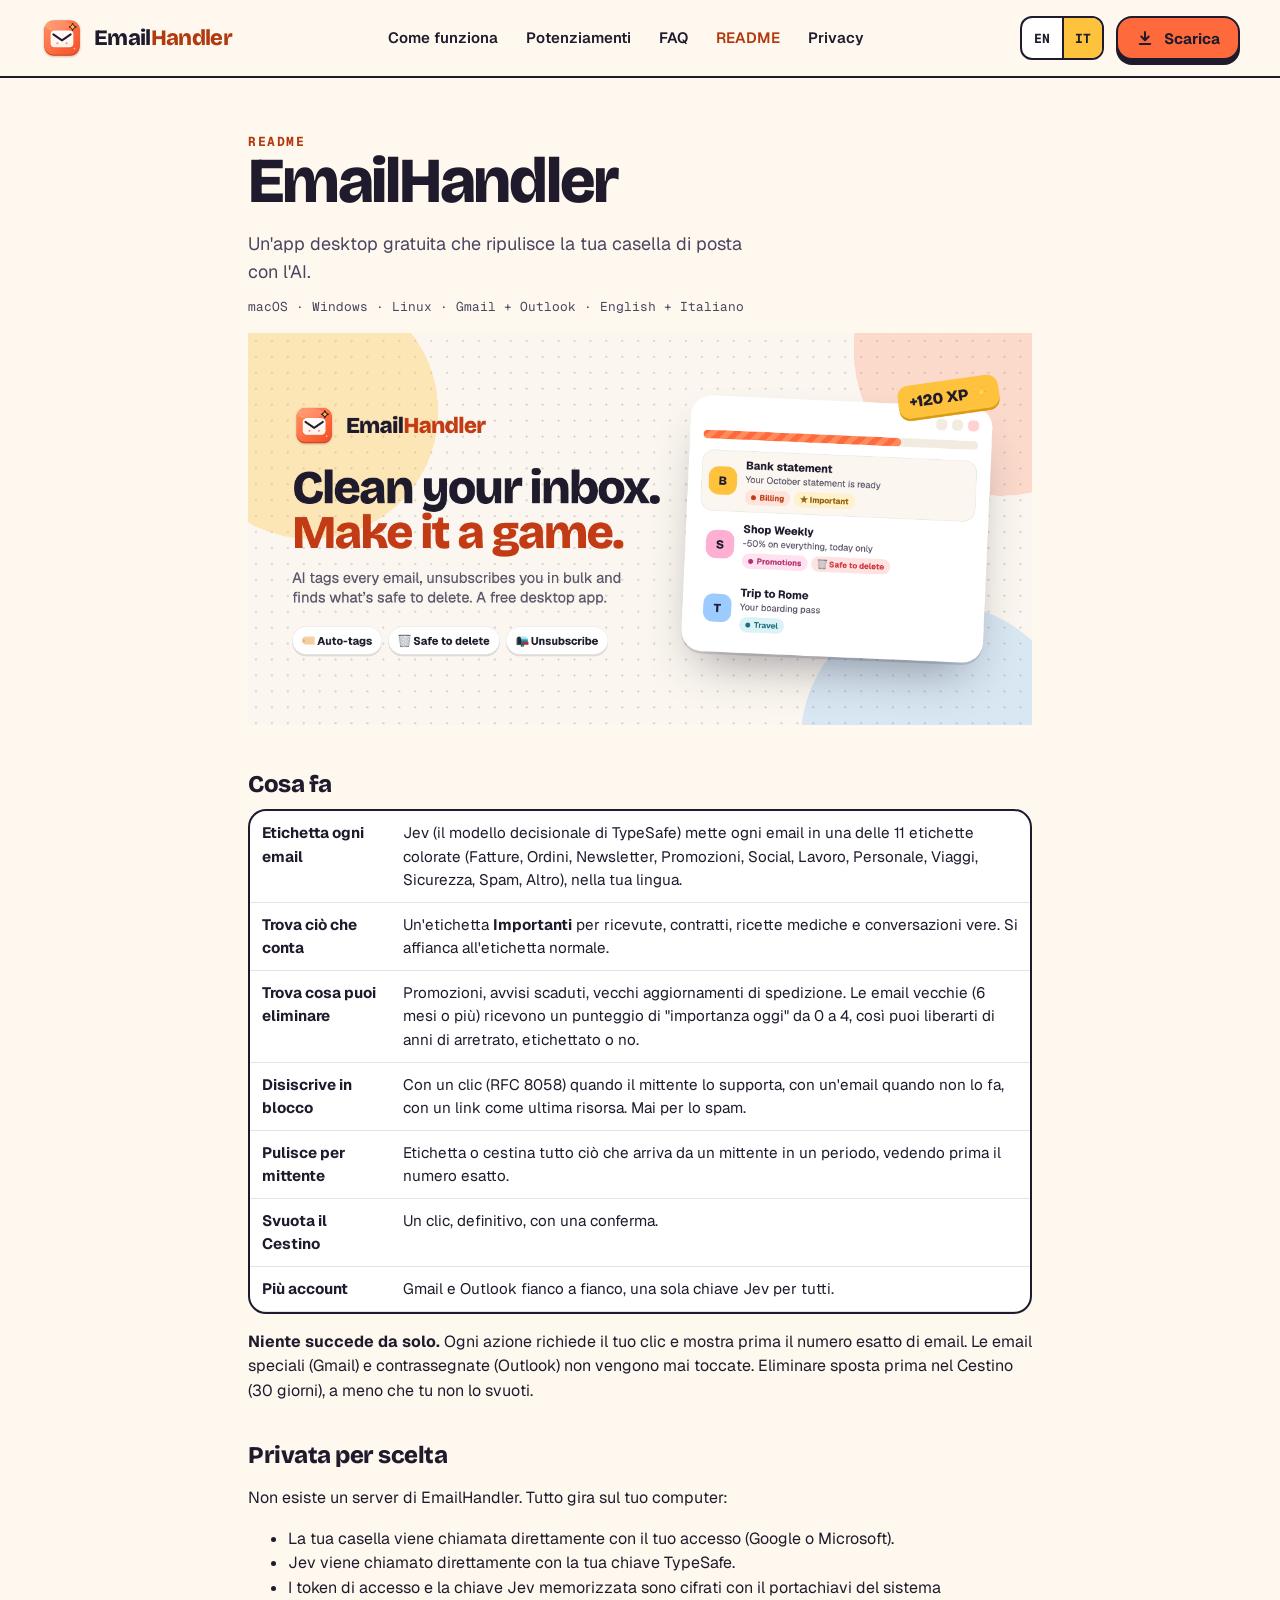
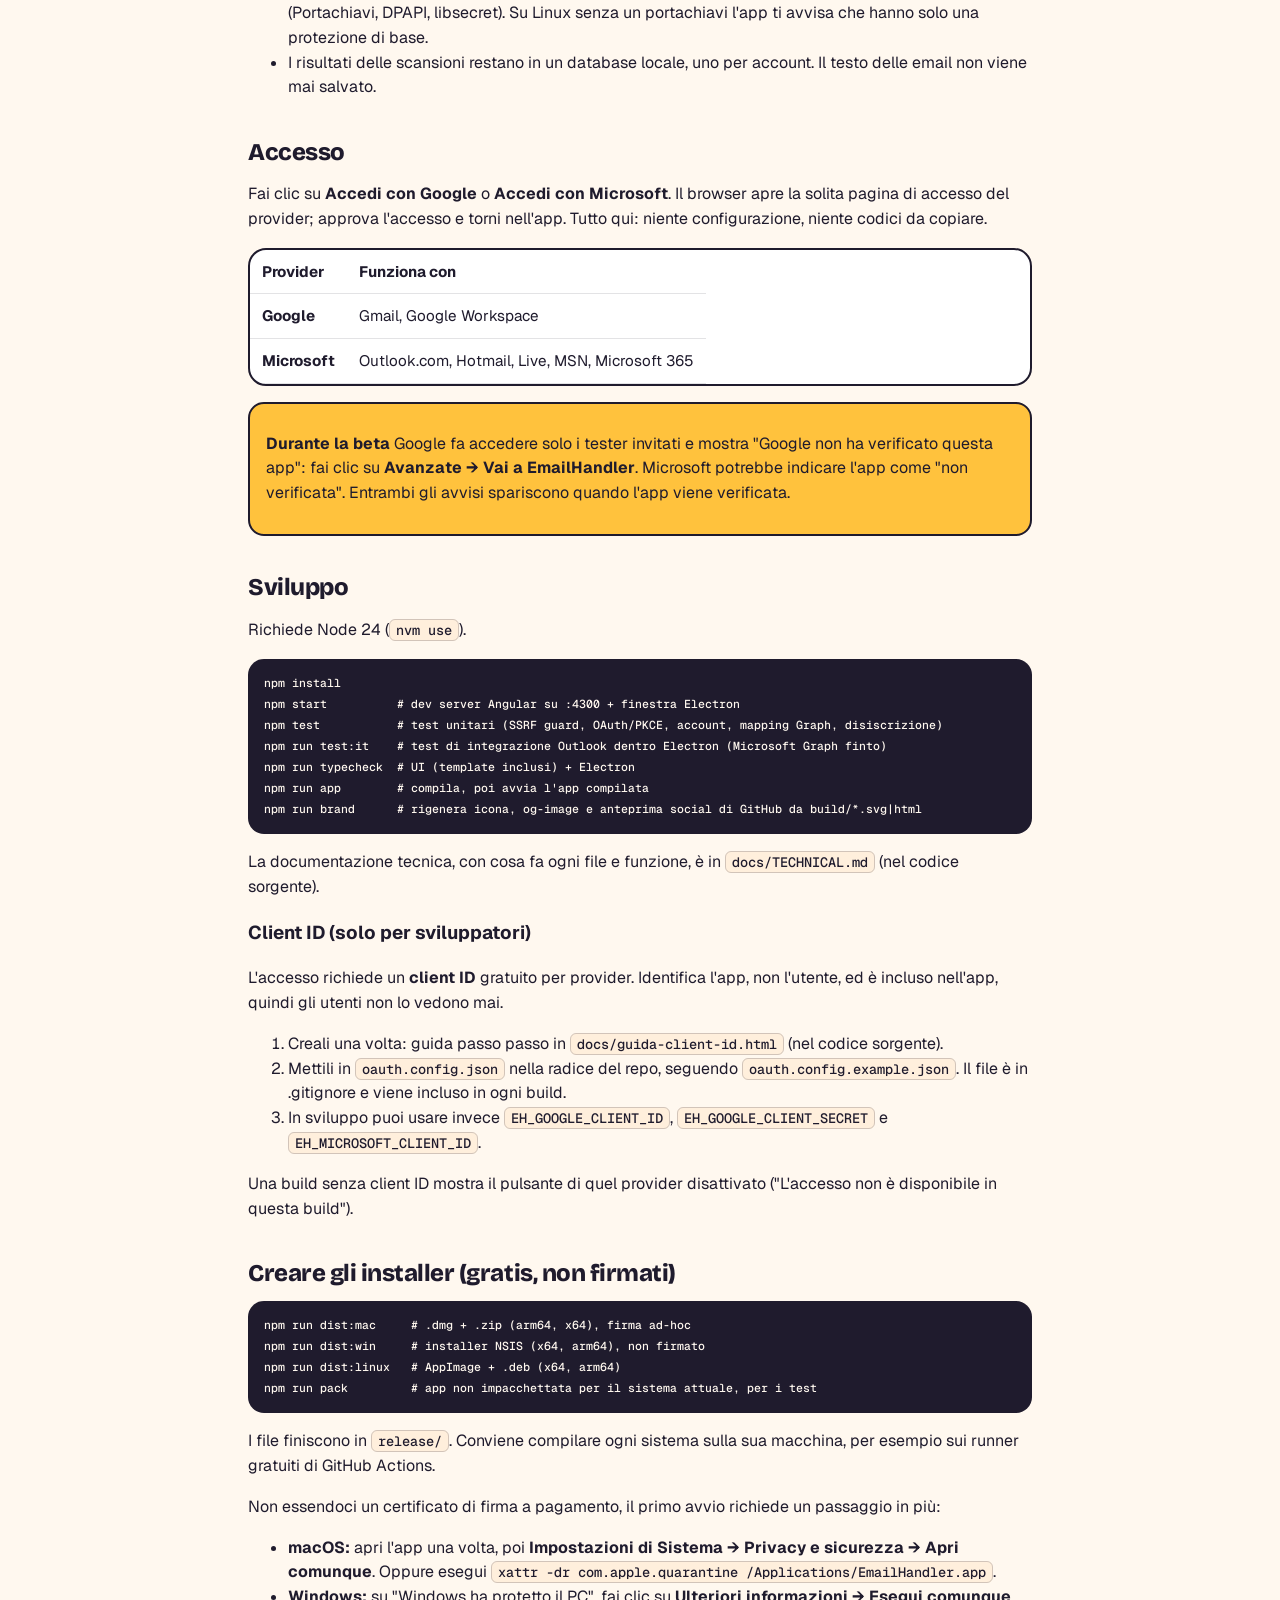
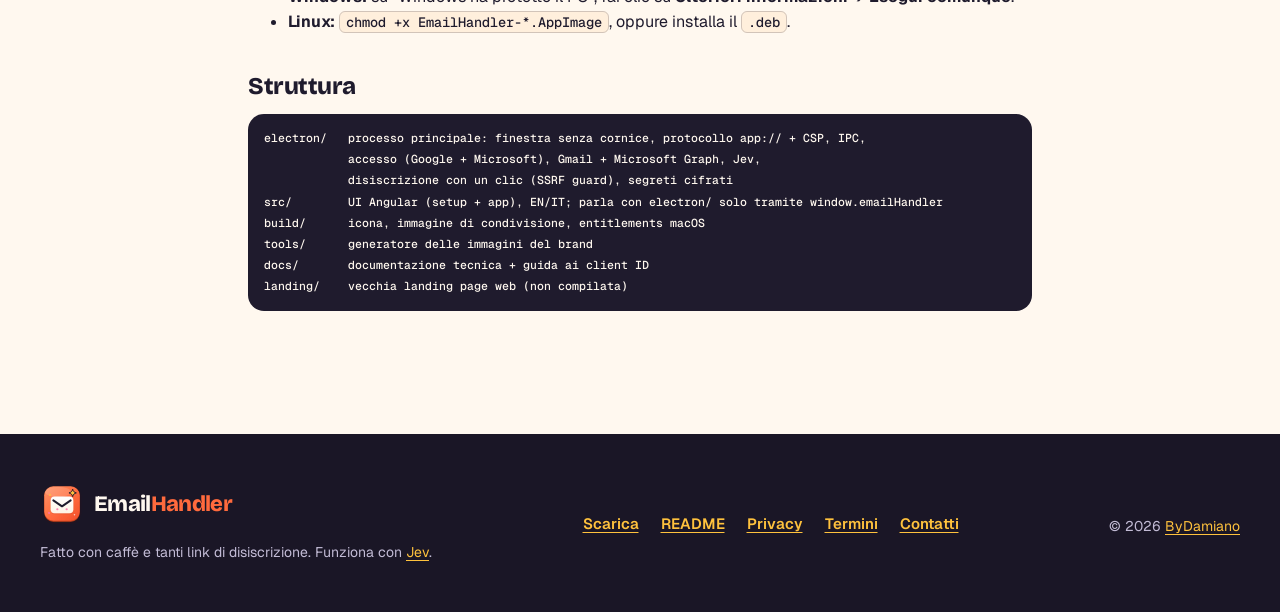
<file: it/readme.html>
<!doctype html>
<html lang="it" data-alt="../readme.html">
  <head>
    <meta charset="utf-8" />
    <meta name="viewport" content="width=device-width, initial-scale=1" />
    <script src="../lang.js"></script>
    <title>README · EmailHandler</title>
    <meta name="description" content="Cosa fa EmailHandler, come protegge la tua posta e come compilarla." />
    <link rel="canonical" href="https://bydamiano.github.io/emailhandler-site/it/readme.html" />
    <link rel="alternate" hreflang="en" href="https://bydamiano.github.io/emailhandler-site/readme.html" />
    <link rel="alternate" hreflang="it" href="https://bydamiano.github.io/emailhandler-site/it/readme.html" />
    <link rel="alternate" hreflang="x-default" href="https://bydamiano.github.io/emailhandler-site/readme.html" />
    <meta name="theme-color" content="#fff8ef" />
    <link rel="icon" href="../assets/icon.svg" type="image/svg+xml" />
    <link rel="icon" href="../assets/icon-192.png" type="image/png" sizes="192x192" />
    <link rel="preconnect" href="https://fonts.googleapis.com" />
    <link rel="preconnect" href="https://fonts.gstatic.com" crossorigin />
    <link rel="stylesheet" href="https://fonts.googleapis.com/css2?family=Bricolage+Grotesque:opsz,wght@12..96,500..800&family=Geist+Mono:wght@400..700&family=Geist:wght@400..700&display=swap" />
    <link rel="stylesheet" href="../style.css" />
  </head>
  <body>
    <a class="skip btn btn-go" href="#main">Vai al contenuto</a>

    <header class="site-header">
      <div class="container">
        <a class="brand" href="./" aria-label="EmailHandler, pagina iniziale">
          <img src="../assets/icon.svg" alt="" width="44" height="44" />
          <span>Email<span class="hot">Handler</span></span>
        </a>
        <nav class="nav" aria-label="Sito">
          <a href="./#levels">Come funziona</a>
          <a href="./#powerups">Potenziamenti</a>
          <a href="./#faq">FAQ</a>
          <a href="readme.html" aria-current="page">README</a>
          <a href="privacy.html">Privacy</a>
        </nav>
        <div class="hdr-end">
          <nav class="lang" aria-label="Lingua">
            <a href="../readme.html" hreflang="en" lang="en" data-lang="en">EN</a>
            <a href="readme.html" hreflang="it" lang="it" data-lang="it" aria-current="true">IT</a>
          </nav>
          <a class="btn btn-go btn-sm" href="./#download">
            <svg viewBox="0 0 24 24" width="18" height="18" fill="none" stroke="currentColor" stroke-width="2.6" stroke-linecap="round" stroke-linejoin="round" aria-hidden="true"><path d="M12 4v11M7 10l5 5 5-5M5 20h14" /></svg>
            <span class="label">Scarica</span>
          </a>
        </div>
      </div>
    </header>

    <main id="main" class="doc readme">
      <p class="eyebrow">README</p>
      <h1>EmailHandler</h1>
      <p class="lead">Un'app desktop gratuita che ripulisce la tua casella di posta con l'AI.</p>
      <p class="meta">macOS · Windows · Linux · Gmail + Outlook · English + Italiano</p>
      <p><img src="../assets/social-preview.png" alt="EmailHandler: pulisci la posta, trasformala in un gioco" width="880" /></p>

      <h2>Cosa fa</h2>
      <table>
        <tbody>
          <tr><td><strong>Etichetta ogni email</strong></td><td>Jev (il modello decisionale di TypeSafe) mette ogni email in una delle 11 etichette colorate (Fatture, Ordini, Newsletter, Promozioni, Social, Lavoro, Personale, Viaggi, Sicurezza, Spam, Altro), nella tua lingua.</td></tr>
          <tr><td><strong>Trova ciò che conta</strong></td><td>Un'etichetta <strong>Importanti</strong> per ricevute, contratti, ricette mediche e conversazioni vere. Si affianca all'etichetta normale.</td></tr>
          <tr><td><strong>Trova cosa puoi eliminare</strong></td><td>Promozioni, avvisi scaduti, vecchi aggiornamenti di spedizione. Le email vecchie (6 mesi o più) ricevono un punteggio di "importanza oggi" da 0 a 4, così puoi liberarti di anni di arretrato, etichettato o no.</td></tr>
          <tr><td><strong>Disiscrive in blocco</strong></td><td>Con un clic (RFC 8058) quando il mittente lo supporta, con un'email quando non lo fa, con un link come ultima risorsa. Mai per lo spam.</td></tr>
          <tr><td><strong>Pulisce per mittente</strong></td><td>Etichetta o cestina tutto ciò che arriva da un mittente in un periodo, vedendo prima il numero esatto.</td></tr>
          <tr><td><strong>Svuota il Cestino</strong></td><td>Un clic, definitivo, con una conferma.</td></tr>
          <tr><td><strong>Più account</strong></td><td>Gmail e Outlook fianco a fianco, una sola chiave Jev per tutti.</td></tr>
        </tbody>
      </table>
      <p><strong>Niente succede da solo.</strong> Ogni azione richiede il tuo clic e mostra prima il numero esatto di email. Le email speciali (Gmail) e contrassegnate (Outlook) non vengono mai toccate. Eliminare sposta prima nel Cestino (30 giorni), a meno che tu non lo svuoti.</p>

      <h2>Privata per scelta</h2>
      <p>Non esiste un server di EmailHandler. Tutto gira sul tuo computer:</p>
      <ul>
        <li>La tua casella viene chiamata direttamente con il tuo accesso (Google o Microsoft).</li>
        <li>Jev viene chiamato direttamente con la tua chiave TypeSafe.</li>
        <li>I token di accesso e la chiave Jev memorizzata sono cifrati con il portachiavi del sistema (Portachiavi, DPAPI, libsecret). Su Linux senza un portachiavi l'app ti avvisa che hanno solo una protezione di base.</li>
        <li>I risultati delle scansioni restano in un database locale, uno per account. Il testo delle email non viene mai salvato.</li>
      </ul>

      <h2>Accesso</h2>
      <p>Fai clic su <strong>Accedi con Google</strong> o <strong>Accedi con Microsoft</strong>. Il browser apre la solita pagina di accesso del provider; approva l'accesso e torni nell'app. Tutto qui: niente configurazione, niente codici da copiare.</p>
      <table>
        <thead><tr><th>Provider</th><th>Funziona con</th></tr></thead>
        <tbody>
          <tr><td><strong>Google</strong></td><td>Gmail, Google Workspace</td></tr>
          <tr><td><strong>Microsoft</strong></td><td>Outlook.com, Hotmail, Live, MSN, Microsoft 365</td></tr>
        </tbody>
      </table>
      <blockquote>
        <p><strong>Durante la beta</strong> Google fa accedere solo i tester invitati e mostra "Google non ha verificato questa app": fai clic su <strong>Avanzate → Vai a EmailHandler</strong>. Microsoft potrebbe indicare l'app come "non verificata". Entrambi gli avvisi spariscono quando l'app viene verificata.</p>
      </blockquote>

      <h2>Sviluppo</h2>
      <p>Richiede Node 24 (<code>nvm use</code>).</p>
      <pre><code>npm install
npm start          # dev server Angular su :4300 + finestra Electron
npm test           # test unitari (SSRF guard, OAuth/PKCE, account, mapping Graph, disiscrizione)
npm run test:it    # test di integrazione Outlook dentro Electron (Microsoft Graph finto)
npm run typecheck  # UI (template inclusi) + Electron
npm run app        # compila, poi avvia l'app compilata
npm run brand      # rigenera icona, og-image e anteprima social di GitHub da build/*.svg|html</code></pre>
      <p>La documentazione tecnica, con cosa fa ogni file e funzione, è in <code>docs/TECHNICAL.md</code> (nel codice sorgente).</p>

      <h3>Client ID (solo per sviluppatori)</h3>
      <p>L'accesso richiede un <strong>client ID</strong> gratuito per provider. Identifica l'app, non l'utente, ed è incluso nell'app, quindi gli utenti non lo vedono mai.</p>
      <ol>
        <li>Creali una volta: guida passo passo in <code>docs/guida-client-id.html</code> (nel codice sorgente).</li>
        <li>Mettili in <code>oauth.config.json</code> nella radice del repo, seguendo <code>oauth.config.example.json</code>. Il file è in .gitignore e viene incluso in ogni build.</li>
        <li>In sviluppo puoi usare invece <code>EH_GOOGLE_CLIENT_ID</code>, <code>EH_GOOGLE_CLIENT_SECRET</code> e <code>EH_MICROSOFT_CLIENT_ID</code>.</li>
      </ol>
      <p>Una build senza client ID mostra il pulsante di quel provider disattivato ("L'accesso non è disponibile in questa build").</p>

      <h2>Creare gli installer (gratis, non firmati)</h2>
      <pre><code>npm run dist:mac     # .dmg + .zip (arm64, x64), firma ad-hoc
npm run dist:win     # installer NSIS (x64, arm64), non firmato
npm run dist:linux   # AppImage + .deb (x64, arm64)
npm run pack         # app non impacchettata per il sistema attuale, per i test</code></pre>
      <p>I file finiscono in <code>release/</code>. Conviene compilare ogni sistema sulla sua macchina, per esempio sui runner gratuiti di GitHub Actions.</p>
      <p>Non essendoci un certificato di firma a pagamento, il primo avvio richiede un passaggio in più:</p>
      <ul>
        <li><strong>macOS:</strong> apri l'app una volta, poi <strong>Impostazioni di Sistema → Privacy e sicurezza → Apri comunque</strong>. Oppure esegui <code>xattr -dr com.apple.quarantine /Applications/EmailHandler.app</code>.</li>
        <li><strong>Windows:</strong> su "Windows ha protetto il PC", fai clic su <strong>Ulteriori informazioni → Esegui comunque</strong>.</li>
        <li><strong>Linux:</strong> <code>chmod +x EmailHandler-*.AppImage</code>, oppure installa il <code>.deb</code>.</li>
      </ul>

      <h2>Struttura</h2>
      <pre><code>electron/   processo principale: finestra senza cornice, protocollo app:// + CSP, IPC,
            accesso (Google + Microsoft), Gmail + Microsoft Graph, Jev,
            disiscrizione con un clic (SSRF guard), segreti cifrati
src/        UI Angular (setup + app), EN/IT; parla con electron/ solo tramite window.emailHandler
build/      icona, immagine di condivisione, entitlements macOS
tools/      generatore delle immagini del brand
docs/       documentazione tecnica + guida ai client ID
landing/    vecchia landing page web (non compilata)</code></pre>
    </main>

    <footer class="night site-footer">
      <div class="container">
        <div>
          <a class="brand" href="./"><img src="../assets/icon.svg" alt="" width="44" height="44" /><span>Email<span class="hot">Handler</span></span></a>
          <p>Fatto con caffè e tanti link di disiscrizione. Funziona con <a href="https://typesafe.ai">Jev</a>.</p>
        </div>
        <nav aria-label="Piè di pagina">
          <a href="./#download">Scarica</a>
          <a href="readme.html">README</a>
          <a href="privacy.html">Privacy</a>
          <a href="terms.html">Termini</a>
          <a href="mailto:bydamiano07@gmail.com">Contatti</a>
        </nav>
        <small>© 2026 <a href="https://bydamiano.me">ByDamiano</a></small>
      </div>
    </footer>
  </body>
</html>
</file>
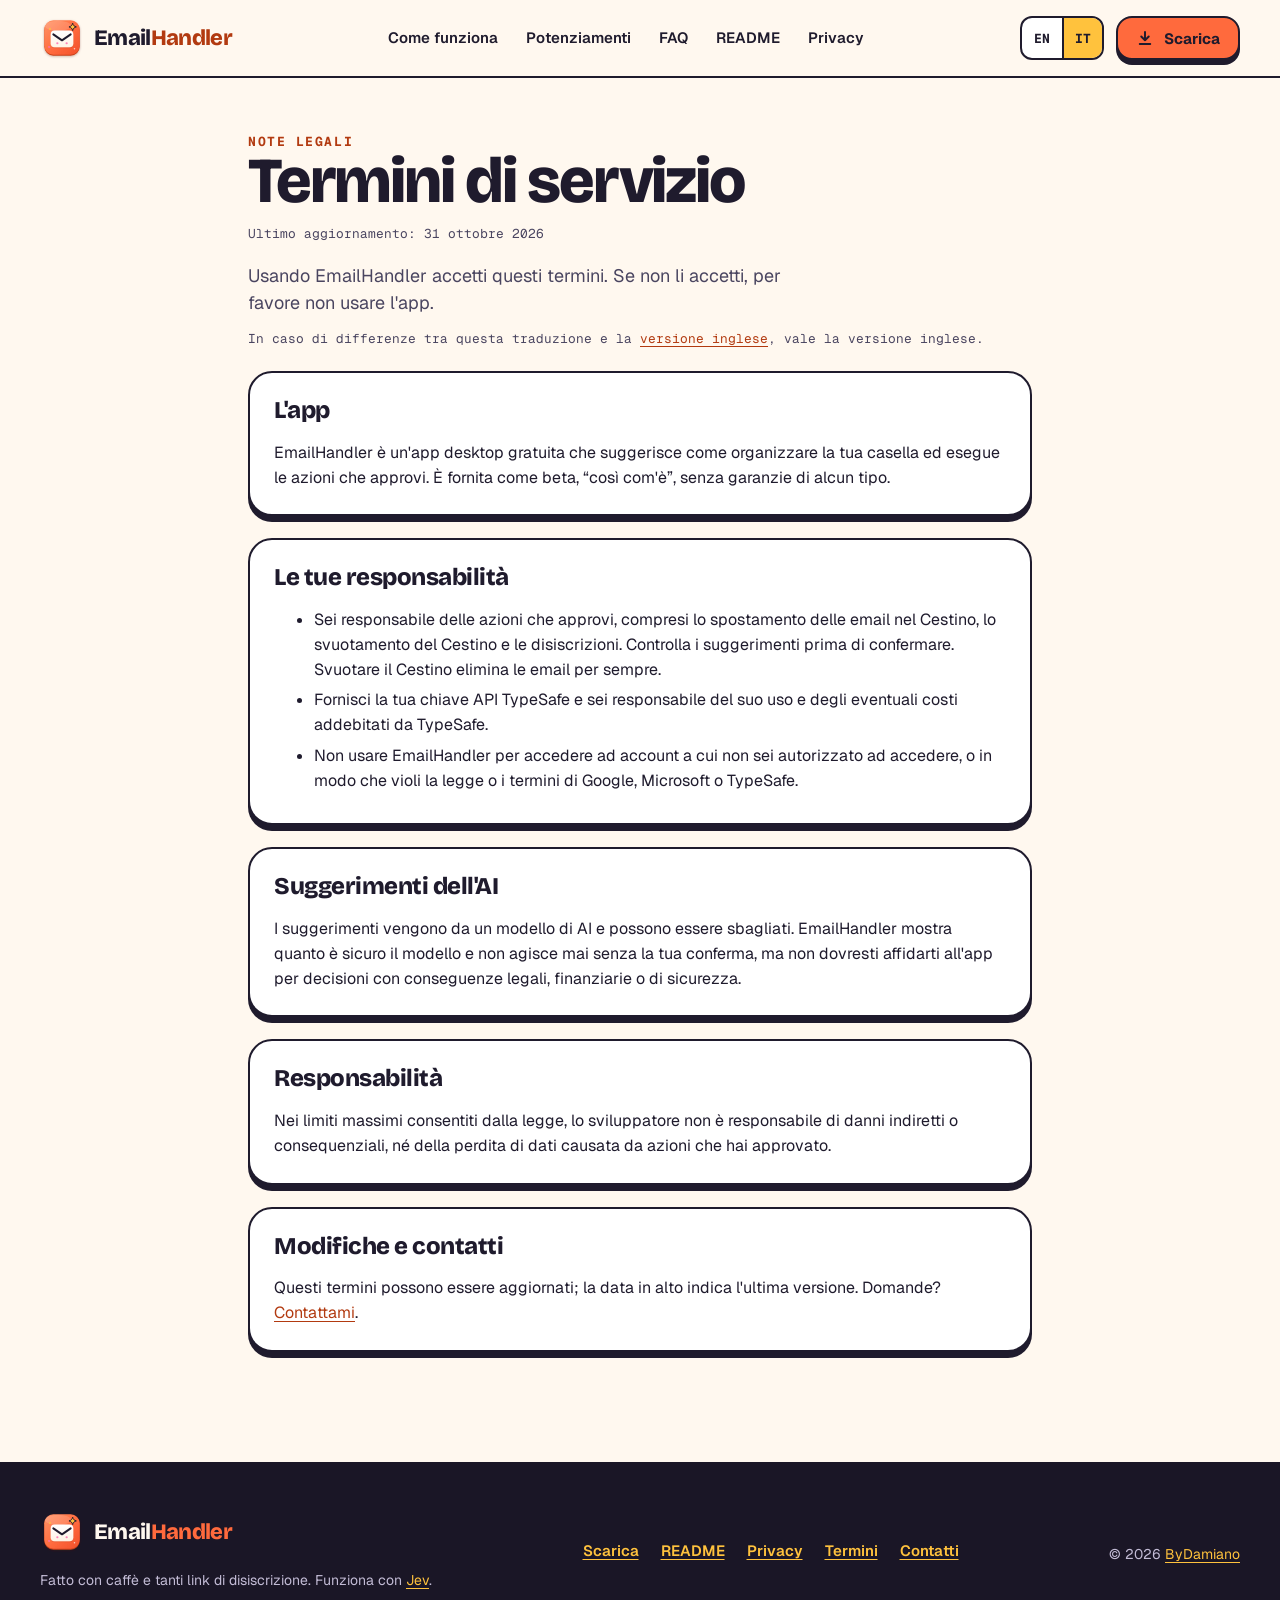
<file: it/terms.html>
<!doctype html>
<html lang="it" data-alt="../terms.html">
  <head>
    <meta charset="utf-8" />
    <meta name="viewport" content="width=device-width, initial-scale=1" />
    <script src="../lang.js"></script>
    <title>Termini di servizio · EmailHandler</title>
    <meta name="description" content="I termini per usare l'app desktop EmailHandler." />
    <link rel="canonical" href="https://bydamiano.github.io/emailhandler-site/it/terms.html" />
    <link rel="alternate" hreflang="en" href="https://bydamiano.github.io/emailhandler-site/terms.html" />
    <link rel="alternate" hreflang="it" href="https://bydamiano.github.io/emailhandler-site/it/terms.html" />
    <link rel="alternate" hreflang="x-default" href="https://bydamiano.github.io/emailhandler-site/terms.html" />
    <meta name="theme-color" content="#fff8ef" />
    <link rel="icon" href="../assets/icon.svg" type="image/svg+xml" />
    <link rel="icon" href="../assets/icon-192.png" type="image/png" sizes="192x192" />
    <link rel="preconnect" href="https://fonts.googleapis.com" />
    <link rel="preconnect" href="https://fonts.gstatic.com" crossorigin />
    <link rel="stylesheet" href="https://fonts.googleapis.com/css2?family=Bricolage+Grotesque:opsz,wght@12..96,500..800&family=Geist+Mono:wght@400..700&family=Geist:wght@400..700&display=swap" />
    <link rel="stylesheet" href="../style.css" />
  </head>
  <body>
    <a class="skip btn btn-go" href="#main">Vai al contenuto</a>

    <header class="site-header">
      <div class="container">
        <a class="brand" href="./" aria-label="EmailHandler, pagina iniziale">
          <img src="../assets/icon.svg" alt="" width="44" height="44" />
          <span>Email<span class="hot">Handler</span></span>
        </a>
        <nav class="nav" aria-label="Sito">
          <a href="./#levels">Come funziona</a>
          <a href="./#powerups">Potenziamenti</a>
          <a href="./#faq">FAQ</a>
          <a href="readme.html">README</a>
          <a href="privacy.html">Privacy</a>
        </nav>
        <div class="hdr-end">
          <nav class="lang" aria-label="Lingua">
            <a href="../terms.html" hreflang="en" lang="en" data-lang="en">EN</a>
            <a href="terms.html" hreflang="it" lang="it" data-lang="it" aria-current="true">IT</a>
          </nav>
          <a class="btn btn-go btn-sm" href="./#download">
            <svg viewBox="0 0 24 24" width="18" height="18" fill="none" stroke="currentColor" stroke-width="2.6" stroke-linecap="round" stroke-linejoin="round" aria-hidden="true"><path d="M12 4v11M7 10l5 5 5-5M5 20h14" /></svg>
            <span class="label">Scarica</span>
          </a>
        </div>
      </div>
    </header>

    <main id="main" class="doc">
      <p class="eyebrow">Note legali</p>
      <h1>Termini di servizio</h1>
      <p class="meta">Ultimo aggiornamento: 31 ottobre 2026</p>
      <p class="lead">Usando EmailHandler accetti questi termini. Se non li accetti, per favore non usare l'app.</p>
      <p class="meta">In caso di differenze tra questa traduzione e la <a href="../terms.html">versione inglese</a>, vale la versione inglese.</p>

      <section class="card">
        <h2>L'app</h2>
        <p>EmailHandler è un'app desktop gratuita che suggerisce come organizzare la tua casella ed esegue le azioni che approvi. È fornita come beta, “così com'è”, senza garanzie di alcun tipo.</p>
      </section>

      <section class="card">
        <h2>Le tue responsabilità</h2>
        <ul>
          <li>Sei responsabile delle azioni che approvi, compresi lo spostamento delle email nel Cestino, lo svuotamento del Cestino e le disiscrizioni. Controlla i suggerimenti prima di confermare. Svuotare il Cestino elimina le email per sempre.</li>
          <li>Fornisci la tua chiave API TypeSafe e sei responsabile del suo uso e degli eventuali costi addebitati da TypeSafe.</li>
          <li>Non usare EmailHandler per accedere ad account a cui non sei autorizzato ad accedere, o in modo che violi la legge o i termini di Google, Microsoft o TypeSafe.</li>
        </ul>
      </section>

      <section class="card">
        <h2>Suggerimenti dell'AI</h2>
        <p>I suggerimenti vengono da un modello di AI e possono essere sbagliati. EmailHandler mostra quanto è sicuro il modello e non agisce mai senza la tua conferma, ma non dovresti affidarti all'app per decisioni con conseguenze legali, finanziarie o di sicurezza.</p>
      </section>

      <section class="card">
        <h2>Responsabilità</h2>
        <p>Nei limiti massimi consentiti dalla legge, lo sviluppatore non è responsabile di danni indiretti o consequenziali, né della perdita di dati causata da azioni che hai approvato.</p>
      </section>

      <section class="card">
        <h2>Modifiche e contatti</h2>
        <p>Questi termini possono essere aggiornati; la data in alto indica l'ultima versione. Domande? <a href="mailto:bydamiano07@gmail.com">Contattami</a>.</p>
      </section>
    </main>

    <footer class="night site-footer">
      <div class="container">
        <div>
          <a class="brand" href="./"><img src="../assets/icon.svg" alt="" width="44" height="44" /><span>Email<span class="hot">Handler</span></span></a>
          <p>Fatto con caffè e tanti link di disiscrizione. Funziona con <a href="https://typesafe.ai">Jev</a>.</p>
        </div>
        <nav aria-label="Piè di pagina">
          <a href="./#download">Scarica</a>
          <a href="readme.html">README</a>
          <a href="privacy.html">Privacy</a>
          <a href="terms.html">Termini</a>
          <a href="mailto:bydamiano07@gmail.com">Contatti</a>
        </nav>
        <small>© 2026 <a href="https://bydamiano.me">ByDamiano</a></small>
      </div>
    </footer>
  </body>
</html>
</file>
<file: style.css>
/*
 * EmailHandler site: "playful neo-brutalism with gamification".
 * Cream ground, ink outlines, hard offset shadows (no blur), candy accents
 * taken from the app icon. Bricolage Grotesque for display, Geist for UI,
 * Geist Mono for HUD numbers. Text colors meet WCAG AA on their grounds.
 * Scroll animations are pure CSS (scroll-driven); without support, or with
 * reduced motion, every element shows its finished state.
 */

:root {
  --ink: #1f1b2d;
  --ink-2: #4a4560;
  --cream: #fff8ef;
  --cream-2: #ffefdc;
  --paper: #ffffff;
  --orange: #ff6a3d;
  --orange-text: #b23a10;
  --sun: #ffc23d;
  --pink: #ff6fae;
  --sky: #5cc8ff;
  --mint: #3ddc97;
  --grape: #8b6cff;
  --night: #1a1626;
  --muted: #c3bcd6;

  --font-display: 'Bricolage Grotesque', system-ui, sans-serif;
  --font-sans: 'Geist', system-ui, sans-serif;
  --font-mono: 'Geist Mono', ui-monospace, SFMono-Regular, Menlo, monospace;
  --pop: cubic-bezier(0.3, 1.6, 0.5, 1);
  --line: 2.5px solid var(--ink);

  color-scheme: light;
}

/* ---------- Base ---------- */

*,
*::before,
*::after {
  box-sizing: border-box;
}

html {
  scroll-behavior: smooth;
  -webkit-text-size-adjust: 100%;
}

body {
  margin: 0;
  background: var(--cream);
  color: var(--ink);
  font: 400 16px/1.55 var(--font-sans);
  -webkit-font-smoothing: antialiased;
  overflow-x: clip;
}

img,
svg {
  max-width: 100%;
}

a {
  color: var(--orange-text);
  text-underline-offset: 3px;
}
a:hover {
  color: var(--ink);
}

:focus-visible {
  outline: 3px solid var(--grape);
  outline-offset: 4px;
  border-radius: 6px;
}

[id] {
  scroll-margin-top: 90px;
}

[hidden] {
  display: none !important;
}

.sr-only {
  position: absolute;
  width: 1px;
  height: 1px;
  overflow: hidden;
  clip: rect(0 0 0 0);
  white-space: nowrap;
}

.skip {
  position: fixed;
  left: 1rem;
  top: -5rem;
  z-index: 100;
}
.skip:focus {
  top: 1rem;
}

.container {
  width: 100%;
  max-width: 1248px;
  margin-inline: auto;
  padding-inline: 24px;
}

/* ---------- Type ---------- */

.display {
  font-family: var(--font-display);
  font-weight: 800;
  letter-spacing: -0.035em;
  line-height: 0.95;
  text-wrap: balance;
  margin: 0;
}

h2.display {
  font-size: clamp(2.6rem, 6vw, 4.75rem);
}

.eyebrow {
  margin: 0;
  font: 700 13px/1.3 var(--font-mono);
  letter-spacing: 0.12em;
  text-transform: uppercase;
  color: var(--orange-text);
}

.lead {
  margin: 18px 0 0;
  max-width: 34rem;
  font-size: 1.125rem;
  line-height: 1.55;
  color: var(--ink-2);
  text-wrap: pretty;
}

.meta,
.mono {
  font-family: var(--font-mono);
}
.meta {
  font-size: 0.8rem;
  color: var(--ink-2);
}

.hot {
  color: var(--orange-text);
}

.section-head {
  max-width: 46rem;
  margin: 0 auto 48px;
  text-align: center;
}
.section-head .display {
  margin-top: 14px;
}
.section-head .lead {
  margin-inline: auto;
}

/* ---------- Buttons: chunky, pressable ---------- */

.btn {
  display: inline-flex;
  align-items: center;
  justify-content: center;
  gap: 10px;
  min-height: 48px;
  padding: 14px 24px;
  border: var(--line);
  border-radius: 16px;
  font: 700 17px/1 var(--font-sans);
  text-decoration: none;
  white-space: nowrap;
  cursor: pointer;
  user-select: none;
  transition:
    transform 0.12s ease,
    box-shadow 0.12s ease;
}
.btn svg {
  flex: none;
}
.btn:hover {
  transform: translateY(-2px);
}
.btn:active {
  transform: translateY(4px);
}

.btn-go,
a.btn-go,
a.btn-go:hover {
  background: var(--orange);
  color: var(--ink);
  box-shadow: 0 5px 0 var(--ink);
}
.btn-ghost,
a.btn-ghost,
a.btn-ghost:hover {
  background: var(--paper);
  color: var(--ink);
  box-shadow: 0 5px 0 var(--ink);
}
.btn-ink,
a.btn-ink,
a.btn-ink:hover {
  background: var(--ink);
  color: var(--cream);
  box-shadow: 0 5px 0 rgb(31 27 45 / 0.35);
}
.btn-go:hover,
.btn-ghost:hover {
  box-shadow: 0 7px 0 var(--ink);
}
.btn-go:active,
.btn-ghost:active {
  box-shadow: 0 1px 0 var(--ink);
}
.btn-lg {
  min-height: 60px;
  padding: 18px 28px;
  font-size: 18px;
}
.btn-sm {
  min-height: 44px;
  padding: 10px 18px;
  font-size: 15px;
  box-shadow: 0 4px 0 var(--ink);
}

/* ---------- Small parts ---------- */

.chip,
.tag {
  display: inline-flex;
  align-items: center;
  gap: 8px;
  background: var(--paper);
  border: var(--line);
  border-radius: 999px;
  font-weight: 700;
  white-space: nowrap;
}
.chip {
  padding: 9px 14px;
  font-size: 15px;
  box-shadow: 0 4px 0 var(--ink);
}
.tag {
  gap: 6px;
  padding: 4px 10px;
  border-width: 2px;
  font-size: 13px;
}
.dot {
  width: 12px;
  height: 12px;
  flex: none;
  border-radius: 50%;
  border: 2px solid var(--ink);
  background: var(--c, var(--ink));
}
.tag .dot {
  width: 10px;
  height: 10px;
}
.badge {
  padding: 5px 10px;
  border: 2px solid var(--ink);
  border-radius: 999px;
  font: 700 13px/1 var(--font-mono);
  white-space: nowrap;
}
.check {
  display: flex;
  align-items: center;
  gap: 8px;
}

/* ---------- Header ---------- */

.site-header {
  position: sticky;
  top: 0;
  z-index: 50;
  background: rgb(255 248 239 / 0.86);
  backdrop-filter: blur(14px);
  -webkit-backdrop-filter: blur(14px);
  border-bottom: var(--line);
}
.site-header .container {
  display: flex;
  align-items: center;
  justify-content: space-between;
  gap: 20px;
  height: 76px;
}
.progress {
  display: none;
  position: absolute;
  left: 0;
  right: 0;
  bottom: -2.5px;
  height: 5px;
  background: var(--orange);
  transform-origin: left;
}

.brand {
  display: inline-flex;
  align-items: center;
  gap: 10px;
  color: var(--ink);
  text-decoration: none;
  font: 800 22px/1 var(--font-display);
  letter-spacing: -0.03em;
}
.brand:hover {
  color: var(--ink);
}
.brand img {
  display: block;
  transition: transform 0.25s var(--pop);
}
.brand:hover img {
  transform: rotate(-8deg) scale(1.06);
}
.brand b,
.brand .hot {
  color: var(--orange-text);
  font-weight: inherit;
}

.nav {
  display: flex;
  gap: 28px;
}
.nav a {
  color: var(--ink);
  text-decoration: none;
  font-weight: 600;
  font-size: 15px;
}
.nav a:hover,
.nav a[aria-current='page'] {
  color: var(--orange-text);
}
.hdr-end {
  display: flex;
  align-items: center;
  gap: 12px;
}

/* EN / IT switch */
.lang {
  display: inline-flex;
  border: var(--line);
  border-radius: 12px;
  overflow: hidden;
  background: var(--paper);
}
.lang a {
  display: grid;
  place-items: center;
  min-width: 40px;
  min-height: 40px;
  padding: 0 8px;
  color: var(--ink);
  font: 700 13px/1 var(--font-mono);
  text-decoration: none;
}
.lang a + a {
  border-left: 2px solid var(--ink);
}
.lang a:hover {
  color: var(--ink);
  background: var(--cream-2);
}
.lang a[aria-current='true'] {
  background: var(--sun);
}

/* ---------- Hero ---------- */

.hero {
  display: grid;
  grid-template-columns: 1.05fr 1fr;
  gap: 56px;
  align-items: center;
  padding-top: 72px;
  padding-bottom: 40px;
}
.pill {
  display: inline-flex;
  align-items: center;
  gap: 10px;
  margin: 0;
  padding: 6px 14px 6px 6px;
  background: var(--paper);
  border: var(--line);
  border-radius: 999px;
  font-weight: 600;
  font-size: 14px;
  box-shadow: 0 3px 0 var(--ink);
}
.pill .badge {
  background: var(--mint);
  font-size: 11px;
  letter-spacing: 0.08em;
}
.hero h1 {
  margin-top: 26px;
  font-size: clamp(3.4rem, 8vw, 6.75rem);
}
.hero h1 span {
  display: block;
}
.squiggle {
  display: block;
  width: 300px;
  max-width: 70%;
  height: 20px;
  margin-top: 6px;
}
.hero .lead {
  margin-top: 22px;
  font-size: 1.19rem;
  max-width: 520px;
}
.hero-actions {
  display: flex;
  flex-wrap: wrap;
  gap: 14px;
  margin-top: 32px;
}
.hero-checks {
  list-style: none;
  padding: 0;
  margin: 30px 0 0;
  display: flex;
  flex-wrap: wrap;
  gap: 10px 22px;
  font-size: 15px;
  font-weight: 600;
}
.hero-meta {
  margin: 18px 0 0;
}

/* The game stage with the mascot. */
.stage {
  position: relative;
  height: 540px;
  border: var(--line);
  border-radius: 36px;
  background-color: var(--cream-2);
  background-image: radial-gradient(rgb(31 27 45 / 0.14) 1.5px, transparent 1.5px);
  background-size: 22px 22px;
  box-shadow: 0 10px 0 var(--ink);
  overflow: hidden;
}
.hud {
  position: absolute;
  left: 20px;
  right: 20px;
  top: 18px;
  z-index: 4;
  display: flex;
  align-items: center;
  gap: 12px;
  padding: 10px 14px;
  background: var(--paper);
  border: var(--line);
  border-radius: 18px;
  box-shadow: 0 4px 0 var(--ink);
}
.hud .badge {
  flex: none;
  background: var(--sun);
  border-radius: 10px;
}
.hud-name {
  flex: none;
  font-weight: 700;
  font-size: 14px;
}
.hud-xp {
  flex: none;
  font: 700 13px/1 var(--font-mono);
}
.xp-track {
  flex: 1;
  height: 16px;
  border: var(--line);
  border-radius: 999px;
  background: var(--paper);
  overflow: hidden;
}
.xp-fill {
  width: 40%;
  height: 100%;
  background: var(--orange);
  border-right: var(--line);
  transition: width 0.35s var(--pop);
}
.stage .chip {
  position: absolute;
  transform: rotate(var(--rot, 0deg));
}
.combo {
  position: absolute;
  left: 34%;
  bottom: 6%;
  z-index: 3;
  padding: 8px 14px;
  background: var(--grape);
  color: #fff;
  border: var(--line);
  border-radius: 12px;
  box-shadow: 0 4px 0 var(--ink);
  font: 800 20px/1 var(--font-display);
}
.poke {
  position: absolute;
  left: 50%;
  top: 52%;
  width: 300px;
  margin: -140px 0 0 -150px;
  padding: 0;
  border: 0;
  background: none;
  cursor: pointer;
}
.poke svg {
  display: block;
  overflow: visible;
  transition: transform 0.12s ease;
}
.poke:active svg {
  transform: scale(0.94);
}
.mascot-shadow {
  position: absolute;
  left: 50%;
  top: 79%;
  width: 180px;
  height: 22px;
  margin-left: -90px;
  border-radius: 50%;
  background: rgb(31 27 45 / 0.18);
}
.eye,
.spark {
  transform-box: fill-box;
  transform-origin: center;
}
.xp-pop,
.lvup {
  position: absolute;
  left: 50%;
  z-index: 6;
  border: var(--line);
  box-shadow: 0 4px 0 var(--ink);
  font-family: var(--font-display);
  font-weight: 800;
  white-space: nowrap;
  pointer-events: none;
  opacity: 0;
}
.xp-pop {
  top: 14%;
  padding: 8px 14px;
  background: var(--sun);
  border-radius: 14px;
  font-size: 30px;
  line-height: 1;
  transform: translateX(-50%);
}
.lvup {
  bottom: 14%;
  padding: 10px 16px;
  background: var(--grape);
  color: #fff;
  border-radius: 14px;
  font-size: 22px;
  line-height: 1;
  transform: translateX(-50%);
}
.xp-pop.go,
.lvup.go {
  opacity: 1;
}
.poke-hint {
  margin: 18px 0 0;
  text-align: center;
  font: 500 13px/1.4 var(--font-mono);
  color: var(--ink-2);
}

/* ---------- Tag marquee ---------- */

.band {
  margin: 40px -20px 0;
  padding: 18px 0;
  background: var(--ink);
  transform: rotate(-2deg);
  overflow: hidden;
}
.band-track {
  display: flex;
  gap: 14px;
  width: max-content;
}
.band .chip {
  box-shadow: none;
  font-size: 16px;
}

/* ---------- Levels: the inbox sorts itself as you scroll ---------- */

.levels {
  position: relative;
  padding-top: 120px;
  padding-bottom: 60px;
}
.levels .section-head {
  margin-bottom: 40px;
}
.track-line {
  position: absolute;
  left: 58px;
  top: 340px;
  bottom: 120px;
  width: 6px;
  border-radius: 6px;
  background: repeating-linear-gradient(to bottom, rgb(31 27 45 / 0.25) 0 10px, transparent 10px 20px);
}
.track-fill {
  position: absolute;
  inset: 0;
  border-radius: 6px;
  background: var(--ink);
  transform-origin: top;
}
.lv {
  display: grid;
  grid-template-columns: 72px minmax(0, 1fr) minmax(0, 1.15fr);
  gap: 40px;
  align-items: center;
  padding: 56px 0;
}
.lv-node {
  position: relative;
  z-index: 2;
  display: grid;
  place-items: center;
  width: 72px;
  height: 72px;
  border: var(--line);
  border-radius: 22px;
  background: var(--orange);
  box-shadow: 0 5px 0 var(--ink);
  font: 800 32px/1 var(--font-display);
}
.lv h3 {
  margin-top: 12px;
  font-size: clamp(2.1rem, 4vw, 3.25rem);
}
.lv-text p:last-child {
  margin: 16px 0 0;
  font-size: 17px;
  line-height: 1.6;
  color: var(--ink-2);
}
.vis {
  position: relative;
  padding: 20px;
  background: var(--paper);
  border: var(--line);
  border-radius: 28px;
  box-shadow: 0 10px 0 var(--ink);
}
.vis-top {
  display: flex;
  align-items: center;
  justify-content: space-between;
  gap: 12px;
  padding: 2px 6px 16px;
}
.mail {
  display: flex;
  flex-direction: column;
  gap: 10px;
}
.mrow {
  display: flex;
  align-items: center;
  gap: 14px;
  padding: 12px 14px;
  background: var(--paper);
  border: 2px solid var(--ink);
  border-radius: 16px;
}
.mrow > div {
  min-width: 0;
  flex: 1;
}
.mrow .tags {
  flex: none;
  display: flex;
  gap: 6px;
  flex-wrap: wrap;
  justify-content: flex-end;
}
.av {
  display: grid;
  place-items: center;
  width: 40px;
  height: 40px;
  flex: none;
  border: 2px solid var(--ink);
  border-radius: 12px;
  background: var(--c, var(--sun));
  font: 800 18px/1 var(--font-display);
}
.who {
  font-weight: 700;
  font-size: 15px;
}
.subj {
  font-size: 14px;
  color: var(--ink-2);
  white-space: nowrap;
  overflow: hidden;
  text-overflow: ellipsis;
}
.slot {
  border: 2px dashed rgb(31 27 45 / 0.3);
  border-radius: 18px;
}
.trash-bar {
  display: flex;
  align-items: center;
  justify-content: space-between;
  gap: 14px;
  flex-wrap: wrap;
  margin-top: 16px;
  padding: 14px 16px;
  background: var(--ink);
  color: var(--cream);
  border-radius: 18px;
  font-weight: 600;
  font-size: 15px;
}
.trash-bar > span {
  display: flex;
  align-items: center;
  gap: 12px;
}
.bin {
  display: grid;
  place-items: center;
  width: 40px;
  height: 40px;
  border-radius: 12px;
  background: var(--orange);
  border: 2px solid var(--cream);
}
.trash-bar .btn {
  min-height: 40px;
  padding: 8px 14px;
  font-size: 14px;
  border-color: var(--cream);
  box-shadow: 0 3px 0 var(--cream);
  pointer-events: none;
}
.boss-card {
  display: flex;
  align-items: center;
  gap: 18px;
  padding: 18px;
  background: var(--cream);
  border: 2px solid var(--ink);
  border-radius: 20px;
}
.boss-card .av {
  width: 72px;
  height: 72px;
  border-radius: 20px;
  font-size: 34px;
  color: #fff;
}
.boss-card .display {
  font-size: 30px;
}
.hp-row {
  display: flex;
  align-items: center;
  gap: 10px;
  margin-top: 12px;
  font: 700 13px/1 var(--font-mono);
}
.hp {
  flex: 1;
  height: 22px;
  border: var(--line);
  border-radius: 999px;
  background: var(--paper);
  overflow: hidden;
}
.hp-fill {
  width: 100%;
  height: 100%;
  background: var(--pink);
  transform-origin: left;
  transform: scaleX(0);
}
.ko {
  position: absolute;
  right: 22px;
  top: 58px;
  display: inline-flex;
  align-items: center;
  gap: 8px;
  padding: 10px 16px;
  background: var(--mint);
  border: var(--line);
  border-radius: 14px;
  box-shadow: 0 4px 0 var(--ink);
  font: 800 20px/1 var(--font-display);
  transform: rotate(-6deg);
}
.vis-foot {
  display: flex;
  flex-wrap: wrap;
  gap: 8px;
  margin-top: 16px;
}

/* ---------- Power-ups ---------- */

.powerups {
  padding-top: 100px;
  padding-bottom: 120px;
}
.split-head {
  display: flex;
  flex-wrap: wrap;
  align-items: flex-end;
  justify-content: space-between;
  gap: 24px;
  margin-bottom: 44px;
}
.split-head > div {
  max-width: 40rem;
}
.split-head .display {
  margin-top: 14px;
}
.split-head .lead {
  margin: 0;
  max-width: 24rem;
}
.pu-grid {
  display: grid;
  grid-template-columns: repeat(4, minmax(0, 1fr));
  gap: 22px;
  list-style: none;
  margin: 0;
  padding: 0;
}
.pu-card {
  height: 100%;
  padding: 24px;
  background: var(--paper);
  border: var(--line);
  border-radius: 24px;
  box-shadow: 0 6px 0 var(--ink);
  transition:
    translate 0.2s var(--pop),
    rotate 0.2s,
    box-shadow 0.2s;
}
.pu-card:hover {
  translate: 0 -6px;
  rotate: -1.2deg;
  box-shadow: 0 12px 0 var(--ink);
}
.pu-card.gold {
  background: var(--sun);
}
.pu-top {
  display: flex;
  justify-content: space-between;
  align-items: flex-start;
}
.tile {
  display: grid;
  place-items: center;
  width: 56px;
  height: 56px;
  border: var(--line);
  border-radius: 16px;
  background: var(--c);
  box-shadow: 0 3px 0 var(--ink);
}
.rar {
  padding: 4px 9px;
  border: 2px solid var(--ink);
  border-radius: 999px;
  background: var(--c);
  font: 700 11px/1.3 var(--font-mono);
  letter-spacing: 0.1em;
  text-transform: uppercase;
}
.pu-card h3 {
  margin: 18px 0 8px;
  font: 800 22px/1.1 var(--font-display);
  letter-spacing: -0.02em;
}
.pu-card p {
  margin: 0;
  font-size: 15px;
  line-height: 1.5;
  color: var(--ink-2);
}
.pu-card.gold p {
  color: var(--ink);
}

/* ---------- Privacy (night) ---------- */

.night {
  background: var(--night);
  color: var(--cream);
}
.night a {
  color: var(--sun);
}
.night a:hover {
  color: #fff;
}
.night .eyebrow {
  color: var(--sun);
}
.night .lead {
  color: var(--muted);
}
.privacy {
  padding: 120px 0;
}
.privacy .container {
  display: grid;
  grid-template-columns: 1fr 1fr;
  gap: 64px;
  align-items: center;
}
.privacy h2 {
  margin-top: 14px;
}
.checks {
  list-style: none;
  padding: 0;
  margin: 32px 0 0;
  display: flex;
  flex-direction: column;
  gap: 16px;
}
.checks li {
  display: flex;
  gap: 14px;
  align-items: flex-start;
  font-size: 16px;
  line-height: 1.5;
  color: var(--muted);
}
.chk-i {
  display: grid;
  place-items: center;
  width: 28px;
  height: 28px;
  flex: none;
  border-radius: 9px;
  background: var(--mint);
  border: 2px solid var(--cream);
}
.flow {
  width: 100%;
  max-width: 480px;
  margin: 0 auto;
}
.flow-row {
  display: grid;
  grid-template-columns: repeat(2, minmax(0, 1fr));
  gap: 20px;
}
.nbox {
  padding: 16px 18px;
  border: 2.5px solid var(--cream);
  border-radius: 20px;
  text-align: center;
  font-weight: 700;
  font-size: 17px;
}
.nbox small {
  display: block;
  margin-top: 4px;
  font: 400 12px/1.3 var(--font-mono);
  color: var(--muted);
}
.wire {
  width: 5px;
  height: 56px;
  margin: 0 auto;
  background: repeating-linear-gradient(to bottom, var(--cream) 0 9px, transparent 9px 18px);
  background-size: 5px 18px;
}
.me {
  display: flex;
  align-items: center;
  justify-content: center;
  gap: 16px;
  padding: 22px;
  background: var(--orange);
  color: var(--ink);
  border: 2.5px solid var(--cream);
  border-radius: 24px;
  box-shadow: 0 6px 0 var(--cream);
}
.me .display {
  font-size: 28px;
}
.cut {
  position: relative;
  height: 70px;
}
.cut .wire {
  height: 70px;
  opacity: 0.35;
}
.cut span {
  position: absolute;
  left: 50%;
  top: 50%;
  display: grid;
  place-items: center;
  width: 34px;
  height: 34px;
  margin: -17px 0 0 -17px;
  border-radius: 50%;
  background: var(--pink);
  border: 2.5px solid var(--cream);
}
.ghost {
  position: relative;
  padding: 18px;
  border: 2.5px dashed rgb(255 248 239 / 0.4);
  border-radius: 20px;
  text-align: center;
  color: var(--muted);
}
.ghost s {
  font-weight: 700;
  font-size: 17px;
  text-decoration-thickness: 3px;
  text-decoration-color: var(--pink);
}
.ghost .badge {
  position: absolute;
  right: -12px;
  top: -16px;
  transform: rotate(6deg);
  background: var(--sun);
  color: var(--ink);
  border-radius: 10px;
  font-size: 12px;
}

/* ---------- Download ---------- */

.download {
  padding-top: 120px;
  padding-bottom: 100px;
}
.phone-note {
  margin: 0 auto 28px;
  max-width: 40rem;
  padding: 16px 20px;
  background: var(--paper);
  border: var(--line);
  border-radius: 18px;
  text-align: center;
}
.pf-grid {
  display: grid;
  grid-template-columns: repeat(4, minmax(0, 1fr));
  gap: 18px;
}
.pf {
  position: relative;
  display: flex;
  flex-direction: column;
  align-items: flex-start;
  gap: 6px;
  min-height: 150px;
  padding: 22px;
  background: var(--paper);
  border: var(--line);
  border-radius: 24px;
  box-shadow: 0 5px 0 var(--ink);
  color: var(--ink);
  font: inherit;
  text-align: left;
  cursor: pointer;
  transition:
    transform 0.15s var(--pop),
    box-shadow 0.15s,
    background 0.2s;
}
.pf:hover {
  transform: translateY(-2px);
}
.pf[aria-pressed='true'] {
  background: var(--sun);
  box-shadow: 0 9px 0 var(--ink);
  transform: translateY(-4px);
}
.pf strong {
  margin-top: 8px;
  font-size: 18px;
}
.pf span {
  font-size: 14px;
  color: var(--ink-2);
}
.pf .sel {
  display: none;
  position: absolute;
  top: -13px;
  right: 16px;
  padding: 5px 10px;
  background: var(--ink);
  color: var(--sun);
  border-radius: 999px;
  font: 700 11px/1 var(--font-mono);
  letter-spacing: 0.1em;
  text-transform: uppercase;
}
.pf[aria-pressed='true'] .sel {
  display: block;
}
.pf .mine {
  display: none;
  font: 700 11px/1 var(--font-mono);
  letter-spacing: 0.08em;
  text-transform: uppercase;
  color: var(--orange-text);
}
.pf.is-mine .mine {
  display: block;
}

.start {
  display: grid;
  grid-template-columns: minmax(0, 1fr) minmax(0, 1.2fr);
  margin-top: 34px;
  background: var(--paper);
  border: var(--line);
  border-radius: 28px;
  box-shadow: 0 10px 0 var(--ink);
  overflow: hidden;
}
.start-go {
  display: flex;
  flex-direction: column;
  justify-content: center;
  gap: 18px;
  padding: 36px;
  background: var(--ink);
  color: var(--cream);
}
.start-go .eyebrow {
  color: var(--sun);
}
.start-go .display {
  font-size: 34px;
  line-height: 1.05;
}
.start-go .btn {
  align-self: flex-start;
  border-color: var(--cream);
  box-shadow: 0 5px 0 var(--cream);
}
.start-go .meta {
  color: var(--muted);
}
.quests {
  padding: 36px;
}
.quests .eyebrow {
  margin-bottom: 18px;
}
.quests ol {
  list-style: none;
  padding: 0;
  margin: 0;
  display: flex;
  flex-direction: column;
  gap: 14px;
  counter-reset: quest;
}
.quests li {
  display: flex;
  gap: 14px;
  align-items: flex-start;
  font-size: 15px;
  line-height: 1.5;
  counter-increment: quest;
}
.quests li::before {
  content: counter(quest);
  display: grid;
  place-items: center;
  width: 30px;
  height: 30px;
  flex: none;
  border: 2px solid var(--ink);
  border-radius: 10px;
  background: var(--sun);
  font: 800 15px/1 var(--font-display);
}
.quests code {
  font: 500 0.85em var(--font-mono);
  background: var(--cream-2);
  border-radius: 6px;
  padding: 1px 6px;
  overflow-wrap: anywhere;
}
.quests > p {
  margin: 20px 0 0;
  font-size: 14px;
  color: var(--ink-2);
}
.alt-links {
  margin: 26px auto 0;
  max-width: 52rem;
  text-align: center;
  font-size: 14px;
  line-height: 1.7;
  color: var(--ink-2);
}
.beta {
  display: flex;
  gap: 18px;
  align-items: flex-start;
  margin-top: 36px;
  padding: 24px;
  background: var(--sun);
  border: var(--line);
  border-radius: 24px;
  box-shadow: 0 6px 0 var(--ink);
}
.beta .tile {
  --c: var(--paper);
  width: 48px;
  height: 48px;
  border-radius: 14px;
  box-shadow: none;
  flex: none;
}
.beta h3 {
  font-size: 24px;
  letter-spacing: -0.02em;
}
.beta p {
  margin: 8px 0 0;
  font-size: 15px;
  line-height: 1.6;
}
.beta a {
  color: var(--ink);
  font-weight: 700;
}

/* ---------- FAQ ---------- */

.faq {
  display: grid;
  grid-template-columns: minmax(0, 1fr) minmax(0, 1.6fr);
  gap: 56px;
  padding-top: 60px;
  padding-bottom: 120px;
}
.faq h2 {
  margin-top: 14px;
}
.faq-list {
  display: flex;
  flex-direction: column;
  gap: 14px;
}
.faq details {
  padding: 0 22px;
  background: var(--paper);
  border: var(--line);
  border-radius: 20px;
  box-shadow: 0 5px 0 var(--ink);
}
.faq summary {
  list-style: none;
  display: flex;
  justify-content: space-between;
  align-items: center;
  gap: 20px;
  min-height: 64px;
  font-weight: 700;
  font-size: 17px;
  cursor: pointer;
}
.faq summary::-webkit-details-marker {
  display: none;
}
.plus {
  display: grid;
  place-items: center;
  width: 32px;
  height: 32px;
  flex: none;
  border: 2px solid var(--ink);
  border-radius: 10px;
  background: var(--sun);
  transition: transform 0.25s var(--pop);
}
.faq details[open] .plus {
  transform: rotate(45deg);
}
.faq details p {
  margin: 0 0 20px;
  color: var(--ink-2);
  line-height: 1.6;
}

/* ---------- Final call ---------- */

.final {
  padding-bottom: 120px;
}
.cta {
  position: relative;
  overflow: hidden;
  padding: 40px 32px 44px;
  background: var(--orange);
  border: var(--line);
  border-radius: 40px;
  box-shadow: 0 10px 0 var(--ink);
  text-align: center;
}
.cta-in {
  position: relative;
}
.cta img {
  display: block;
  margin: 0 auto;
}
.cta .eyebrow {
  margin-top: 14px;
  color: var(--ink);
}
.cta h2.display {
  margin: 10px auto 0;
  max-width: 900px;
  font-size: clamp(2.25rem, 4.6vw, 3.75rem);
}
.cta p {
  margin: 12px auto 0;
  max-width: 520px;
  font-size: 17px;
  font-weight: 500;
}
.cta .btn {
  margin-top: 22px;
}
.conf {
  position: absolute;
  top: -40px;
  width: 16px;
  height: 16px;
  border: 2px solid var(--ink);
  border-radius: 4px;
  background: var(--c);
}
.conf.round {
  border-radius: 50%;
}
.conf.long {
  width: 12px;
  height: 22px;
}

/* ---------- Footer ---------- */

.site-footer {
  padding: 48px 0;
}
.site-footer .container {
  display: flex;
  flex-wrap: wrap;
  align-items: center;
  justify-content: space-between;
  gap: 24px;
}
.site-footer .brand {
  color: var(--cream);
}
.site-footer .brand .hot {
  color: var(--orange);
}
.site-footer p,
.site-footer small {
  margin: 8px 0 0;
  font-size: 14px;
  color: var(--muted);
}
.site-footer nav {
  display: flex;
  flex-wrap: wrap;
  gap: 22px;
  font-weight: 600;
  font-size: 15px;
}

/* ---------- Download toast ---------- */

.toast {
  position: fixed;
  left: 50%;
  bottom: 24px;
  z-index: 90;
  display: flex;
  align-items: center;
  gap: 14px;
  width: min(560px, calc(100% - 32px));
  padding: 14px 18px;
  background: var(--paper);
  border: var(--line);
  border-radius: 20px;
  box-shadow: 0 6px 0 var(--ink);
  transform: translate(-50%, 160%);
  opacity: 0;
  transition:
    transform 0.35s var(--pop),
    opacity 0.2s;
}
.toast.show {
  transform: translate(-50%, 0);
  opacity: 1;
}
.toast p {
  margin: 0;
  font-size: 15px;
  font-weight: 500;
}
.toast img {
  flex: none;
}

/* ---------- Text pages (README, privacy, terms) ---------- */

.doc {
  max-width: 52rem;
  margin-inline: auto;
  padding: 56px 24px 110px;
}
.doc > h1 {
  margin: 0;
  font: 800 clamp(2.6rem, 9vw, 4rem) / 0.95 var(--font-display);
  letter-spacing: -0.035em;
}
.doc > .meta {
  margin: 12px 0 0;
}
.card {
  margin-top: 22px;
  padding: 24px;
  background: var(--paper);
  border: var(--line);
  border-radius: 24px;
  box-shadow: 0 6px 0 var(--ink);
}
.card h2,
.readme h2 {
  margin: 0 0 10px;
  font: 800 1.5rem/1.15 var(--font-display);
  letter-spacing: -0.02em;
}
.card p:last-child,
.card ul:last-child {
  margin-bottom: 0;
}
.card li {
  margin-bottom: 6px;
}
.doc code {
  font: 500 0.85em var(--font-mono);
  background: var(--cream-2);
  border: 1.5px solid rgb(31 27 45 / 0.2);
  border-radius: 6px;
  padding: 1px 6px;
  overflow-wrap: anywhere;
}
.readme img {
  max-width: 100%;
  height: auto;
}
.readme h2 {
  margin-top: 2.4rem;
}
.readme table {
  display: block;
  width: 100%;
  overflow-x: auto;
  border-collapse: collapse;
  font-size: 0.95rem;
  background: var(--paper);
  border: var(--line);
  border-radius: 18px;
}
.readme th,
.readme td {
  padding: 10px 12px;
  text-align: left;
  vertical-align: top;
  border-bottom: 1.5px solid rgb(31 27 45 / 0.12);
}
.readme pre {
  overflow-x: auto;
  padding: 14px 16px;
  background: var(--ink);
  color: var(--cream);
  border-radius: 16px;
  font-size: 0.85rem;
}
.readme pre code {
  background: none;
  border: 0;
  padding: 0;
  color: inherit;
}
.readme hr {
  margin: 2rem 0;
  border: 0;
  border-top: var(--line);
}
.readme blockquote {
  margin: 1rem 0;
  padding: 12px 16px;
  background: var(--sun);
  border: var(--line);
  border-radius: 16px;
}

/* ---------- Motion ---------- */

@keyframes float {
  0%, 100% { transform: translateY(0) rotate(-2deg); }
  50% { transform: translateY(-16px) rotate(2deg); }
}
@keyframes bob {
  0%, 100% { transform: translateY(0) rotate(var(--rot, 0deg)); }
  50% { transform: translateY(-12px) rotate(var(--rot, 0deg)); }
}
@keyframes blink {
  0%, 93%, 100% { transform: scaleY(1); }
  96% { transform: scaleY(0.1); }
}
@keyframes spin {
  to { transform: rotate(360deg); }
}
@keyframes squash {
  0%, 100% { transform: scaleX(1); }
  50% { transform: scaleX(0.78); }
}
@keyframes marquee {
  to { transform: translateX(-50%); }
}
@keyframes xp-pop {
  0% { opacity: 0; transform: translate(-50%, 16px) scale(0.5); }
  18% { opacity: 1; transform: translate(-50%, -6px) scale(1.15); }
  30% { transform: translate(-50%, -12px) scale(1); }
  100% { opacity: 0; transform: translate(-50%, -80px) scale(1); }
}
@keyframes lvup {
  0% { opacity: 0; transform: translateX(-50%) scale(0.3) rotate(-10deg); }
  25% { opacity: 1; transform: translateX(-50%) scale(1.15) rotate(3deg); }
  40% { transform: translateX(-50%) scale(1) rotate(0); }
  85% { opacity: 1; }
  100% { opacity: 0; }
}
@keyframes rise {
  from { opacity: 0; transform: translateY(28px); }
}
@keyframes combo {
  0%, 100% { transform: rotate(-8deg) scale(1); }
  50% { transform: rotate(-3deg) scale(1.08); }
}
@keyframes flow {
  to { background-position: 0 18px; }
}
@keyframes fall {
  to { transform: translateY(560px) rotate(600deg); }
}
@keyframes pulse {
  0%, 100% { transform: scale(1); }
  50% { transform: scale(1.12); }
}

/* Scroll-driven keyframes */
@keyframes sr-rise {
  from { opacity: 0; transform: translateY(60px) scale(0.96); }
}
@keyframes sr-pop {
  from { opacity: 0; transform: translateY(60px) scale(0.82) rotate(-5deg); }
}
@keyframes untangle {
  from { transform: translate(var(--tx), var(--ty)) rotate(var(--r)); }
}
@keyframes stamp {
  0% { opacity: 0; transform: scale(2.8) rotate(-14deg); }
  60% { opacity: 1; transform: scale(0.9) rotate(3deg); }
  100% { opacity: 1; transform: none; }
}
@keyframes to-trash {
  to { transform: translate(115%, 24px) rotate(16deg) scale(0.5); opacity: 0; }
}
@keyframes wiggle {
  0%, 100% { transform: none; }
  25% { transform: rotate(-7deg) scale(1.06); }
  75% { transform: rotate(7deg) scale(1.06); }
}
@keyframes hp {
  from { transform: scaleX(1); }
  to { transform: scaleX(0); }
}
@keyframes shake {
  0%, 100% { transform: none; }
  15% { transform: translateX(-8px) rotate(-1.5deg); }
  30% { transform: translateX(8px) rotate(1.5deg); }
  45% { transform: translateX(-6px); }
  60% { transform: translateX(6px); }
  80% { transform: translateX(-3px); }
}
@keyframes grow-y {
  from { transform: scaleY(0); }
}
@keyframes grow-x {
  from { transform: scaleX(0); }
}
@keyframes node-on {
  from { background: #fff; transform: scale(0.8) rotate(-8deg); }
}
@keyframes parallax {
  to { transform: translateY(-90px); }
}
@keyframes zoom {
  from { opacity: 0; transform: scale(0.82) rotate(-2deg); }
}

@media (prefers-reduced-motion: no-preference) {
  .float { animation: float 4.5s ease-in-out infinite; }
  .stage .chip { animation: bob 3.6s ease-in-out infinite; }
  .eye { animation: blink 4.2s infinite; }
  .spark { animation: spin 9s linear infinite; }
  .mascot-shadow { animation: squash 4.5s ease-in-out infinite; }
  .band-track { animation: marquee 38s linear infinite; }
  .band:hover .band-track { animation-play-state: paused; }
  .xp-pop.go { animation: xp-pop 1.1s ease-out forwards; }
  .lvup.go { animation: lvup 2.2s ease-out forwards; }
  .in { animation: rise 0.8s cubic-bezier(0.2, 0.9, 0.3, 1.2) both; animation-delay: calc(var(--d, 0) * 90ms); }
  .combo { animation: combo 1.6s ease-in-out infinite; }
  .wire { animation: flow 0.9s linear infinite; }
  .conf { animation: fall linear infinite; }
  .pulse { animation: pulse 1.8s ease-in-out infinite; }

  @supports (animation-timeline: view()) {
    .progress { display: block; animation: grow-x linear both; animation-timeline: scroll(root); }
    .parallax { animation: parallax linear both; animation-timeline: scroll(root); animation-range: 0 700px; }
    .sr { animation: sr-rise linear both; animation-timeline: view(); animation-range: entry 0% cover 30%; }
    .pu { animation: sr-pop linear both; animation-timeline: view(); animation-range: entry calc(var(--i) * 7%) cover calc(24% + var(--i) * 4%); }
    .zoom { animation: zoom linear both; animation-timeline: view(); animation-range: entry 0% cover 40%; }
    .levels { view-timeline: --levels block; }
    .track-fill { animation: grow-y linear both; animation-timeline: --levels; animation-range: entry 40% exit 40%; }
    .lv { view-timeline: --lv block; }
    .lv-node { animation: node-on linear both; animation-timeline: --lv; animation-range: cover 25% cover 40%; }
    .l1 .mess { animation: untangle linear both; animation-timeline: --lv; animation-range: cover 15% cover 48%; }
    .l2 .stamp { animation: stamp linear both; animation-timeline: --lv; animation-range: cover calc(20% + var(--i) * 6%) cover calc(30% + var(--i) * 6%); }
    .l3 .junk { animation: to-trash linear both; animation-timeline: --lv; animation-range: cover 30% cover 50%; }
    .l3 .bin { animation: wiggle linear both; animation-timeline: --lv; animation-range: cover 44% cover 56%; }
    .l4 .hp-fill { animation: hp linear both; animation-timeline: --lv; animation-range: cover 22% cover 48%; }
    .l4 .boss { animation: shake linear both; animation-timeline: --lv; animation-range: cover 22% cover 48%; }
    .l4 .ko { animation: stamp linear both; animation-timeline: --lv; animation-range: cover 47% cover 56%; }
  }
}

@media (prefers-reduced-motion: reduce) {
  html { scroll-behavior: auto; }
  .btn, .pf, .pu-card, .toast, .plus { transition: none; }
}

/* ---------- Tablets and phones ---------- */

@media (max-width: 960px) {
  .hero,
  .privacy .container,
  .faq,
  .start {
    grid-template-columns: minmax(0, 1fr);
  }
  .pu-grid,
  .pf-grid {
    grid-template-columns: repeat(2, minmax(0, 1fr));
  }
  .lv {
    grid-template-columns: 52px minmax(0, 1fr);
    gap: 20px;
    padding: 40px 0;
  }
  .lv .vis {
    grid-column: 1 / -1;
  }
  .lv-node {
    width: 52px;
    height: 52px;
    border-radius: 16px;
    font-size: 24px;
  }
  .track-line {
    display: none;
  }
}

@media (max-width: 820px) {
  .nav {
    display: none;
  }
}

@media (max-width: 480px) {
  .site-header .container {
    gap: 10px;
  }
  .brand {
    font-size: 19px;
  }
  .hdr-end .btn-sm .label {
    position: absolute;
    width: 1px;
    height: 1px;
    overflow: hidden;
    clip: rect(0 0 0 0);
  }
  .hdr-end .btn-sm {
    padding: 10px 12px;
  }
}

@media (max-width: 560px) {
  .pu-grid,
  .pf-grid {
    grid-template-columns: minmax(0, 1fr);
  }
  .hero {
    padding-top: 48px;
  }
  .stage {
    height: 440px;
  }
  .poke {
    width: 230px;
    margin: -110px 0 0 -115px;
  }
  .stage .chip {
    font-size: 13px;
    padding: 7px 11px;
  }
  .hide-sm,
  .combo {
    display: none;
  }
  .hero-actions .btn {
    width: 100%;
    white-space: normal;
    text-align: center;
  }
  .ko {
    top: 50px;
    right: 12px;
    font-size: 16px;
  }
  .start-go,
  .quests {
    padding: 26px;
  }
  .cta {
    padding: 32px 20px 36px;
  }
}
</file>
